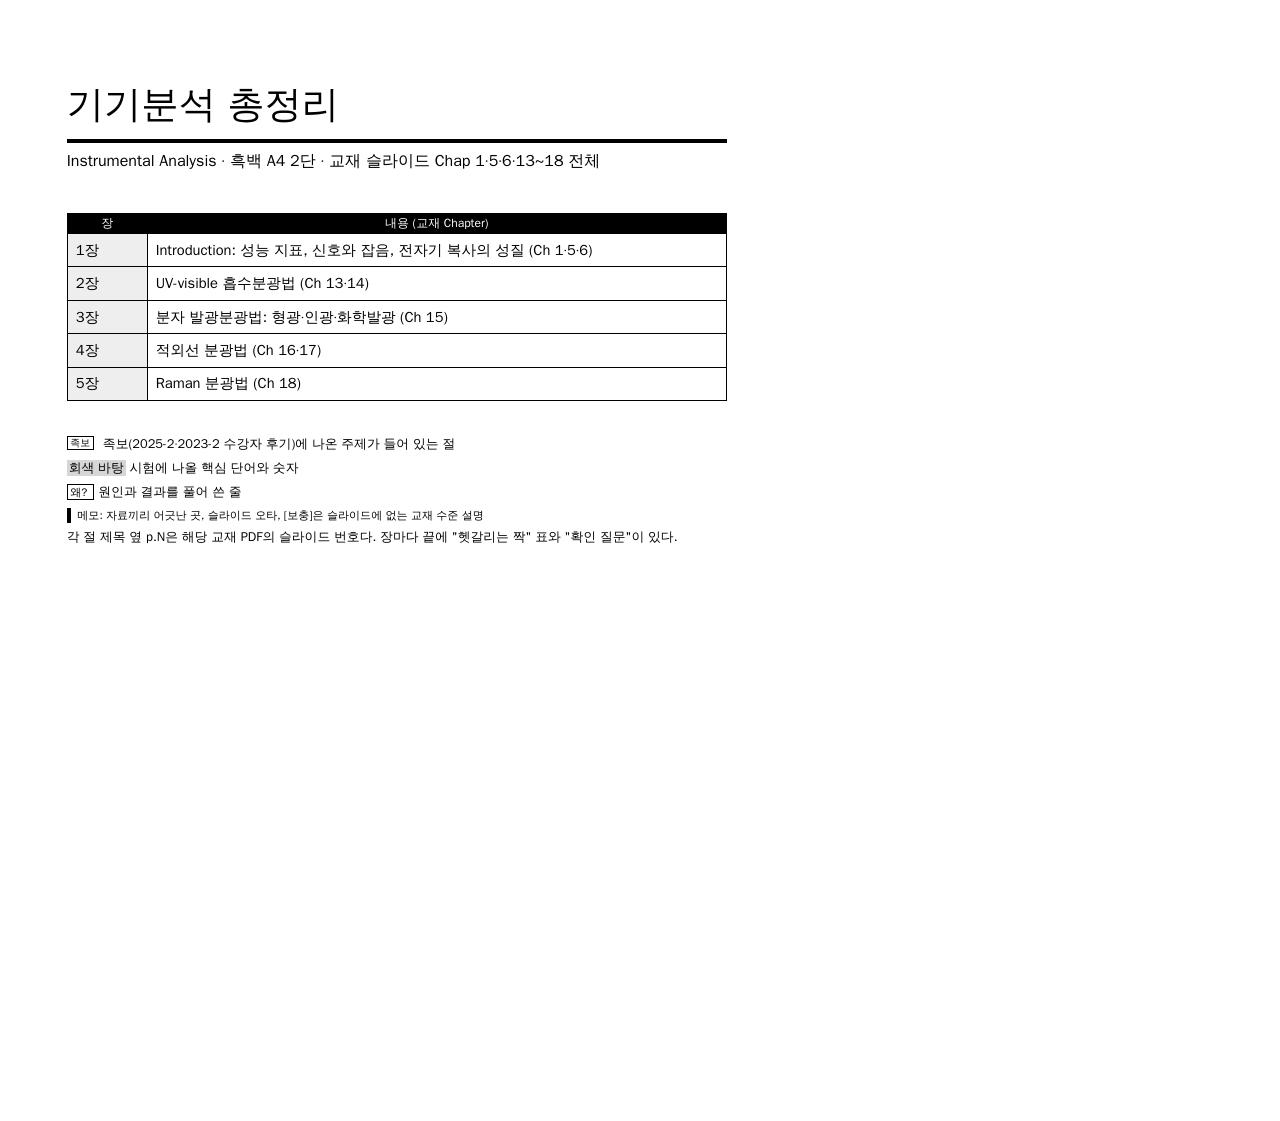
<file: instrumental-analysis/index.html>
<!doctype html><html lang=ko><meta charset=utf-8><title>기기분석 총정리 표지</title>
<link rel=stylesheet href=style.css>
<style>.cover{padding:60pt 50pt}.cover h1{font-size:28pt;border-bottom:3pt solid #000;padding-bottom:6pt}.cover h2{font-size:12pt;font-weight:normal;margin:6pt 0 30pt}
.toc td{font-size:11pt;padding:5pt 6pt}.toc td:first-child{width:60pt}.legend{margin-top:26pt;font-size:9.6pt}.legend p{margin:5pt 0}</style>
<body><div class="page cover">
<h1>기기분석 총정리</h1>
<h2>Instrumental Analysis · 흑백 A4 2단 · 교재 슬라이드 Chap 1·5·6·13~18 전체</h2>
<table class=toc>
<tr><th>장</th><th>내용 (교재 Chapter)</th></tr>
<tr><td>1장</td><td>Introduction: 성능 지표, 신호와 잡음, 전자기 복사의 성질 (Ch 1·5·6)</td></tr>
<tr><td>2장</td><td>UV-visible 흡수분광법 (Ch 13·14)</td></tr>
<tr><td>3장</td><td>분자 발광분광법: 형광·인광·화학발광 (Ch 15)</td></tr>
<tr><td>4장</td><td>적외선 분광법 (Ch 16·17)</td></tr>
<tr><td>5장</td><td>Raman 분광법 (Ch 18)</td></tr>
</table>
<div class=legend>
<p><span class=jb style="margin:0 4pt 0 0">족보</span> 족보(2025-2·2023-2 수강자 후기)에 나온 주제가 들어 있는 절</p>
<p><b>회색 바탕</b> 시험에 나올 핵심 단어와 숫자</p>
<p class=why>원인과 결과를 풀어 쓴 줄</p>
<p class=note>메모: 자료끼리 어긋난 곳, 슬라이드 오타, [보충]은 슬라이드에 없는 교재 수준 설명</p>
<p>각 절 제목 옆 p.N은 해당 교재 PDF의 슬라이드 번호다. 장마다 끝에 "헷갈리는 짝" 표와 "확인 질문"이 있다.</p>
</div></div>
<script>document.body.dataset.ready='1'</script>
</body></html>
</file>
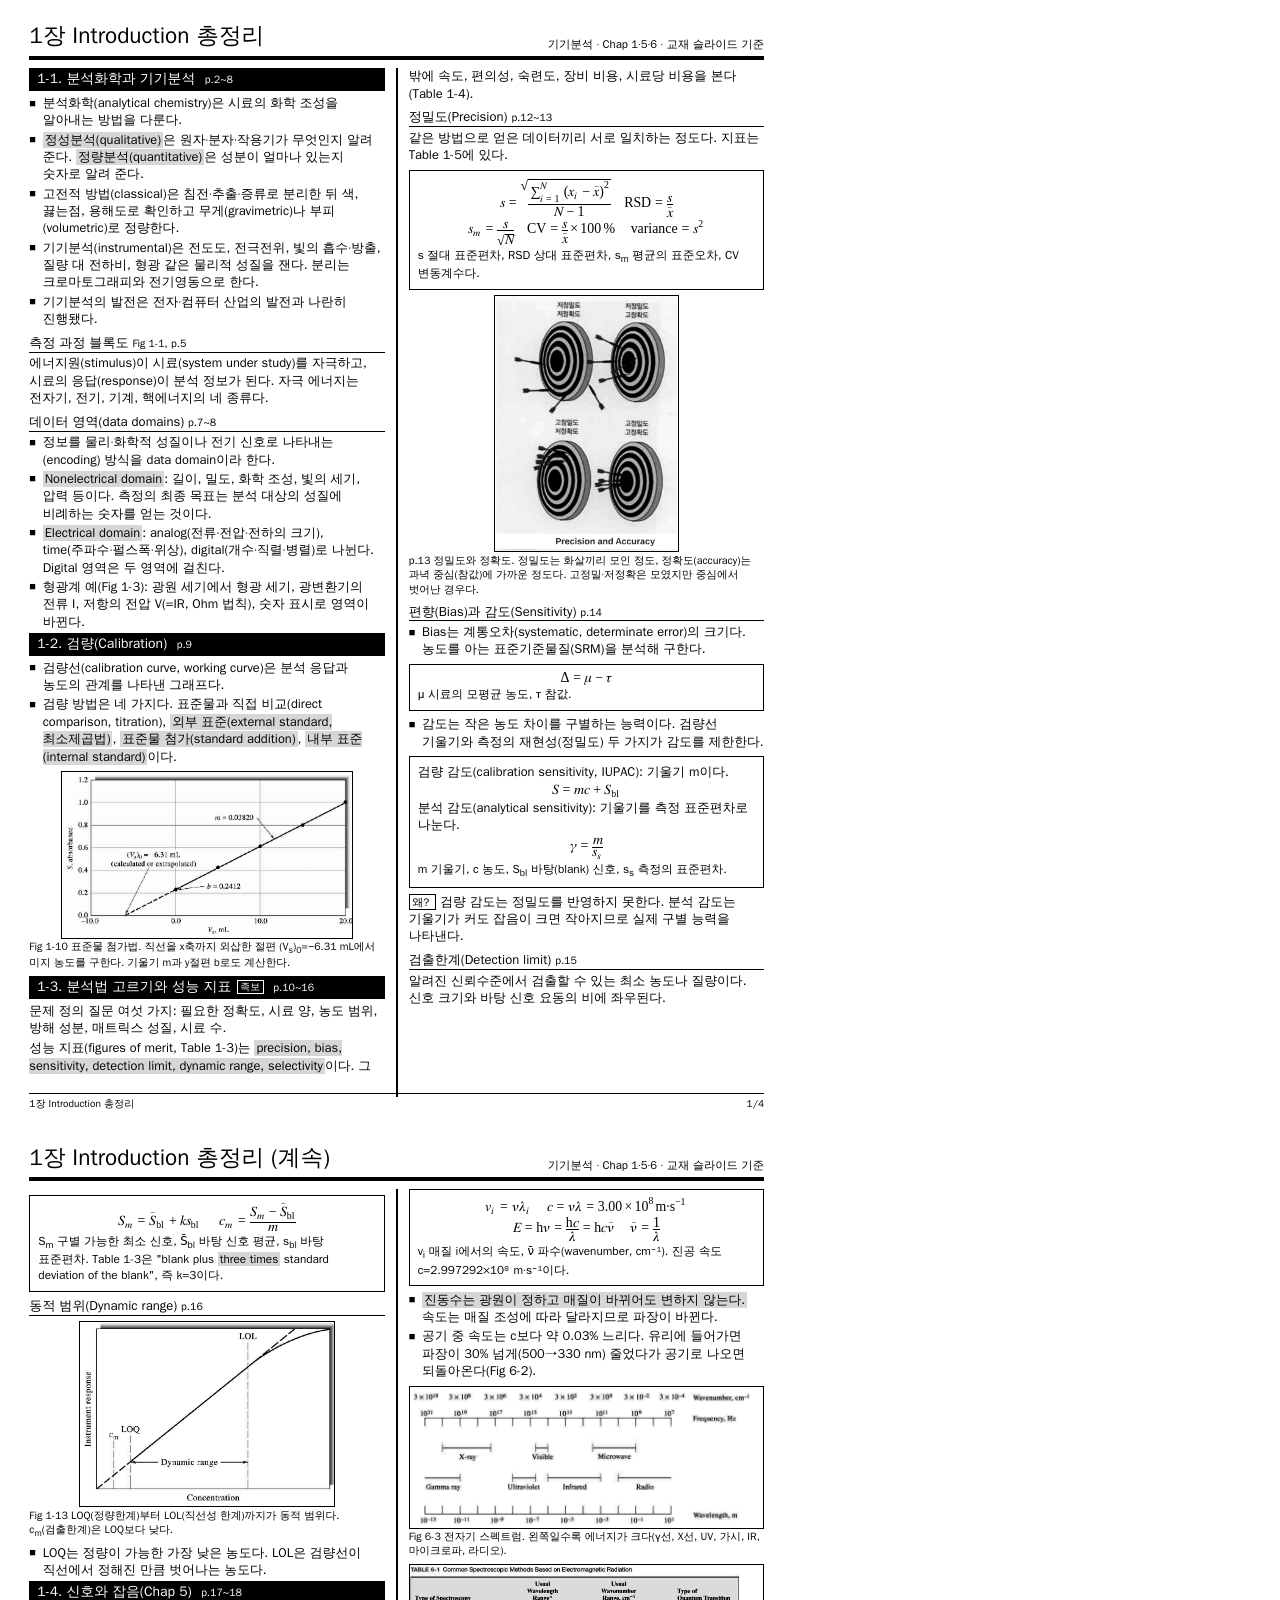
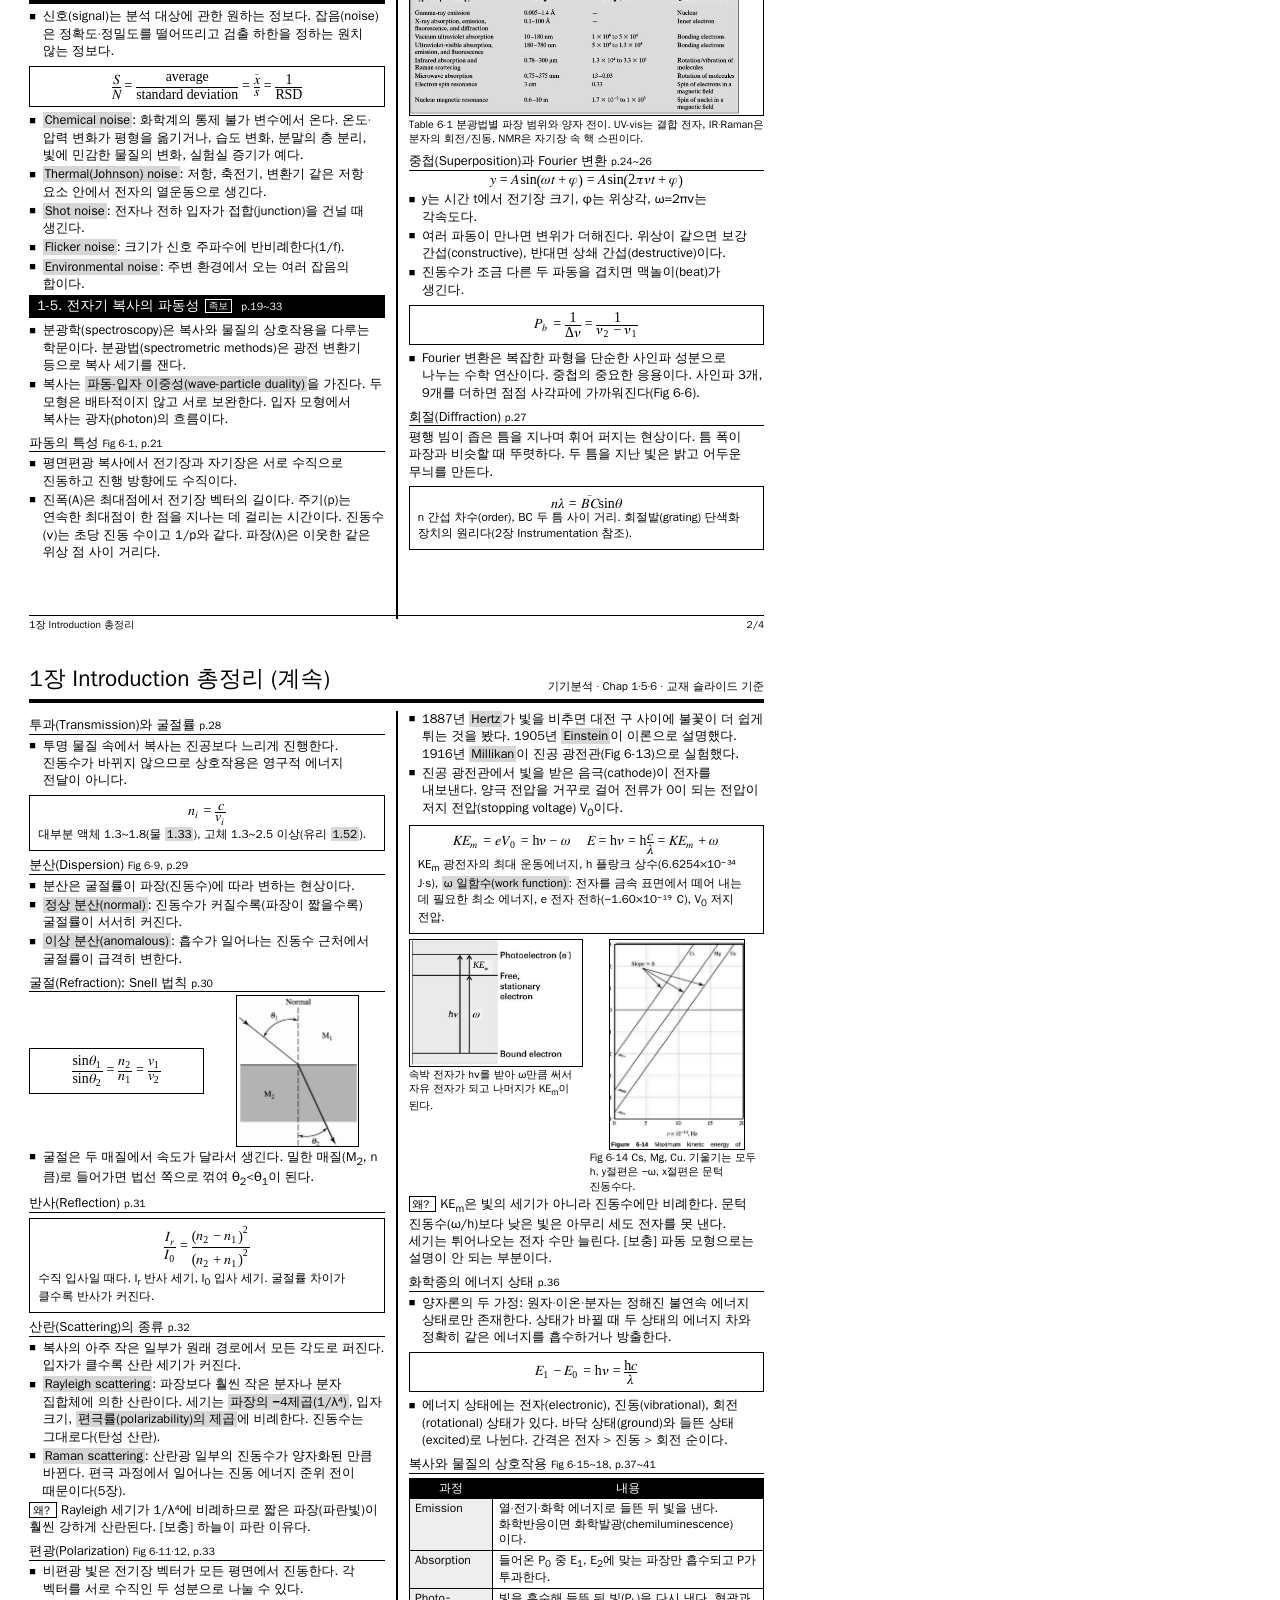
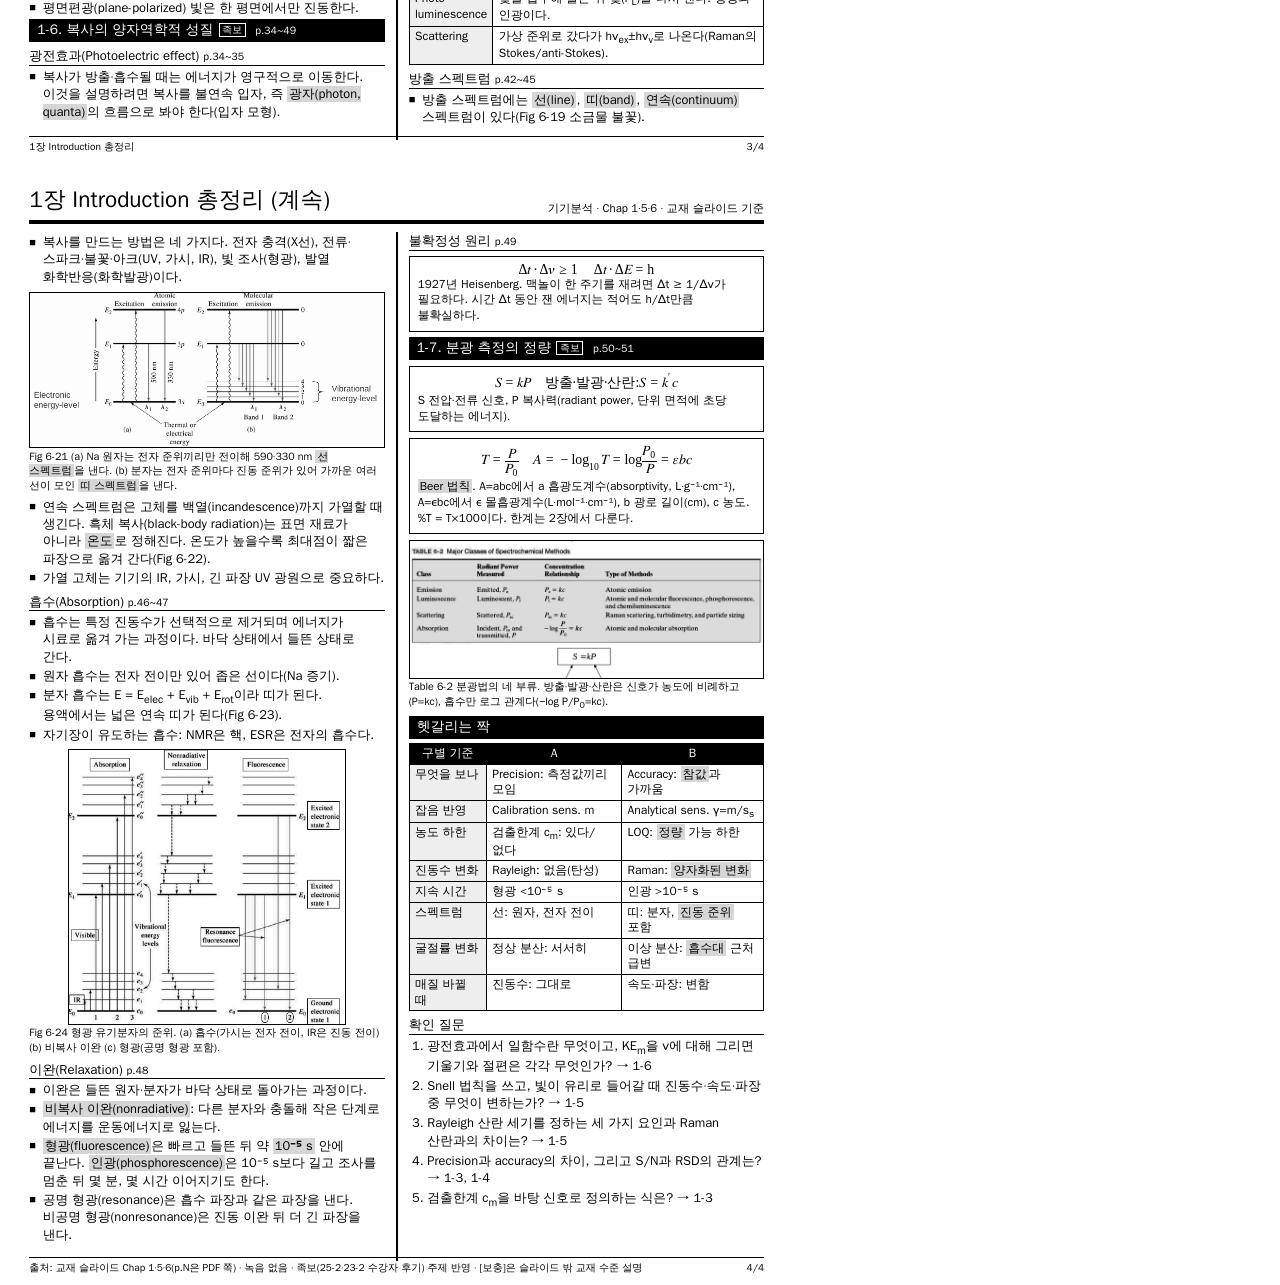
<file: instrumental-analysis/ch01.html>
<!doctype html><html lang=ko><meta charset=utf-8><title>1장 Introduction 총정리</title>
<link rel=stylesheet href=style.css>
<body>
<div id=src data-title="1장 Introduction 총정리" data-sub="기기분석 · Chap 1·5·6 · 교재 슬라이드 기준" data-foot="출처: 교재 슬라이드 Chap 1·5·6(p.N은 PDF 쪽) · 녹음 없음 · 족보(25-2·23-2 수강자 후기) 주제 반영 · [보충]은 슬라이드 밖 교재 수준 설명"><div class=sec><div class=bar>1-1. 분석화학과 기기분석 <small>p.2~8</small></div>
<ul>
<li>분석화학(analytical chemistry)은 시료의 화학 조성을 알아내는 방법을 다룬다.</li>
<li><b>정성분석(qualitative)</b>은 원자·분자·작용기가 무엇인지 알려 준다. <b>정량분석(quantitative)</b>은 성분이 얼마나 있는지 숫자로 알려 준다.</li>
<li>고전적 방법(classical)은 침전·추출·증류로 분리한 뒤 색, 끓는점, 용해도로 확인하고 무게(gravimetric)나 부피(volumetric)로 정량한다.</li>
<li>기기분석(instrumental)은 전도도, 전극전위, 빛의 흡수·방출, 질량 대 전하비, 형광 같은 물리적 성질을 잰다. 분리는 크로마토그래피와 전기영동으로 한다.</li>
<li>기기분석의 발전은 전자·컴퓨터 산업의 발전과 나란히 진행됐다.</li>
</ul>
<div class=sub>측정 과정 블록도 <small>Fig 1-1, p.5</small></div>
<p>에너지원(stimulus)이 시료(system under study)를 자극하고, 시료의 응답(response)이 분석 정보가 된다. 자극 에너지는 전자기, 전기, 기계, 핵에너지의 네 종류다.</p>
<div class=sub>데이터 영역(data domains) <small>p.7~8</small></div>
<ul>
<li>정보를 물리·화학적 성질이나 전기 신호로 나타내는(encoding) 방식을 data domain이라 한다.</li>
<li><b>Nonelectrical domain</b>: 길이, 밀도, 화학 조성, 빛의 세기, 압력 등이다. 측정의 최종 목표는 분석 대상의 성질에 비례하는 숫자를 얻는 것이다.</li>
<li><b>Electrical domain</b>: analog(전류·전압·전하의 크기), time(주파수·펄스폭·위상), digital(개수·직렬·병렬)로 나뉜다. Digital 영역은 두 영역에 걸친다.</li>
<li>형광계 예(Fig 1-3): 광원 세기에서 형광 세기, 광변환기의 전류 I, 저항의 전압 V(=IR, Ohm 법칙), 숫자 표시로 영역이 바뀐다.</li>
</ul>
</div>

<div class=sec><div class=bar>1-2. 검량(Calibration) <small>p.9</small></div>
<ul>
<li>검량선(calibration curve, working curve)은 분석 응답과 농도의 관계를 나타낸 그래프다.</li>
<li>검량 방법은 네 가지다. 표준물과 직접 비교(direct comparison, titration), <b>외부 표준(external standard, 최소제곱법)</b>, <b>표준물 첨가(standard addition)</b>, <b>내부 표준(internal standard)</b>이다.</li>
</ul>
<div class=fig><img src="assets/ch01/std_addition.png" style="width:82%"><small>Fig 1-10 표준물 첨가법. 직선을 x축까지 외삽한 절편 (V<sub>s</sub>)<sub>0</sub>=−6.31 mL에서 미지 농도를 구한다. 기울기 m과 y절편 b로도 계산한다.</small></div>
</div>

<div class=sec><div class=bar>1-3. 분석법 고르기와 성능 지표<span class=jb>족보</span> <small>p.10~16</small></div>
<p>문제 정의 질문 여섯 가지: 필요한 정확도, 시료 양, 농도 범위, 방해 성분, 매트릭스 성질, 시료 수.</p>
<p>성능 지표(figures of merit, Table 1-3)는 <b>precision, bias, sensitivity, detection limit, dynamic range, selectivity</b>이다. 그 밖에 속도, 편의성, 숙련도, 장비 비용, 시료당 비용을 본다(Table 1-4).</p>

<div class=sub>정밀도(Precision) <small>p.12~13</small></div>
<p>같은 방법으로 얻은 데이터끼리 서로 일치하는 정도다. 지표는 Table 1-5에 있다.</p>
<div class=box>
<math display=block><mrow><mi>s</mi><mo>=</mo><msqrt><mfrac><mrow><munderover><mo>∑</mo><mrow><mi>i</mi><mo>=</mo><mn>1</mn></mrow><mi>N</mi></munderover><msup><mrow><mo>(</mo><msub><mi>x</mi><mi>i</mi></msub><mo>−</mo><mover><mi>x</mi><mo>‾</mo></mover><mo>)</mo></mrow><mn>2</mn></msup></mrow><mrow><mi>N</mi><mo>−</mo><mn>1</mn></mrow></mfrac></msqrt><mspace width="10pt"/><mtext>RSD</mtext><mo>=</mo><mfrac><mi>s</mi><mover><mi>x</mi><mo>‾</mo></mover></mfrac></mrow></math>
<math display=block><mrow><msub><mi>s</mi><mi>m</mi></msub><mo>=</mo><mfrac><mi>s</mi><msqrt><mi>N</mi></msqrt></mfrac><mspace width="10pt"/><mtext>CV</mtext><mo>=</mo><mfrac><mi>s</mi><mover><mi>x</mi><mo>‾</mo></mover></mfrac><mo>×</mo><mn>100</mn><mo>%</mo><mspace width="10pt"/><mtext>variance</mtext><mo>=</mo><msup><mi>s</mi><mn>2</mn></msup></mrow></math>
<p class=en>s 절대 표준편차, RSD 상대 표준편차, s<sub>m</sub> 평균의 표준오차, CV 변동계수다.</p>
</div>
<div class=fig><img src="assets/ch01/precision.png" style="width:52%"><small>p.13 정밀도와 정확도. 정밀도는 화살끼리 모인 정도, 정확도(accuracy)는 과녁 중심(참값)에 가까운 정도다. 고정밀·저정확은 모였지만 중심에서 벗어난 경우다.</small></div>

<div class=sub>편향(Bias)과 감도(Sensitivity) <small>p.14</small></div>
<ul>
<li>Bias는 계통오차(systematic, determinate error)의 크기다. 농도를 아는 표준기준물질(SRM)을 분석해 구한다.</li>
</ul>
<div class=box>
<math display=block><mrow><mi mathvariant="normal">Δ</mi><mo>=</mo><mi>μ</mi><mo>−</mo><mi>τ</mi></mrow></math>
<p class=en>μ 시료의 모평균 농도, τ 참값.</p></div>
<ul>
<li>감도는 작은 농도 차이를 구별하는 능력이다. 검량선 기울기와 측정의 재현성(정밀도) 두 가지가 감도를 제한한다.</li>
</ul>
<div class=box>
<p>검량 감도(calibration sensitivity, IUPAC): 기울기 m이다.</p>
<math display=block><mrow><mi>S</mi><mo>=</mo><mi>m</mi><mi>c</mi><mo>+</mo><msub><mi>S</mi><mtext>bl</mtext></msub></mrow></math>
<p>분석 감도(analytical sensitivity): 기울기를 측정 표준편차로 나눈다.</p>
<math display=block><mrow><mi>γ</mi><mo>=</mo><mfrac><mi>m</mi><msub><mi>s</mi><mi>s</mi></msub></mfrac></mrow></math>
<p class=en>m 기울기, c 농도, S<sub>bl</sub> 바탕(blank) 신호, s<sub>s</sub> 측정의 표준편차.</p></div>
<p class=why>검량 감도는 정밀도를 반영하지 못한다. 분석 감도는 기울기가 커도 잡음이 크면 작아지므로 실제 구별 능력을 나타낸다.</p>

<div class=sub>검출한계(Detection limit) <small>p.15</small></div>
<p>알려진 신뢰수준에서 검출할 수 있는 최소 농도나 질량이다. 신호 크기와 바탕 신호 요동의 비에 좌우된다.</p>
<div class=box>
<math display=block><mrow><msub><mi>S</mi><mi>m</mi></msub><mo>=</mo><msub><mover><mi>S</mi><mo>‾</mo></mover><mtext>bl</mtext></msub><mo>+</mo><mi>k</mi><msub><mi>s</mi><mtext>bl</mtext></msub><mspace width="14pt"/><msub><mi>c</mi><mi>m</mi></msub><mo>=</mo><mfrac><mrow><msub><mi>S</mi><mi>m</mi></msub><mo>−</mo><msub><mover><mi>S</mi><mo>‾</mo></mover><mtext>bl</mtext></msub></mrow><mi>m</mi></mfrac></mrow></math>
<p class=en>S<sub>m</sub> 구별 가능한 최소 신호, S̄<sub>bl</sub> 바탕 신호 평균, s<sub>bl</sub> 바탕 표준편차. Table 1-3은 "blank plus <b>three times</b> standard deviation of the blank", 즉 k=3이다.</p></div>

<div class=sub>동적 범위(Dynamic range) <small>p.16</small></div>
<div class=fig><img src="assets/ch01/dynamic_range.png" style="width:72%"><small>Fig 1-13 LOQ(정량한계)부터 LOL(직선성 한계)까지가 동적 범위다. c<sub>m</sub>(검출한계)은 LOQ보다 낮다.</small></div>
<ul>
<li>LOQ는 정량이 가능한 가장 낮은 농도다. LOL은 검량선이 직선에서 정해진 만큼 벗어나는 농도다.</li>
</ul>
</div>

<div class=sec><div class=bar>1-4. 신호와 잡음(Chap 5) <small>p.17~18</small></div>
<ul>
<li>신호(signal)는 분석 대상에 관한 원하는 정보다. 잡음(noise)은 정확도·정밀도를 떨어뜨리고 검출 하한을 정하는 원치 않는 정보다.</li>
</ul>
<div class=box><math display=block><mrow><mfrac><mi>S</mi><mi>N</mi></mfrac><mo>=</mo><mfrac><mtext>average</mtext><mtext>standard deviation</mtext></mfrac><mo>=</mo><mfrac><mover><mi>x</mi><mo>‾</mo></mover><mi>s</mi></mfrac><mo>=</mo><mfrac><mn>1</mn><mtext>RSD</mtext></mfrac></mrow></math></div>
<ul>
<li><b>Chemical noise</b>: 화학계의 통제 불가 변수에서 온다. 온도·압력 변화가 평형을 옮기거나, 습도 변화, 분말의 층 분리, 빛에 민감한 물질의 변화, 실험실 증기가 예다.</li>
<li><b>Thermal(Johnson) noise</b>: 저항, 축전기, 변환기 같은 저항 요소 안에서 전자의 열운동으로 생긴다.</li>
<li><b>Shot noise</b>: 전자나 전하 입자가 접합(junction)을 건널 때 생긴다.</li>
<li><b>Flicker noise</b>: 크기가 신호 주파수에 반비례한다(1/f).</li>
<li><b>Environmental noise</b>: 주변 환경에서 오는 여러 잡음의 합이다.</li>
</ul>
</div>





<div class=sec><div class=bar>1-5. 전자기 복사의 파동성<span class=jb>족보</span> <small>p.19~33</small></div>
<ul>
<li>분광학(spectroscopy)은 복사와 물질의 상호작용을 다루는 학문이다. 분광법(spectrometric methods)은 광전 변환기 등으로 복사 세기를 잰다.</li>
<li>복사는 <b>파동-입자 이중성(wave-particle duality)</b>을 가진다. 두 모형은 배타적이지 않고 서로 보완한다. 입자 모형에서 복사는 광자(photon)의 흐름이다.</li>
</ul>
<div class=sub>파동의 특성 <small>Fig 6-1, p.21</small></div>
<ul>
<li>평면편광 복사에서 전기장과 자기장은 서로 수직으로 진동하고 진행 방향에도 수직이다.</li>
<li>진폭(A)은 최대점에서 전기장 벡터의 길이다. 주기(p)는 연속한 최대점이 한 점을 지나는 데 걸리는 시간이다. 진동수(ν)는 초당 진동 수이고 1/p와 같다. 파장(λ)은 이웃한 같은 위상 점 사이 거리다.</li>
</ul>
<div class=box>
<math display=block><mrow><msub><mi>v</mi><mi>i</mi></msub><mo>=</mo><mi>ν</mi><msub><mi>λ</mi><mi>i</mi></msub><mspace width="12pt"/><mi>c</mi><mo>=</mo><mi>ν</mi><mi>λ</mi><mo>=</mo><mn>3.00</mn><mo>×</mo><msup><mn>10</mn><mn>8</mn></msup><mtext> m·s</mtext><msup><mi></mi><mrow><mo>−</mo><mn>1</mn></mrow></msup></mrow></math>
<math display=block><mrow><mi>E</mi><mo>=</mo><mi mathvariant="normal">h</mi><mi>ν</mi><mo>=</mo><mfrac><mrow><mi mathvariant="normal">h</mi><mi>c</mi></mrow><mi>λ</mi></mfrac><mo>=</mo><mi mathvariant="normal">h</mi><mi>c</mi><mover><mi>ν</mi><mo>‾</mo></mover><mspace width="12pt"/><mover><mi>ν</mi><mo>‾</mo></mover><mo>=</mo><mfrac><mn>1</mn><mi>λ</mi></mfrac></mrow></math>
<p class=en>v<sub>i</sub> 매질 i에서의 속도, ν̄ 파수(wavenumber, cm⁻¹). 진공 속도 c=2.997292×10⁸ m·s⁻¹이다.</p></div>
<ul>
<li><b>진동수는 광원이 정하고 매질이 바뀌어도 변하지 않는다.</b> 속도는 매질 조성에 따라 달라지므로 파장이 바뀐다.</li>
<li>공기 중 속도는 c보다 약 0.03% 느리다. 유리에 들어가면 파장이 30% 넘게(500→330 nm) 줄었다가 공기로 나오면 되돌아온다(Fig 6-2).</li>
</ul>
<div class=fig><img src="assets/ch01/em_spectrum.png"><small>Fig 6-3 전자기 스펙트럼. 왼쪽일수록 에너지가 크다(γ선, X선, UV, 가시, IR, 마이크로파, 라디오).</small></div>
<div class=fig><img src="assets/ch01/table6_1.png"><small>Table 6-1 분광법별 파장 범위와 양자 전이. UV-vis는 결합 전자, IR·Raman은 분자의 회전/진동, NMR은 자기장 속 핵 스핀이다.</small></div>

<div class=sub>중첩(Superposition)과 Fourier 변환 <small>p.24~26</small></div>
<math display=block><mrow><mi>y</mi><mo>=</mo><mi>A</mi><mi>sin</mi><mo>(</mo><mi>ω</mi><mi>t</mi><mo>+</mo><mi>φ</mi><mo>)</mo><mo>=</mo><mi>A</mi><mi>sin</mi><mo>(</mo><mn>2</mn><mi>π</mi><mi>ν</mi><mi>t</mi><mo>+</mo><mi>φ</mi><mo>)</mo></mrow></math>
<ul>
<li>y는 시간 t에서 전기장 크기, φ는 위상각, ω=2πν는 각속도다.</li>
<li>여러 파동이 만나면 변위가 더해진다. 위상이 같으면 보강 간섭(constructive), 반대면 상쇄 간섭(destructive)이다.</li>
<li>진동수가 조금 다른 두 파동을 겹치면 맥놀이(beat)가 생긴다.</li>
</ul>
<div class=box><math display=block><mrow><msub><mi>P</mi><mi>b</mi></msub><mo>=</mo><mfrac><mn>1</mn><mrow><mi mathvariant="normal">Δ</mi><mi>ν</mi></mrow></mfrac><mo>=</mo><mfrac><mn>1</mn><mrow><msub><mi>ν</mi><mn>2</mn></msub><mo>−</mo><msub><mi>ν</mi><mn>1</mn></msub></mrow></mfrac></mrow></math></div>
<ul>
<li>Fourier 변환은 복잡한 파형을 단순한 사인파 성분으로 나누는 수학 연산이다. 중첩의 중요한 응용이다. 사인파 3개, 9개를 더하면 점점 사각파에 가까워진다(Fig 6-6).</li>
</ul>

<div class=sub>회절(Diffraction) <small>p.27</small></div>
<p>평행 빔이 좁은 틈을 지나며 휘어 퍼지는 현상이다. 틈 폭이 파장과 비슷할 때 뚜렷하다. 두 틈을 지난 빛은 밝고 어두운 무늬를 만든다.</p>
<div class=box><math display=block><mrow><mi>n</mi><mi>λ</mi><mo>=</mo><mover><mrow><mi>B</mi><mi>C</mi></mrow><mo>‾</mo></mover><mi>sin</mi><mi>θ</mi></mrow></math><p class=en>n 간섭 차수(order), BC 두 틈 사이 거리. 회절발(grating) 단색화 장치의 원리다(2장 Instrumentation 참조).</p></div>

<div class=sub>투과(Transmission)와 굴절률 <small>p.28</small></div>
<ul>
<li>투명 물질 속에서 복사는 진공보다 느리게 진행한다. 진동수가 바뀌지 않으므로 상호작용은 영구적 에너지 전달이 아니다.</li>
</ul>
<div class=box><math display=block><mrow><msub><mi>n</mi><mi>i</mi></msub><mo>=</mo><mfrac><mi>c</mi><msub><mi>v</mi><mi>i</mi></msub></mfrac></mrow></math><p class=en>대부분 액체 1.3~1.8(물 <b>1.33</b>), 고체 1.3~2.5 이상(유리 <b>1.52</b>).</p></div>

<div class=sub>분산(Dispersion) <small>Fig 6-9, p.29</small></div>
<ul>
<li>분산은 굴절률이 파장(진동수)에 따라 변하는 현상이다.</li>
<li><b>정상 분산(normal)</b>: 진동수가 커질수록(파장이 짧을수록) 굴절률이 서서히 커진다.</li>
<li><b>이상 분산(anomalous)</b>: 흡수가 일어나는 진동수 근처에서 굴절률이 급격히 변한다.</li>
</ul>

<div class=sub>굴절(Refraction): Snell 법칙 <small>p.30</small></div>
<div class=two style="align-items:center">
<div class=box style="margin:0"><math display=block><mrow><mfrac><mrow><mi>sin</mi><msub><mi>θ</mi><mn>1</mn></msub></mrow><mrow><mi>sin</mi><msub><mi>θ</mi><mn>2</mn></msub></mrow></mfrac><mo>=</mo><mfrac><msub><mi>n</mi><mn>2</mn></msub><msub><mi>n</mi><mn>1</mn></msub></mfrac><mo>=</mo><mfrac><msub><mi>v</mi><mn>1</mn></msub><msub><mi>v</mi><mn>2</mn></msub></mfrac></mrow></math></div>
<div class=fig style="margin:0"><img src="assets/ch01/snell.png" style="width:70%"></div>
</div>
<ul>
<li>굴절은 두 매질에서 속도가 달라서 생긴다. 밀한 매질(M<sub>2</sub>, n 큼)로 들어가면 법선 쪽으로 꺾여 θ<sub>2</sub>&lt;θ<sub>1</sub>이 된다.</li>
</ul>

<div class=sub>반사(Reflection) <small>p.31</small></div>
<div class=box><math display=block><mrow><mfrac><msub><mi>I</mi><mi>r</mi></msub><msub><mi>I</mi><mn>0</mn></msub></mfrac><mo>=</mo><mfrac><msup><mrow><mo>(</mo><msub><mi>n</mi><mn>2</mn></msub><mo>−</mo><msub><mi>n</mi><mn>1</mn></msub><mo>)</mo></mrow><mn>2</mn></msup><msup><mrow><mo>(</mo><msub><mi>n</mi><mn>2</mn></msub><mo>+</mo><msub><mi>n</mi><mn>1</mn></msub><mo>)</mo></mrow><mn>2</mn></msup></mfrac></mrow></math><p class=en>수직 입사일 때다. I<sub>r</sub> 반사 세기, I<sub>0</sub> 입사 세기. 굴절률 차이가 클수록 반사가 커진다.</p></div>

<div class=sub>산란(Scattering)의 종류 <small>p.32</small></div>
<ul>
<li>복사의 아주 작은 일부가 원래 경로에서 모든 각도로 퍼진다. 입자가 클수록 산란 세기가 커진다.</li>
<li><b>Rayleigh scattering</b>: 파장보다 훨씬 작은 분자나 분자 집합체에 의한 산란이다. 세기는 <b>파장의 −4제곱(1/λ⁴)</b>, 입자 크기, <b>편극률(polarizability)의 제곱</b>에 비례한다. 진동수는 그대로다(탄성 산란).</li>
<li><b>Raman scattering</b>: 산란광 일부의 진동수가 양자화된 만큼 바뀐다. 편극 과정에서 일어나는 진동 에너지 준위 전이 때문이다(5장).</li>
</ul>
<p class=why>Rayleigh 세기가 1/λ⁴에 비례하므로 짧은 파장(파란빛)이 훨씬 강하게 산란된다. [보충] 하늘이 파란 이유다.</p>

<div class=sub>편광(Polarization) <small>Fig 6-11·12, p.33</small></div>
<ul>
<li>비편광 빛은 전기장 벡터가 모든 평면에서 진동한다. 각 벡터를 서로 수직인 두 성분으로 나눌 수 있다.</li>
<li>평면편광(plane-polarized) 빛은 한 평면에서만 진동한다.</li>
</ul>
</div>





<div class=sec><div class=bar>1-6. 복사의 양자역학적 성질<span class=jb>족보</span> <small>p.34~49</small></div>
<div class=sub>광전효과(Photoelectric effect) <small>p.34~35</small></div>
<ul>
<li>복사가 방출·흡수될 때는 에너지가 영구적으로 이동한다. 이것을 설명하려면 복사를 불연속 입자, 즉 <b>광자(photon, quanta)</b>의 흐름으로 봐야 한다(입자 모형).</li>
<li>1887년 <b>Hertz</b>가 빛을 비추면 대전 구 사이에 불꽃이 더 쉽게 튀는 것을 봤다. 1905년 <b>Einstein</b>이 이론으로 설명했다. 1916년 <b>Millikan</b>이 진공 광전관(Fig 6-13)으로 실험했다.</li>
<li>진공 광전관에서 빛을 받은 음극(cathode)이 전자를 내보낸다. 양극 전압을 거꾸로 걸어 전류가 0이 되는 전압이 저지 전압(stopping voltage) V<sub>0</sub>이다.</li>
</ul>
<div class=box>
<math display=block><mrow><mi>K</mi><msub><mi>E</mi><mi>m</mi></msub><mo>=</mo><mi>e</mi><msub><mi>V</mi><mn>0</mn></msub><mo>=</mo><mi mathvariant="normal">h</mi><mi>ν</mi><mo>−</mo><mi>ω</mi><mspace width="12pt"/><mi>E</mi><mo>=</mo><mi mathvariant="normal">h</mi><mi>ν</mi><mo>=</mo><mi mathvariant="normal">h</mi><mfrac><mi>c</mi><mi>λ</mi></mfrac><mo>=</mo><mi>K</mi><msub><mi>E</mi><mi>m</mi></msub><mo>+</mo><mi>ω</mi></mrow></math>
<p class=en>KE<sub>m</sub> 광전자의 최대 운동에너지, h 플랑크 상수(6.6254×10⁻³⁴ J·s), <b>ω 일함수(work function)</b>: 전자를 금속 표면에서 떼어 내는 데 필요한 최소 에너지, e 전자 전하(−1.60×10⁻¹⁹ C), V<sub>0</sub> 저지 전압.</p></div>
<div class=two>
<div class=fig style="margin:0"><img src="assets/ch01/photo_diagram.png"><small>속박 전자가 hν를 받아 ω만큼 써서 자유 전자가 되고 나머지가 KE<sub>m</sub>이 된다.</small></div>
<div class=fig style="margin:0"><img src="assets/ch01/photo_graph.png" style="width:78%"><small>Fig 6-14 Cs, Mg, Cu. 기울기는 모두 h, y절편은 −ω, x절편은 문턱 진동수다.</small></div>
</div>
<p class=why>KE<sub>m</sub>은 빛의 세기가 아니라 진동수에만 비례한다. 문턱 진동수(ω/h)보다 낮은 빛은 아무리 세도 전자를 못 낸다. 세기는 튀어나오는 전자 수만 늘린다. [보충] 파동 모형으로는 설명이 안 되는 부분이다.</p>

<div class=sub>화학종의 에너지 상태 <small>p.36</small></div>
<ul>
<li>양자론의 두 가정: 원자·이온·분자는 정해진 불연속 에너지 상태로만 존재한다. 상태가 바뀔 때 두 상태의 에너지 차와 정확히 같은 에너지를 흡수하거나 방출한다.</li>
</ul>
<div class=box><math display=block><mrow><msub><mi>E</mi><mn>1</mn></msub><mo>−</mo><msub><mi>E</mi><mn>0</mn></msub><mo>=</mo><mi mathvariant="normal">h</mi><mi>ν</mi><mo>=</mo><mfrac><mrow><mi mathvariant="normal">h</mi><mi>c</mi></mrow><mi>λ</mi></mfrac></mrow></math></div>
<ul><li>에너지 상태에는 전자(electronic), 진동(vibrational), 회전(rotational) 상태가 있다. 바닥 상태(ground)와 들뜬 상태(excited)로 나뉜다. 간격은 전자 &gt; 진동 &gt; 회전 순이다.</li></ul>

<div class=sub>복사와 물질의 상호작용 <small>Fig 6-15~18, p.37~41</small></div>
<table><tr><th>과정</th><th>내용</th></tr>
<tr><td>Emission</td><td>열·전기·화학 에너지로 들뜬 뒤 빛을 낸다. 화학반응이면 화학발광(chemiluminescence)이다.</td></tr>
<tr><td>Absorption</td><td>들어온 P<sub>0</sub> 중 E<sub>1</sub>, E<sub>2</sub>에 맞는 파장만 흡수되고 P가 투과한다.</td></tr>
<tr><td>Photo&shy;luminescence</td><td>빛을 흡수해 들뜬 뒤 빛(P<sub>L</sub>)을 다시 낸다. 형광과 인광이다.</td></tr>
<tr><td>Scattering</td><td>가상 준위로 갔다가 hν<sub>ex</sub>±hν<sub>v</sub>로 나온다(Raman의 Stokes/anti-Stokes).</td></tr></table>

<div class=sub>방출 스펙트럼 <small>p.42~45</small></div>
<ul>
<li>방출 스펙트럼에는 <b>선(line)</b>, <b>띠(band)</b>, <b>연속(continuum)</b> 스펙트럼이 있다(Fig 6-19 소금물 불꽃).</li>
<li>복사를 만드는 방법은 네 가지다. 전자 충격(X선), 전류·스파크·불꽃·아크(UV, 가시, IR), 빛 조사(형광), 발열 화학반응(화학발광)이다.</li>
</ul>
<div class=fig><img src="assets/ch01/line_band.png"><small>Fig 6-21 (a) Na 원자는 전자 준위끼리만 전이해 590·330 nm <b>선 스펙트럼</b>을 낸다. (b) 분자는 전자 준위마다 진동 준위가 있어 가까운 여러 선이 모인 <b>띠 스펙트럼</b>을 낸다.</small></div>
<ul>
<li>연속 스펙트럼은 고체를 백열(incandescence)까지 가열할 때 생긴다. 흑체 복사(black-body radiation)는 표면 재료가 아니라 <b>온도</b>로 정해진다. 온도가 높을수록 최대점이 짧은 파장으로 옮겨 간다(Fig 6-22).</li>
<li>가열 고체는 기기의 IR, 가시, 긴 파장 UV 광원으로 중요하다.</li>
</ul>

<div class=sub>흡수(Absorption) <small>p.46~47</small></div>
<ul>
<li>흡수는 특정 진동수가 선택적으로 제거되며 에너지가 시료로 옮겨 가는 과정이다. 바닥 상태에서 들뜬 상태로 간다.</li>
<li>원자 흡수는 전자 전이만 있어 좁은 선이다(Na 증기).</li>
<li>분자 흡수는 E = E<sub>elec</sub> + E<sub>vib</sub> + E<sub>rot</sub>이라 띠가 된다. 용액에서는 넓은 연속 띠가 된다(Fig 6-23).</li>
<li>자기장이 유도하는 흡수: NMR은 핵, ESR은 전자의 흡수다.</li>
</ul>
<div class=fig><img src="assets/ch01/energy_levels.png" style="width:78%"><small>Fig 6-24 형광 유기분자의 준위. (a) 흡수(가시는 전자 전이, IR은 진동 전이) (b) 비복사 이완 (c) 형광(공명 형광 포함).</small></div>

<div class=sub>이완(Relaxation) <small>p.48</small></div>
<ul>
<li>이완은 들뜬 원자·분자가 바닥 상태로 돌아가는 과정이다.</li>
<li><b>비복사 이완(nonradiative)</b>: 다른 분자와 충돌해 작은 단계로 에너지를 운동에너지로 잃는다.</li>
<li><b>형광(fluorescence)</b>은 빠르고 들뜬 뒤 약 <b>10⁻⁵ s</b> 안에 끝난다. <b>인광(phosphorescence)</b>은 10⁻⁵ s보다 길고 조사를 멈춘 뒤 몇 분, 몇 시간 이어지기도 한다.</li>
<li>공명 형광(resonance)은 흡수 파장과 같은 파장을 낸다. 비공명 형광(nonresonance)은 진동 이완 뒤 더 긴 파장을 낸다.</li>
</ul>

<div class=sub>불확정성 원리 <small>p.49</small></div>
<div class=box><math display=block><mrow><mi mathvariant="normal">Δ</mi><mi>t</mi><mo>·</mo><mi mathvariant="normal">Δ</mi><mi>ν</mi><mo>≥</mo><mn>1</mn><mspace width="12pt"/><mi mathvariant="normal">Δ</mi><mi>t</mi><mo>·</mo><mi mathvariant="normal">Δ</mi><mi>E</mi><mo>=</mo><mi mathvariant="normal">h</mi></mrow></math>
<p class=en>1927년 Heisenberg. 맥놀이 한 주기를 재려면 Δt ≥ 1/Δν가 필요하다. 시간 Δt 동안 잰 에너지는 적어도 h/Δt만큼 불확실하다.</p></div>
</div>

<div class=sec><div class=bar>1-7. 분광 측정의 정량<span class=jb>족보</span> <small>p.50~51</small></div>
<div class=box><math display=block><mrow><mi>S</mi><mo>=</mo><mi>k</mi><mi>P</mi><mspace width="10pt"/><mtext>방출·발광·산란: </mtext><mi>S</mi><mo>=</mo><msup><mi>k</mi><mo>′</mo></msup><mi>c</mi></mrow></math>
<p class=en>S 전압·전류 신호, P 복사력(radiant power, 단위 면적에 초당 도달하는 에너지).</p></div>
<div class=box>
<math display=block><mrow><mi>T</mi><mo>=</mo><mfrac><mi>P</mi><msub><mi>P</mi><mn>0</mn></msub></mfrac><mspace width="10pt"/><mi>A</mi><mo>=</mo><mo>−</mo><msub><mi>log</mi><mn>10</mn></msub><mi>T</mi><mo>=</mo><mi>log</mi><mfrac><msub><mi>P</mi><mn>0</mn></msub><mi>P</mi></mfrac><mo>=</mo><mi>ε</mi><mi>b</mi><mi>c</mi></mrow></math>
<p class=en><b>Beer 법칙</b>. A=abc에서 a 흡광도계수(absorptivity, L·g⁻¹·cm⁻¹), A=εbc에서 ε 몰흡광계수(L·mol⁻¹·cm⁻¹), b 광로 길이(cm), c 농도. %T = T×100이다. 한계는 2장에서 다룬다.</p></div>
<div class=fig><img src="assets/ch01/table6_2.png"><small>Table 6-2 분광법의 네 부류. 방출·발광·산란은 신호가 농도에 비례하고(P=kc), 흡수만 로그 관계다(−log P/P<sub>0</sub>=kc).</small></div>
</div>

<div class=sec><div class=bar>헷갈리는 짝</div>
<table>
<tr><th>구별 기준</th><th>A</th><th>B</th></tr>
<tr><td>무엇을 보나</td><td>Precision: 측정값끼리 모임</td><td>Accuracy: <b>참값</b>과 가까움</td></tr>
<tr><td>잡음 반영</td><td>Calibration sens. m</td><td>Analytical sens. γ=m/s<sub>s</sub></td></tr>
<tr><td>농도 하한</td><td>검출한계 c<sub>m</sub>: 있다/없다</td><td>LOQ: <b>정량</b> 가능 하한</td></tr>
<tr><td>진동수 변화</td><td>Rayleigh: 없음(탄성)</td><td>Raman: <b>양자화된 변화</b></td></tr>
<tr><td>지속 시간</td><td>형광 &lt;10⁻⁵ s</td><td>인광 &gt;10⁻⁵ s</td></tr>
<tr><td>스펙트럼</td><td>선: 원자, 전자 전이</td><td>띠: 분자, <b>진동 준위</b> 포함</td></tr>
<tr><td>굴절률 변화</td><td>정상 분산: 서서히</td><td>이상 분산: <b>흡수대</b> 근처 급변</td></tr>
<tr><td>매질 바뀔 때</td><td>진동수: 그대로</td><td>속도·파장: 변함</td></tr>
</table></div>

<div class=sec><div class=sub>확인 질문</div>
<ol class=q>
<li>광전효과에서 일함수란 무엇이고, KE<sub>m</sub>을 ν에 대해 그리면 기울기와 절편은 각각 무엇인가? → 1-6</li>
<li>Snell 법칙을 쓰고, 빛이 유리로 들어갈 때 진동수·속도·파장 중 무엇이 변하는가? → 1-5</li>
<li>Rayleigh 산란 세기를 정하는 세 가지 요인과 Raman 산란과의 차이는? → 1-5</li>
<li>Precision과 accuracy의 차이, 그리고 S/N과 RSD의 관계는? → 1-3, 1-4</li>
<li>검출한계 c<sub>m</sub>을 바탕 신호로 정의하는 식은? → 1-3</li>
</ol></div>
</div>
<script src=paginate.js></script>
</body></html>
</file>
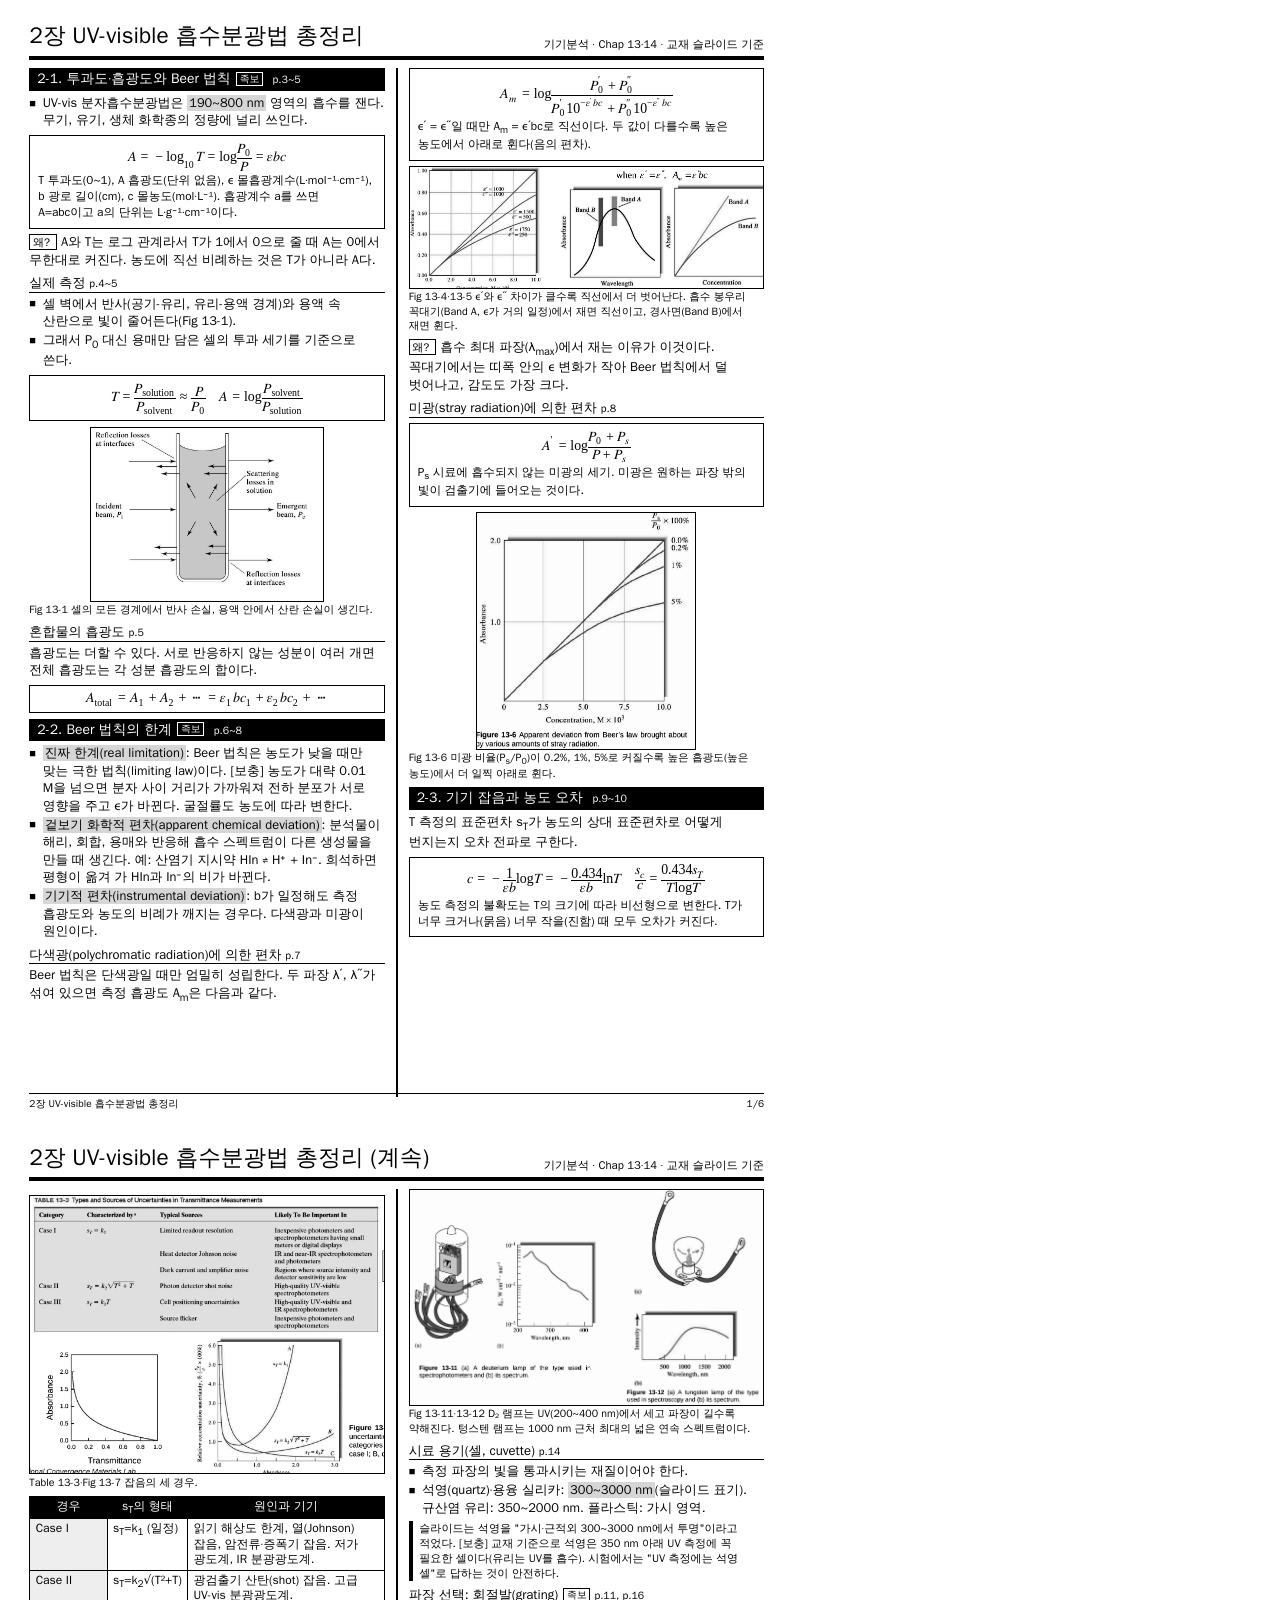
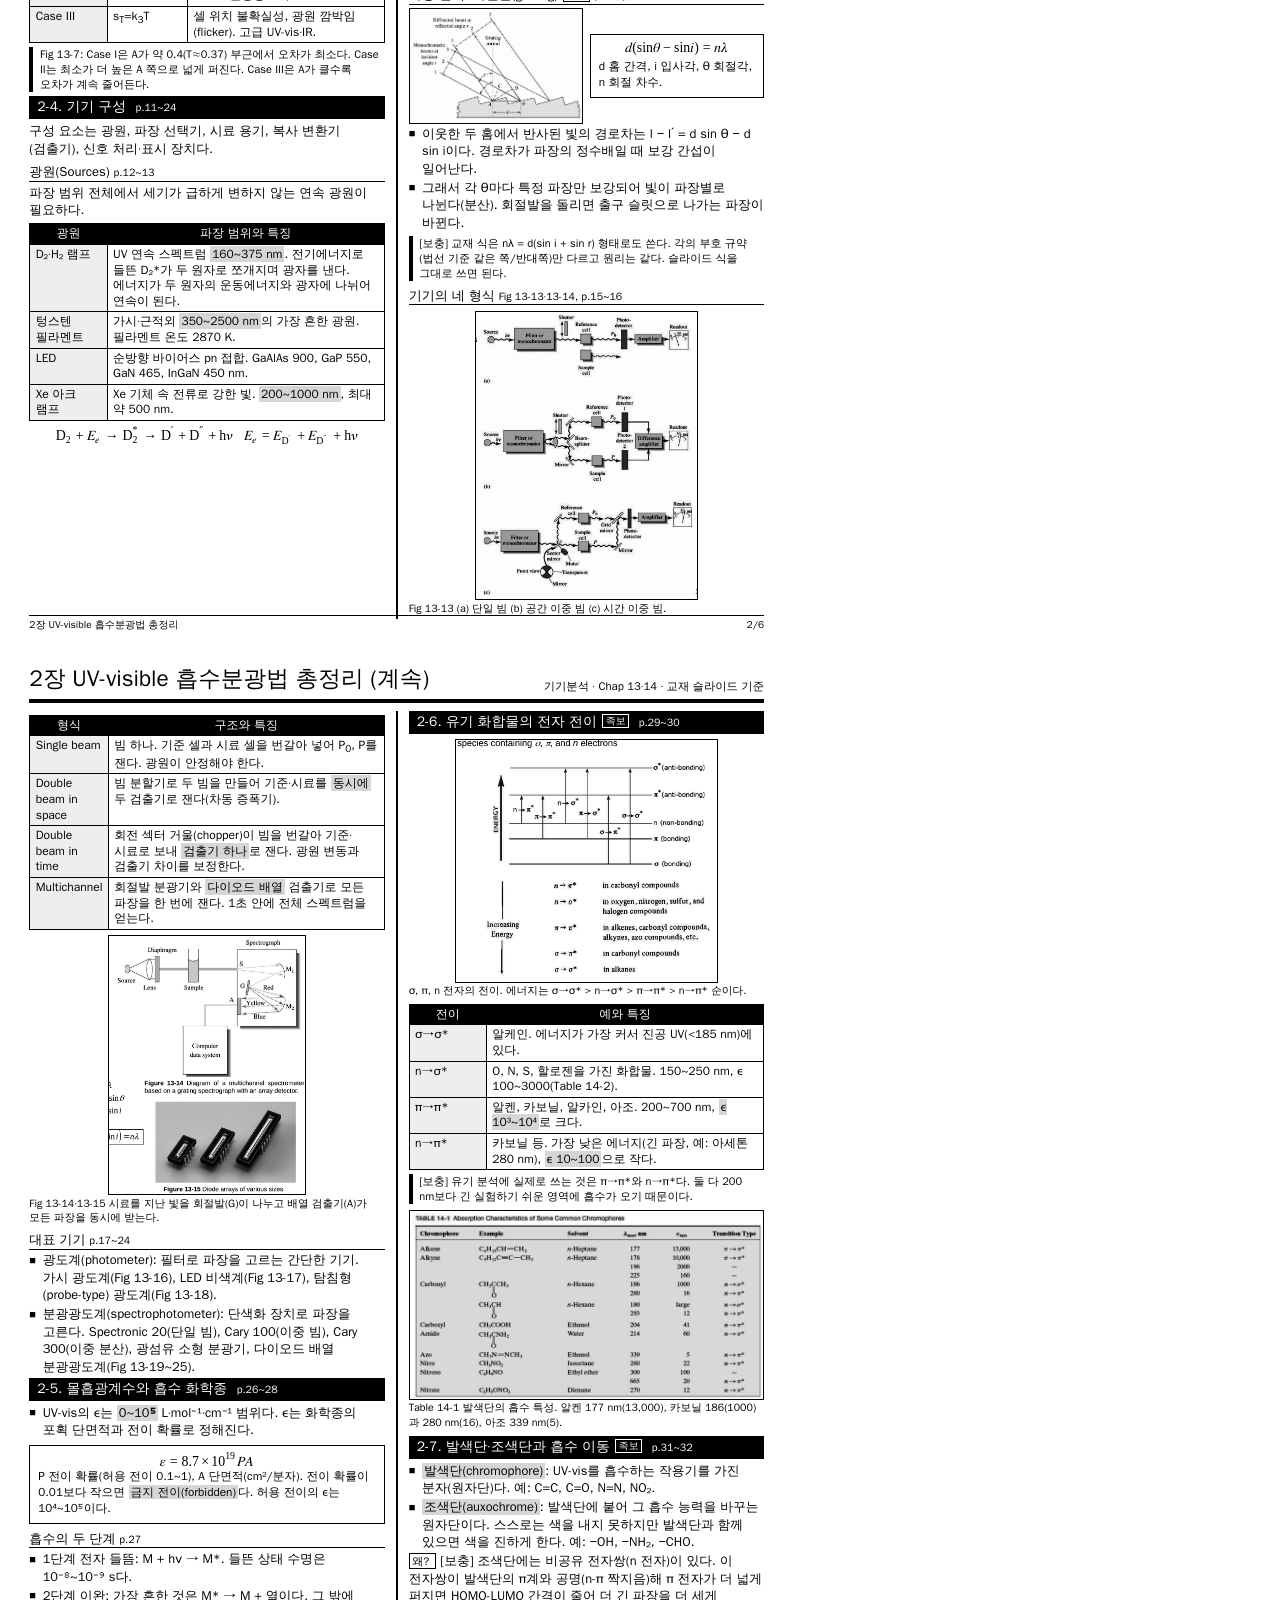
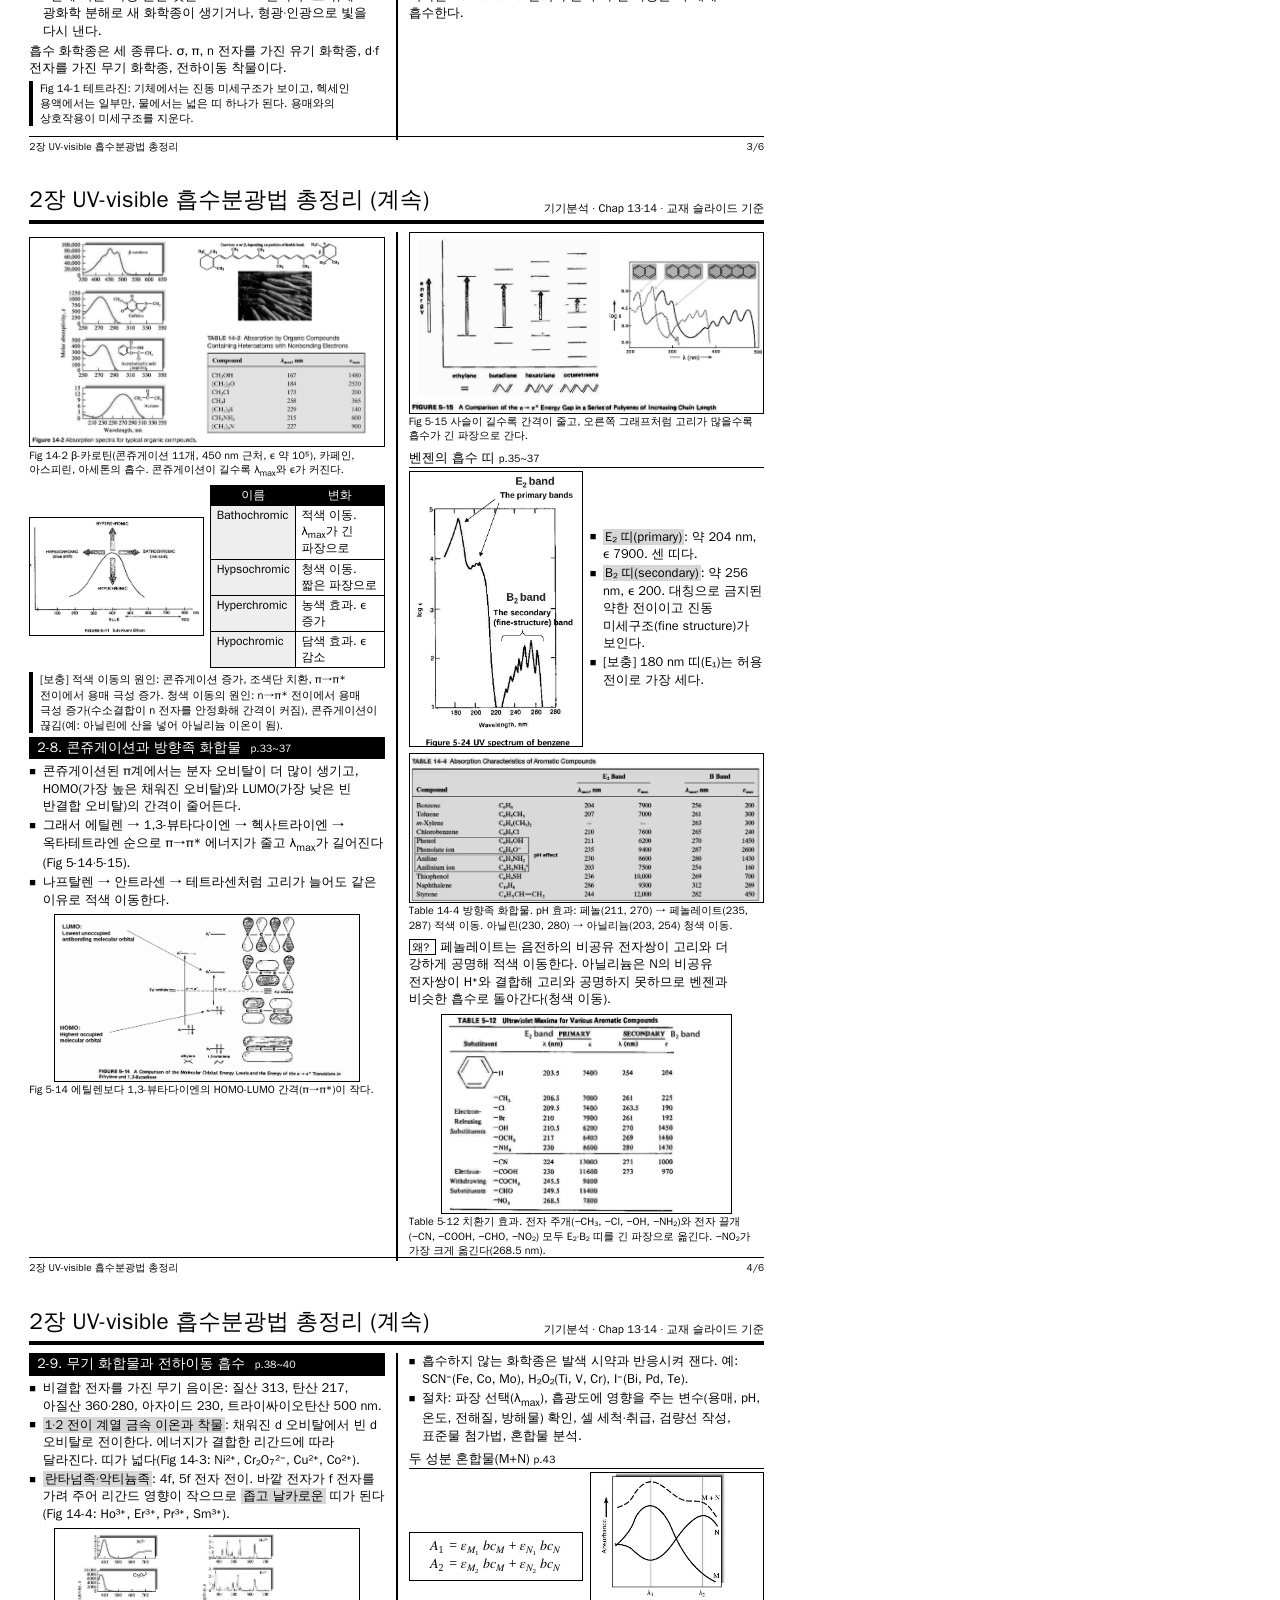
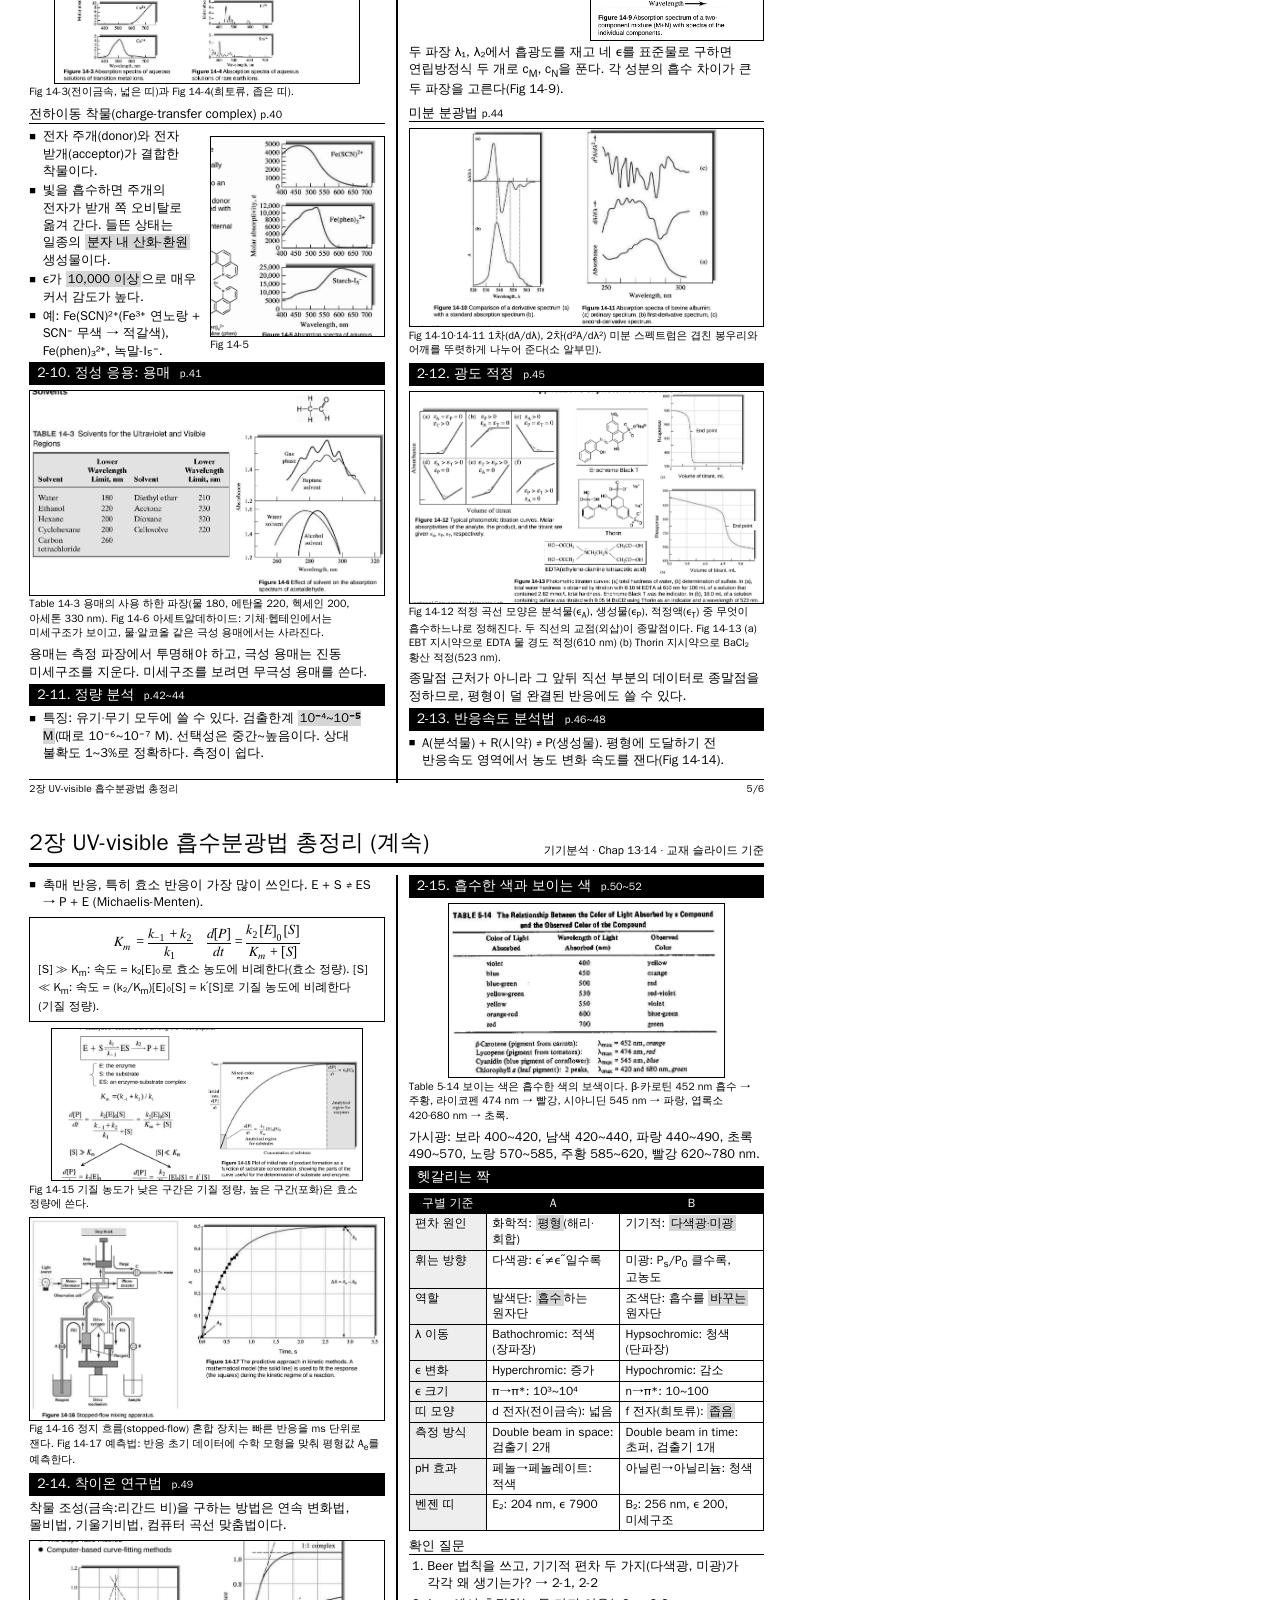
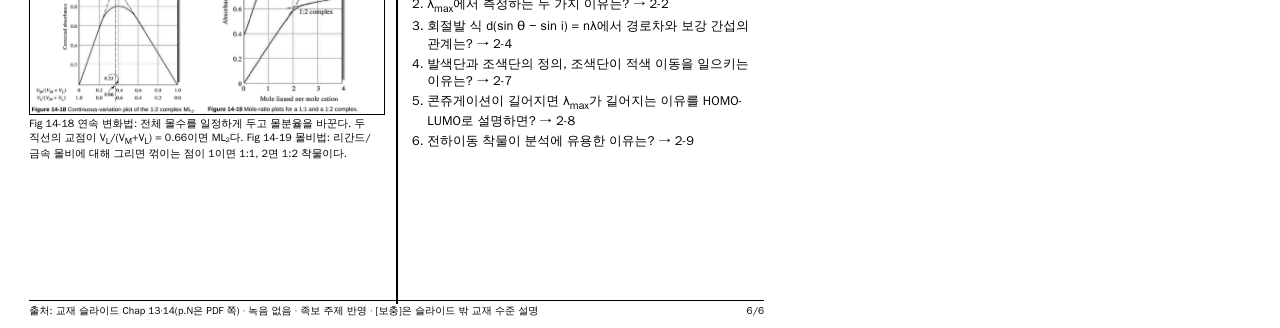
<file: instrumental-analysis/ch02.html>
<!doctype html><html lang=ko><meta charset=utf-8><title>2장 UV-visible 총정리</title>
<link rel=stylesheet href=style.css>
<body>
<div id=src data-title="2장 UV-visible 흡수분광법 총정리" data-sub="기기분석 · Chap 13·14 · 교재 슬라이드 기준" data-foot="출처: 교재 슬라이드 Chap 13·14(p.N은 PDF 쪽) · 녹음 없음 · 족보 주제 반영 · [보충]은 슬라이드 밖 교재 수준 설명">

<div class=sec><div class=bar>2-1. 투과도·흡광도와 Beer 법칙<span class=jb>족보</span> <small>p.3~5</small></div>
<ul>
<li>UV-vis 분자흡수분광법은 <b>190~800 nm</b> 영역의 흡수를 잰다. 무기, 유기, 생체 화학종의 정량에 널리 쓰인다.</li>
</ul>
<div class=box>
<math display=block><mrow><mi>A</mi><mo>=</mo><mo>−</mo><msub><mi>log</mi><mn>10</mn></msub><mi>T</mi><mo>=</mo><mi>log</mi><mfrac><msub><mi>P</mi><mn>0</mn></msub><mi>P</mi></mfrac><mo>=</mo><mi>ε</mi><mi>b</mi><mi>c</mi></mrow></math>
<p class=en>T 투과도(0~1), A 흡광도(단위 없음), ε 몰흡광계수(L·mol⁻¹·cm⁻¹), b 광로 길이(cm), c 몰농도(mol·L⁻¹). 흡광계수 a를 쓰면 A=abc이고 a의 단위는 L·g⁻¹·cm⁻¹이다.</p></div>
<p class=why>A와 T는 로그 관계라서 T가 1에서 0으로 줄 때 A는 0에서 무한대로 커진다. 농도에 직선 비례하는 것은 T가 아니라 A다.</p>
<div class=sub>실제 측정 <small>p.4~5</small></div>
<ul>
<li>셀 벽에서 반사(공기-유리, 유리-용액 경계)와 용액 속 산란으로 빛이 줄어든다(Fig 13-1).</li>
<li>그래서 P<sub>0</sub> 대신 용매만 담은 셀의 투과 세기를 기준으로 쓴다.</li>
</ul>
<div class=box><math display=block><mrow><mi>T</mi><mo>=</mo><mfrac><msub><mi>P</mi><mtext>solution</mtext></msub><msub><mi>P</mi><mtext>solvent</mtext></msub></mfrac><mo>≈</mo><mfrac><mi>P</mi><msub><mi>P</mi><mn>0</mn></msub></mfrac><mspace width="10pt"/><mi>A</mi><mo>=</mo><mi>log</mi><mfrac><msub><mi>P</mi><mtext>solvent</mtext></msub><msub><mi>P</mi><mtext>solution</mtext></msub></mfrac></mrow></math></div>
<div class=fig><img src="assets/ch02/cell_losses.png" style="width:66%"><small>Fig 13-1 셀의 모든 경계에서 반사 손실, 용액 안에서 산란 손실이 생긴다.</small></div>
<div class=sub>혼합물의 흡광도 <small>p.5</small></div>
<p>흡광도는 더할 수 있다. 서로 반응하지 않는 성분이 여러 개면 전체 흡광도는 각 성분 흡광도의 합이다.</p>
<div class=box><math display=block><mrow><msub><mi>A</mi><mtext>total</mtext></msub><mo>=</mo><msub><mi>A</mi><mn>1</mn></msub><mo>+</mo><msub><mi>A</mi><mn>2</mn></msub><mo>+</mo><mo>⋯</mo><mo>=</mo><msub><mi>ε</mi><mn>1</mn></msub><mi>b</mi><msub><mi>c</mi><mn>1</mn></msub><mo>+</mo><msub><mi>ε</mi><mn>2</mn></msub><mi>b</mi><msub><mi>c</mi><mn>2</mn></msub><mo>+</mo><mo>⋯</mo></mrow></math></div>
</div>

<div class=sec><div class=bar>2-2. Beer 법칙의 한계<span class=jb>족보</span> <small>p.6~8</small></div>
<ul>
<li><b>진짜 한계(real limitation)</b>: Beer 법칙은 농도가 낮을 때만 맞는 극한 법칙(limiting law)이다. [보충] 농도가 대략 0.01 M을 넘으면 분자 사이 거리가 가까워져 전하 분포가 서로 영향을 주고 ε가 바뀐다. 굴절률도 농도에 따라 변한다.</li>
<li><b>겉보기 화학적 편차(apparent chemical deviation)</b>: 분석물이 해리, 회합, 용매와 반응해 흡수 스펙트럼이 다른 생성물을 만들 때 생긴다. 예: 산염기 지시약 HIn ⇌ H⁺ + In⁻. 희석하면 평형이 옮겨 가 HIn과 In⁻의 비가 바뀐다.</li>
<li><b>기기적 편차(instrumental deviation)</b>: b가 일정해도 측정 흡광도와 농도의 비례가 깨지는 경우다. 다색광과 미광이 원인이다.</li>
</ul>
<div class=sub>다색광(polychromatic radiation)에 의한 편차 <small>p.7</small></div>
<p>Beer 법칙은 단색광일 때만 엄밀히 성립한다. 두 파장 λ′, λ″가 섞여 있으면 측정 흡광도 A<sub>m</sub>은 다음과 같다.</p>
<div class=box><math display=block><mrow><msub><mi>A</mi><mi>m</mi></msub><mo>=</mo><mi>log</mi><mfrac><mrow><msubsup><mi>P</mi><mn>0</mn><mo>′</mo></msubsup><mo>+</mo><msubsup><mi>P</mi><mn>0</mn><mo>″</mo></msubsup></mrow><mrow><msubsup><mi>P</mi><mn>0</mn><mo>′</mo></msubsup><msup><mn>10</mn><mrow><mo>−</mo><msup><mi>ε</mi><mo>′</mo></msup><mi>b</mi><mi>c</mi></mrow></msup><mo>+</mo><msubsup><mi>P</mi><mn>0</mn><mo>″</mo></msubsup><msup><mn>10</mn><mrow><mo>−</mo><msup><mi>ε</mi><mo>″</mo></msup><mi>b</mi><mi>c</mi></mrow></msup></mrow></mfrac></mrow></math>
<p class=en>ε′ = ε″일 때만 A<sub>m</sub> = ε′bc로 직선이다. 두 값이 다를수록 높은 농도에서 아래로 휜다(음의 편차).</p></div>
<div class=fig><img src="assets/ch02/polychromatic.png"><small>Fig 13-4·13-5 ε′와 ε″ 차이가 클수록 직선에서 더 벗어난다. 흡수 봉우리 꼭대기(Band A, ε가 거의 일정)에서 재면 직선이고, 경사면(Band B)에서 재면 휜다.</small></div>
<p class=why>흡수 최대 파장(λ<sub>max</sub>)에서 재는 이유가 이것이다. 꼭대기에서는 띠폭 안의 ε 변화가 작아 Beer 법칙에서 덜 벗어나고, 감도도 가장 크다.</p>
<div class=sub>미광(stray radiation)에 의한 편차 <small>p.8</small></div>
<div class=box><math display=block><mrow><msup><mi>A</mi><mo>′</mo></msup><mo>=</mo><mi>log</mi><mfrac><mrow><msub><mi>P</mi><mn>0</mn></msub><mo>+</mo><msub><mi>P</mi><mi>s</mi></msub></mrow><mrow><mi>P</mi><mo>+</mo><msub><mi>P</mi><mi>s</mi></msub></mrow></mfrac></mrow></math>
<p class=en>P<sub>s</sub> 시료에 흡수되지 않는 미광의 세기. 미광은 원하는 파장 밖의 빛이 검출기에 들어오는 것이다.</p></div>
<div class=fig><img src="assets/ch02/stray.png" style="width:62%"><small>Fig 13-6 미광 비율(P<sub>s</sub>/P<sub>0</sub>)이 0.2%, 1%, 5%로 커질수록 높은 흡광도(높은 농도)에서 더 일찍 아래로 휜다.</small></div>
</div>

<div class=sec><div class=bar>2-3. 기기 잡음과 농도 오차 <small>p.9~10</small></div>
<p>T 측정의 표준편차 s<sub>T</sub>가 농도의 상대 표준편차로 어떻게 번지는지 오차 전파로 구한다.</p>
<div class=box><math display=block><mrow><mi>c</mi><mo>=</mo><mo>−</mo><mfrac><mn>1</mn><mrow><mi>ε</mi><mi>b</mi></mrow></mfrac><mi>log</mi><mi>T</mi><mo>=</mo><mo>−</mo><mfrac><mn>0.434</mn><mrow><mi>ε</mi><mi>b</mi></mrow></mfrac><mi>ln</mi><mi>T</mi><mspace width="10pt"/><mfrac><msub><mi>s</mi><mi>c</mi></msub><mi>c</mi></mfrac><mo>=</mo><mfrac><mrow><mn>0.434</mn><msub><mi>s</mi><mi>T</mi></msub></mrow><mrow><mi>T</mi><mi>log</mi><mi>T</mi></mrow></mfrac></mrow></math>
<p class=en>농도 측정의 불확도는 T의 크기에 따라 비선형으로 변한다. T가 너무 크거나(묽음) 너무 작을(진함) 때 모두 오차가 커진다.</p></div>
<div class=fig><img src="assets/ch02/noise_cases.png"><small>Table 13-3·Fig 13-7 잡음의 세 경우.</small></div>
<table><tr><th>경우</th><th>s<sub>T</sub>의 형태</th><th>원인과 기기</th></tr>
<tr><td>Case I</td><td>s<sub>T</sub>=k<sub>1</sub> (일정)</td><td>읽기 해상도 한계, 열(Johnson) 잡음, 암전류·증폭기 잡음. 저가 광도계, IR 분광광도계.</td></tr>
<tr><td>Case II</td><td>s<sub>T</sub>=k<sub>2</sub>√(T²+T)</td><td>광검출기 산탄(shot) 잡음. 고급 UV-vis 분광광도계.</td></tr>
<tr><td>Case III</td><td>s<sub>T</sub>=k<sub>3</sub>T</td><td>셀 위치 불확실성, 광원 깜박임(flicker). 고급 UV-vis·IR.</td></tr></table>
<p class=note>Fig 13-7: Case I은 A가 약 0.4(T≈0.37) 부근에서 오차가 최소다. Case II는 최소가 더 높은 A 쪽으로 넓게 퍼진다. Case III은 A가 클수록 오차가 계속 줄어든다.</p>
</div>

<div class=sec><div class=bar>2-4. 기기 구성 <small>p.11~24</small></div>
<p>구성 요소는 광원, 파장 선택기, 시료 용기, 복사 변환기(검출기), 신호 처리·표시 장치다.</p>
<div class=sub>광원(Sources) <small>p.12~13</small></div>
<p>파장 범위 전체에서 세기가 급하게 변하지 않는 연속 광원이 필요하다.</p>
<table><tr><th>광원</th><th>파장 범위와 특징</th></tr>
<tr><td>D₂·H₂ 램프</td><td>UV 연속 스펙트럼 <b>160~375 nm</b>. 전기에너지로 들뜬 D₂*가 두 원자로 쪼개지며 광자를 낸다. 에너지가 두 원자의 운동에너지와 광자에 나뉘어 연속이 된다.</td></tr>
<tr><td>텅스텐 필라멘트</td><td>가시·근적외 <b>350~2500 nm</b>의 가장 흔한 광원. 필라멘트 온도 2870 K.</td></tr>
<tr><td>LED</td><td>순방향 바이어스 pn 접합. GaAlAs 900, GaP 550, GaN 465, InGaN 450 nm.</td></tr>
<tr><td>Xe 아크 램프</td><td>Xe 기체 속 전류로 강한 빛. <b>200~1000 nm</b>, 최대 약 500 nm.</td></tr></table>
<div class=box style="border:none;padding:0"><math display=block><mrow><msub><mi mathvariant="normal">D</mi><mn>2</mn></msub><mo>+</mo><msub><mi>E</mi><mi>e</mi></msub><mo>→</mo><msubsup><mi mathvariant="normal">D</mi><mn>2</mn><mo>*</mo></msubsup><mo>→</mo><msup><mi mathvariant="normal">D</mi><mo>′</mo></msup><mo>+</mo><msup><mi mathvariant="normal">D</mi><mo>″</mo></msup><mo>+</mo><mi mathvariant="normal">h</mi><mi>ν</mi><mspace width="8pt"/><msub><mi>E</mi><mi>e</mi></msub><mo>=</mo><msub><mi>E</mi><mrow><msup><mi mathvariant="normal">D</mi><mo>′</mo></msup></mrow></msub><mo>+</mo><msub><mi>E</mi><mrow><msup><mi mathvariant="normal">D</mi><mo>″</mo></msup></mrow></msub><mo>+</mo><mi mathvariant="normal">h</mi><mi>ν</mi></mrow></math></div>
<div class=fig><img src="assets/ch02/lamps.png"><small>Fig 13-11·13-12 D₂ 램프는 UV(200~400 nm)에서 세고 파장이 길수록 약해진다. 텅스텐 램프는 1000 nm 근처 최대의 넓은 연속 스펙트럼이다.</small></div>
<div class=sub>시료 용기(셀, cuvette) <small>p.14</small></div>
<ul>
<li>측정 파장의 빛을 통과시키는 재질이어야 한다.</li>
<li>석영(quartz)·용융 실리카: <b>300~3000 nm</b>(슬라이드 표기). 규산염 유리: 350~2000 nm. 플라스틱: 가시 영역.</li>
</ul>
<p class=note>슬라이드는 석영을 "가시·근적외 300~3000 nm에서 투명"이라고 적었다. [보충] 교재 기준으로 석영은 350 nm 아래 UV 측정에 꼭 필요한 셀이다(유리는 UV를 흡수). 시험에서는 "UV 측정에는 석영 셀"로 답하는 것이 안전하다.</p>
<div class=sub>파장 선택: 회절발(grating)<span class=jb>족보</span> <small>p.11, p.16</small></div>
<div class=two style="align-items:center">
<div class=fig style="margin:0"><img src="assets/ch02/grating.png"></div>
<div class=box style="margin:0"><math display=block><mrow><mi>d</mi><mo>(</mo><mi>sin</mi><mi>θ</mi><mo>−</mo><mi>sin</mi><mi>i</mi><mo>)</mo><mo>=</mo><mi>n</mi><mi>λ</mi></mrow></math><p class=en>d 홈 간격, i 입사각, θ 회절각, n 회절 차수.</p></div>
</div>
<ul>
<li>이웃한 두 홈에서 반사된 빛의 경로차는 l − l′ = d sin θ − d sin i이다. 경로차가 파장의 정수배일 때 보강 간섭이 일어난다.</li>
<li>그래서 각 θ마다 특정 파장만 보강되어 빛이 파장별로 나뉜다(분산). 회절발을 돌리면 출구 슬릿으로 나가는 파장이 바뀐다.</li>
</ul>
<p class=note>[보충] 교재 식은 nλ = d(sin i + sin r) 형태로도 쓴다. 각의 부호 규약(법선 기준 같은 쪽/반대쪽)만 다르고 원리는 같다. 슬라이드 식을 그대로 쓰면 된다.</p>
<div class=sub>기기의 네 형식 <small>Fig 13-13·13-14, p.15~16</small></div>
<div class=fig><img src="assets/ch02/beam_types.png" style="width:66%"><small>Fig 13-13 (a) 단일 빔 (b) 공간 이중 빔 (c) 시간 이중 빔.</small></div>
<table><tr><th>형식</th><th>구조와 특징</th></tr>
<tr><td>Single beam</td><td>빔 하나. 기준 셀과 시료 셀을 번갈아 넣어 P<sub>0</sub>, P를 잰다. 광원이 안정해야 한다.</td></tr>
<tr><td>Double beam in space</td><td>빔 분할기로 두 빔을 만들어 기준·시료를 <b>동시에</b> 두 검출기로 잰다(차동 증폭기).</td></tr>
<tr><td>Double beam in time</td><td>회전 섹터 거울(chopper)이 빔을 번갈아 기준·시료로 보내 <b>검출기 하나</b>로 잰다. 광원 변동과 검출기 차이를 보정한다.</td></tr>
<tr><td>Multichannel</td><td>회절발 분광기와 <b>다이오드 배열</b> 검출기로 모든 파장을 한 번에 잰다. 1초 안에 전체 스펙트럼을 얻는다.</td></tr></table>
<div class=fig><img src="assets/ch02/multichannel.png" style="width:56%"><small>Fig 13-14·13-15 시료를 지난 빛을 회절발(G)이 나누고 배열 검출기(A)가 모든 파장을 동시에 받는다.</small></div>
<div class=sub>대표 기기 <small>p.17~24</small></div>
<ul>
<li>광도계(photometer): 필터로 파장을 고르는 간단한 기기. 가시 광도계(Fig 13-16), LED 비색계(Fig 13-17), 탐침형(probe-type) 광도계(Fig 13-18).</li>
<li>분광광도계(spectrophotometer): 단색화 장치로 파장을 고른다. Spectronic 20(단일 빔), Cary 100(이중 빔), Cary 300(이중 분산), 광섬유 소형 분광기, 다이오드 배열 분광광도계(Fig 13-19~25).</li>
</ul>
</div>

<div class=sec><div class=bar>2-5. 몰흡광계수와 흡수 화학종 <small>p.26~28</small></div>
<ul>
<li>UV-vis의 ε는 <b>0~10⁵</b> L·mol⁻¹·cm⁻¹ 범위다. ε는 화학종의 포획 단면적과 전이 확률로 정해진다.</li>
</ul>
<div class=box><math display=block><mrow><mi>ε</mi><mo>=</mo><mn>8.7</mn><mo>×</mo><msup><mn>10</mn><mn>19</mn></msup><mi>P</mi><mi>A</mi></mrow></math><p class=en>P 전이 확률(허용 전이 0.1~1), A 단면적(cm²/분자). 전이 확률이 0.01보다 작으면 <b>금지 전이(forbidden)</b>다. 허용 전이의 ε는 10⁴~10⁵이다.</p></div>
<div class=sub>흡수의 두 단계 <small>p.27</small></div>
<ul>
<li>1단계 전자 들뜸: M + hν → M*. 들뜬 상태 수명은 10⁻⁸~10⁻⁹ s다.</li>
<li>2단계 이완: 가장 흔한 것은 M* → M + 열이다. 그 밖에 광화학 분해로 새 화학종이 생기거나, 형광·인광으로 빛을 다시 낸다.</li>
</ul>
<p>흡수 화학종은 세 종류다. σ, π, n 전자를 가진 유기 화학종, d·f 전자를 가진 무기 화학종, 전하이동 착물이다.</p>
<p class=note>Fig 14-1 테트라진: 기체에서는 진동 미세구조가 보이고, 헥세인 용액에서는 일부만, 물에서는 넓은 띠 하나가 된다. 용매와의 상호작용이 미세구조를 지운다.</p>
</div>

<div class=sec><div class=bar>2-6. 유기 화합물의 전자 전이<span class=jb>족보</span> <small>p.29~30</small></div>
<div class=fig><img src="assets/ch02/transitions.png" style="width:74%"><small>σ, π, n 전자의 전이. 에너지는 σ→σ* &gt; n→σ* &gt; π→π* &gt; n→π* 순이다.</small></div>
<table><tr><th>전이</th><th>예와 특징</th></tr>
<tr><td>σ→σ*</td><td>알케인. 에너지가 가장 커서 진공 UV(&lt;185 nm)에 있다.</td></tr>
<tr><td>n→σ*</td><td>O, N, S, 할로젠을 가진 화합물. 150~250 nm, ε 100~3000(Table 14-2).</td></tr>
<tr><td>π→π*</td><td>알켄, 카보닐, 알카인, 아조. 200~700 nm, <b>ε 10³~10⁴</b>로 크다.</td></tr>
<tr><td>n→π*</td><td>카보닐 등. 가장 낮은 에너지(긴 파장, 예: 아세톤 280 nm), <b>ε 10~100</b>으로 작다.</td></tr></table>
<p class=note>[보충] 유기 분석에 실제로 쓰는 것은 π→π*와 n→π*다. 둘 다 200 nm보다 긴 실험하기 쉬운 영역에 흡수가 오기 때문이다.</p>
<div class=fig><img src="assets/ch02/table14_1.png"><small>Table 14-1 발색단의 흡수 특성. 알켄 177 nm(13,000), 카보닐 186(1000)과 280 nm(16), 아조 339 nm(5).</small></div>
</div>

<div class=sec><div class=bar>2-7. 발색단·조색단과 흡수 이동<span class=jb>족보</span> <small>p.31~32</small></div>
<ul>
<li><b>발색단(chromophore)</b>: UV-vis를 흡수하는 작용기를 가진 분자(원자단)다. 예: C=C, C=O, N=N, NO₂.</li>
<li><b>조색단(auxochrome)</b>: 발색단에 붙어 그 흡수 능력을 바꾸는 원자단이다. 스스로는 색을 내지 못하지만 발색단과 함께 있으면 색을 진하게 한다. 예: −OH, −NH₂, −CHO.</li>
</ul>
<p class=why>[보충] 조색단에는 비공유 전자쌍(n 전자)이 있다. 이 전자쌍이 발색단의 π계와 공명(n-π 짝지음)해 π 전자가 더 넓게 퍼지면 HOMO-LUMO 간격이 줄어 더 긴 파장을 더 세게 흡수한다.</p>
<div class=fig><img src="assets/ch02/chromophores.png"><small>Fig 14-2 β-카로틴(콘쥬게이션 11개, 450 nm 근처, ε 약 10⁵), 카페인, 아스피린, 아세톤의 흡수. 콘쥬게이션이 길수록 λ<sub>max</sub>와 ε가 커진다.</small></div>
<div class=two style="align-items:center">
<div class=fig style="margin:0"><img src="assets/ch02/shifts.png"></div>
<table style="margin:0"><tr><th>이름</th><th>변화</th></tr>
<tr><td>Bathochromic</td><td>적색 이동. λ<sub>max</sub>가 긴 파장으로</td></tr>
<tr><td>Hypsochromic</td><td>청색 이동. 짧은 파장으로</td></tr>
<tr><td>Hyperchromic</td><td>농색 효과. ε 증가</td></tr>
<tr><td>Hypochromic</td><td>담색 효과. ε 감소</td></tr></table>
</div>
<p class=note>[보충] 적색 이동의 원인: 콘쥬게이션 증가, 조색단 치환, π→π* 전이에서 용매 극성 증가. 청색 이동의 원인: n→π* 전이에서 용매 극성 증가(수소결합이 n 전자를 안정화해 간격이 커짐), 콘쥬게이션이 끊김(예: 아닐린에 산을 넣어 아닐리늄 이온이 됨).</p>
</div>

<div class=sec><div class=bar>2-8. 콘쥬게이션과 방향족 화합물 <small>p.33~37</small></div>
<ul>
<li>콘쥬게이션된 π계에서는 분자 오비탈이 더 많이 생기고, HOMO(가장 높은 채워진 오비탈)와 LUMO(가장 낮은 빈 반결합 오비탈)의 간격이 줄어든다.</li>
<li>그래서 에틸렌 → 1,3-뷰타다이엔 → 헥사트라이엔 → 옥타테트라엔 순으로 π→π* 에너지가 줄고 λ<sub>max</sub>가 길어진다(Fig 5-14·5-15).</li>
<li>나프탈렌 → 안트라센 → 테트라센처럼 고리가 늘어도 같은 이유로 적색 이동한다.</li>
</ul>
<div class=fig><img src="assets/ch02/butadiene.png" style="width:86%"><small>Fig 5-14 에틸렌보다 1,3-뷰타다이엔의 HOMO-LUMO 간격(π→π*)이 작다.</small></div>
<div class=fig><img src="assets/ch02/conjugation.png"><small>Fig 5-15 사슬이 길수록 간격이 줄고, 오른쪽 그래프처럼 고리가 많을수록 흡수가 긴 파장으로 간다.</small></div>
<div class=sub>벤젠의 흡수 띠 <small>p.35~37</small></div>
<div class=two style="align-items:center">
<div class=fig style="margin:0"><img src="assets/ch02/benzene.png"></div>
<div><ul>
<li><b>E₂ 띠(primary)</b>: 약 204 nm, ε 7900. 센 띠다.</li>
<li><b>B₂ 띠(secondary)</b>: 약 256 nm, ε 200. 대칭으로 금지된 약한 전이이고 진동 미세구조(fine structure)가 보인다.</li>
<li>[보충] 180 nm 띠(E₁)는 허용 전이로 가장 세다.</li>
</ul></div></div>
<div class=fig><img src="assets/ch02/table14_4.png"><small>Table 14-4 방향족 화합물. pH 효과: 페놀(211, 270) → 페놀레이트(235, 287) 적색 이동. 아닐린(230, 280) → 아닐리늄(203, 254) 청색 이동.</small></div>
<p class=why>페놀레이트는 음전하의 비공유 전자쌍이 고리와 더 강하게 공명해 적색 이동한다. 아닐리늄은 N의 비공유 전자쌍이 H⁺와 결합해 고리와 공명하지 못하므로 벤젠과 비슷한 흡수로 돌아간다(청색 이동).</p>
<div class=fig><img src="assets/ch02/table5_12.png" style="width:82%"><small>Table 5-12 치환기 효과. 전자 주개(−CH₃, −Cl, −OH, −NH₂)와 전자 끌개(−CN, −COOH, −CHO, −NO₂) 모두 E₂·B₂ 띠를 긴 파장으로 옮긴다. −NO₂가 가장 크게 옮긴다(268.5 nm).</small></div>
</div>

<div class=sec><div class=bar>2-9. 무기 화합물과 전하이동 흡수 <small>p.38~40</small></div>
<ul>
<li>비결합 전자를 가진 무기 음이온: 질산 313, 탄산 217, 아질산 360·280, 아자이드 230, 트라이싸이오탄산 500 nm.</li>
<li><b>1·2 전이 계열 금속 이온과 착물</b>: 채워진 d 오비탈에서 빈 d 오비탈로 전이한다. 에너지가 결합한 리간드에 따라 달라진다. 띠가 넓다(Fig 14-3: Ni²⁺, Cr₂O₇²⁻, Cu²⁺, Co²⁺).</li>
<li><b>란타넘족·악티늄족</b>: 4f, 5f 전자 전이. 바깥 전자가 f 전자를 가려 주어 리간드 영향이 작으므로 <b>좁고 날카로운</b> 띠가 된다(Fig 14-4: Ho³⁺, Er³⁺, Pr³⁺, Sm³⁺).</li>
</ul>
<div class=fig><img src="assets/ch02/inorganic.png" style="width:86%"><small>Fig 14-3(전이금속, 넓은 띠)과 Fig 14-4(희토류, 좁은 띠).</small></div>
<div class=sub>전하이동 착물(charge-transfer complex) <small>p.40</small></div>
<div class=two style="align-items:center">
<div><ul>
<li>전자 주개(donor)와 전자 받개(acceptor)가 결합한 착물이다.</li>
<li>빛을 흡수하면 주개의 전자가 받개 쪽 오비탈로 옮겨 간다. 들뜬 상태는 일종의 <b>분자 내 산화-환원</b> 생성물이다.</li>
<li>ε가 <b>10,000 이상</b>으로 매우 커서 감도가 높다.</li>
<li>예: Fe(SCN)²⁺(Fe³⁺ 연노랑 + SCN⁻ 무색 → 적갈색), Fe(phen)₃²⁺, 녹말-I₅⁻.</li>
</ul></div>
<div class=fig style="margin:0"><img src="assets/ch02/charge_transfer.png"><small>Fig 14-5</small></div></div>
</div>

<div class=sec><div class=bar>2-10. 정성 응용: 용매 <small>p.41</small></div>
<div class=fig><img src="assets/ch02/solvents.png"><small>Table 14-3 용매의 사용 하한 파장(물 180, 에탄올 220, 헥세인 200, 아세톤 330 nm). Fig 14-6 아세트알데하이드: 기체·헵테인에서는 미세구조가 보이고, 물·알코올 같은 극성 용매에서는 사라진다.</small></div>
<p>용매는 측정 파장에서 투명해야 하고, 극성 용매는 진동 미세구조를 지운다. 미세구조를 보려면 무극성 용매를 쓴다.</p>
</div>

<div class=sec><div class=bar>2-11. 정량 분석 <small>p.42~44</small></div>
<ul>
<li>특징: 유기·무기 모두에 쓸 수 있다. 검출한계 <b>10⁻⁴~10⁻⁵ M</b>(때로 10⁻⁶~10⁻⁷ M). 선택성은 중간~높음이다. 상대 불확도 1~3%로 정확하다. 측정이 쉽다.</li>
<li>흡수하지 않는 화학종은 발색 시약과 반응시켜 잰다. 예: SCN⁻(Fe, Co, Mo), H₂O₂(Ti, V, Cr), I⁻(Bi, Pd, Te).</li>
<li>절차: 파장 선택(λ<sub>max</sub>), 흡광도에 영향을 주는 변수(용매, pH, 온도, 전해질, 방해물) 확인, 셀 세척·취급, 검량선 작성, 표준물 첨가법, 혼합물 분석.</li>
</ul>
<div class=sub>두 성분 혼합물(M+N) <small>p.43</small></div>
<div class=two style="align-items:center">
<div class=box style="margin:0"><math display=block><mrow><msub><mi>A</mi><mn>1</mn></msub><mo>=</mo><msub><mi>ε</mi><mrow><msub><mi>M</mi><mn>1</mn></msub></mrow></msub><mi>b</mi><msub><mi>c</mi><mi>M</mi></msub><mo>+</mo><msub><mi>ε</mi><mrow><msub><mi>N</mi><mn>1</mn></msub></mrow></msub><mi>b</mi><msub><mi>c</mi><mi>N</mi></msub></mrow></math>
<math display=block><mrow><msub><mi>A</mi><mn>2</mn></msub><mo>=</mo><msub><mi>ε</mi><mrow><msub><mi>M</mi><mn>2</mn></msub></mrow></msub><mi>b</mi><msub><mi>c</mi><mi>M</mi></msub><mo>+</mo><msub><mi>ε</mi><mrow><msub><mi>N</mi><mn>2</mn></msub></mrow></msub><mi>b</mi><msub><mi>c</mi><mi>N</mi></msub></mrow></math></div>
<div class=fig style="margin:0"><img src="assets/ch02/mixture.png"></div></div>
<p>두 파장 λ₁, λ₂에서 흡광도를 재고 네 ε를 표준물로 구하면 연립방정식 두 개로 c<sub>M</sub>, c<sub>N</sub>을 푼다. 각 성분의 흡수 차이가 큰 두 파장을 고른다(Fig 14-9).</p>
<div class=sub>미분 분광법 <small>p.44</small></div>
<div class=fig><img src="assets/ch02/derivative.png"><small>Fig 14-10·14-11 1차(dA/dλ), 2차(d²A/dλ²) 미분 스펙트럼은 겹친 봉우리와 어깨를 뚜렷하게 나누어 준다(소 알부민).</small></div>
</div>

<div class=sec><div class=bar>2-12. 광도 적정 <small>p.45</small></div>
<div class=fig><img src="assets/ch02/titration.png"><small>Fig 14-12 적정 곡선 모양은 분석물(ε<sub>A</sub>), 생성물(ε<sub>P</sub>), 적정액(ε<sub>T</sub>) 중 무엇이 흡수하느냐로 정해진다. 두 직선의 교점(외삽)이 종말점이다. Fig 14-13 (a) EBT 지시약으로 EDTA 물 경도 적정(610 nm) (b) Thorin 지시약으로 BaCl₂ 황산 적정(523 nm).</small></div>
<p>종말점 근처가 아니라 그 앞뒤 직선 부분의 데이터로 종말점을 정하므로, 평형이 덜 완결된 반응에도 쓸 수 있다.</p>
</div>

<div class=sec><div class=bar>2-13. 반응속도 분석법 <small>p.46~48</small></div>
<ul>
<li>A(분석물) + R(시약) ⇌ P(생성물). 평형에 도달하기 전 반응속도 영역에서 농도 변화 속도를 잰다(Fig 14-14).</li>
<li>촉매 반응, 특히 효소 반응이 가장 많이 쓰인다. E + S ⇌ ES → P + E (Michaelis-Menten).</li>
</ul>
<div class=box><math display=block><mrow><msub><mi>K</mi><mi>m</mi></msub><mo>=</mo><mfrac><mrow><msub><mi>k</mi><mrow><mo>−</mo><mn>1</mn></mrow></msub><mo>+</mo><msub><mi>k</mi><mn>2</mn></msub></mrow><msub><mi>k</mi><mn>1</mn></msub></mfrac><mspace width="10pt"/><mfrac><mrow><mi>d</mi><mo>[</mo><mi>P</mi><mo>]</mo></mrow><mrow><mi>d</mi><mi>t</mi></mrow></mfrac><mo>=</mo><mfrac><mrow><msub><mi>k</mi><mn>2</mn></msub><msub><mrow><mo>[</mo><mi>E</mi><mo>]</mo></mrow><mn>0</mn></msub><mo>[</mo><mi>S</mi><mo>]</mo></mrow><mrow><msub><mi>K</mi><mi>m</mi></msub><mo>+</mo><mo>[</mo><mi>S</mi><mo>]</mo></mrow></mfrac></mrow></math>
<p class=en>[S] ≫ K<sub>m</sub>: 속도 = k₂[E]₀로 효소 농도에 비례한다(효소 정량). [S] ≪ K<sub>m</sub>: 속도 = (k₂/K<sub>m</sub>)[E]₀[S] = k′[S]로 기질 농도에 비례한다(기질 정량).</p></div>
<div class=fig><img src="assets/ch02/enzyme.png" style="width:88%"><small>Fig 14-15 기질 농도가 낮은 구간은 기질 정량, 높은 구간(포화)은 효소 정량에 쓴다.</small></div>
<div class=fig><img src="assets/ch02/stopped_flow.png"><small>Fig 14-16 정지 흐름(stopped-flow) 혼합 장치는 빠른 반응을 ms 단위로 잰다. Fig 14-17 예측법: 반응 초기 데이터에 수학 모형을 맞춰 평형값 A<sub>e</sub>를 예측한다.</small></div>
</div>

<div class=sec><div class=bar>2-14. 착이온 연구법 <small>p.49</small></div>
<p>착물 조성(금속:리간드 비)을 구하는 방법은 연속 변화법, 몰비법, 기울기비법, 컴퓨터 곡선 맞춤법이다.</p>
<div class=fig><img src="assets/ch02/complex.png"><small>Fig 14-18 연속 변화법: 전체 몰수를 일정하게 두고 몰분율을 바꾼다. 두 직선의 교점이 V<sub>L</sub>/(V<sub>M</sub>+V<sub>L</sub>) = 0.66이면 ML₂다. Fig 14-19 몰비법: 리간드/금속 몰비에 대해 그리면 꺾이는 점이 1이면 1:1, 2면 1:2 착물이다.</small></div>
</div>

<div class=sec><div class=bar>2-15. 흡수한 색과 보이는 색 <small>p.50~52</small></div>
<div class=fig><img src="assets/ch02/color_table.png" style="width:78%"><small>Table 5-14 보이는 색은 흡수한 색의 보색이다. β-카로틴 452 nm 흡수 → 주황, 라이코펜 474 nm → 빨강, 시아니딘 545 nm → 파랑, 엽록소 420·680 nm → 초록.</small></div>
<p>가시광: 보라 400~420, 남색 420~440, 파랑 440~490, 초록 490~570, 노랑 570~585, 주황 585~620, 빨강 620~780 nm.</p>
</div>

<div class=sec><div class=bar>헷갈리는 짝</div>
<table>
<tr><th>구별 기준</th><th>A</th><th>B</th></tr>
<tr><td>편차 원인</td><td>화학적: <b>평형</b>(해리·회합)</td><td>기기적: <b>다색광·미광</b></td></tr>
<tr><td>휘는 방향</td><td>다색광: ε′≠ε″일수록</td><td>미광: P<sub>s</sub>/P<sub>0</sub> 클수록, 고농도</td></tr>
<tr><td>역할</td><td>발색단: <b>흡수</b>하는 원자단</td><td>조색단: 흡수를 <b>바꾸는</b> 원자단</td></tr>
<tr><td>λ 이동</td><td>Bathochromic: 적색(장파장)</td><td>Hypsochromic: 청색(단파장)</td></tr>
<tr><td>ε 변화</td><td>Hyperchromic: 증가</td><td>Hypochromic: 감소</td></tr>
<tr><td>ε 크기</td><td>π→π*: 10³~10⁴</td><td>n→π*: 10~100</td></tr>
<tr><td>띠 모양</td><td>d 전자(전이금속): 넓음</td><td>f 전자(희토류): <b>좁음</b></td></tr>
<tr><td>측정 방식</td><td>Double beam in space: 검출기 2개</td><td>Double beam in time: 초퍼, 검출기 1개</td></tr>
<tr><td>pH 효과</td><td>페놀→페놀레이트: 적색</td><td>아닐린→아닐리늄: 청색</td></tr>
<tr><td>벤젠 띠</td><td>E₂: 204 nm, ε 7900</td><td>B₂: 256 nm, ε 200, 미세구조</td></tr>
</table></div>

<div class=sec><div class=sub>확인 질문</div>
<ol class=q>
<li>Beer 법칙을 쓰고, 기기적 편차 두 가지(다색광, 미광)가 각각 왜 생기는가? → 2-1, 2-2</li>
<li>λ<sub>max</sub>에서 측정하는 두 가지 이유는? → 2-2</li>
<li>회절발 식 d(sin θ − sin i) = nλ에서 경로차와 보강 간섭의 관계는? → 2-4</li>
<li>발색단과 조색단의 정의, 조색단이 적색 이동을 일으키는 이유는? → 2-7</li>
<li>콘쥬게이션이 길어지면 λ<sub>max</sub>가 길어지는 이유를 HOMO-LUMO로 설명하면? → 2-8</li>
<li>전하이동 착물이 분석에 유용한 이유는? → 2-9</li>
</ol></div>

</div>
<script src=paginate.js></script>
</body></html>
</file>
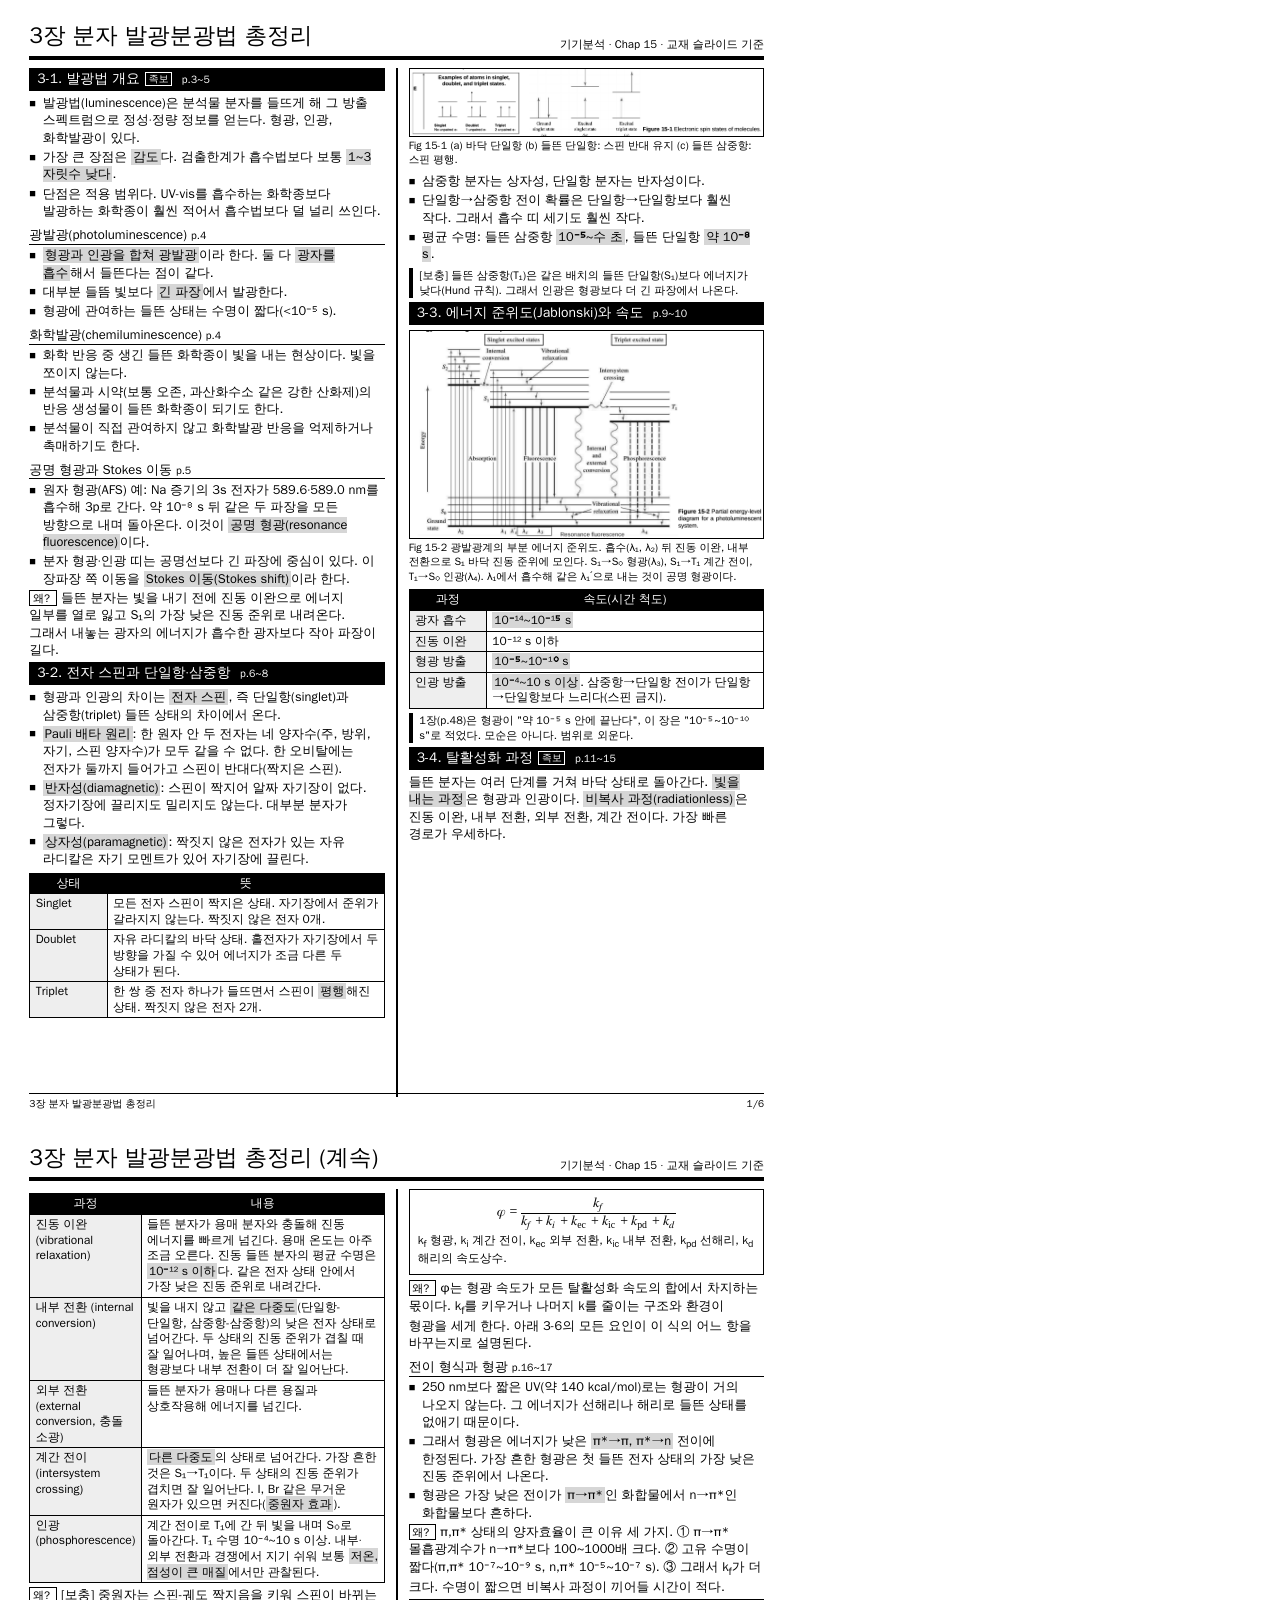
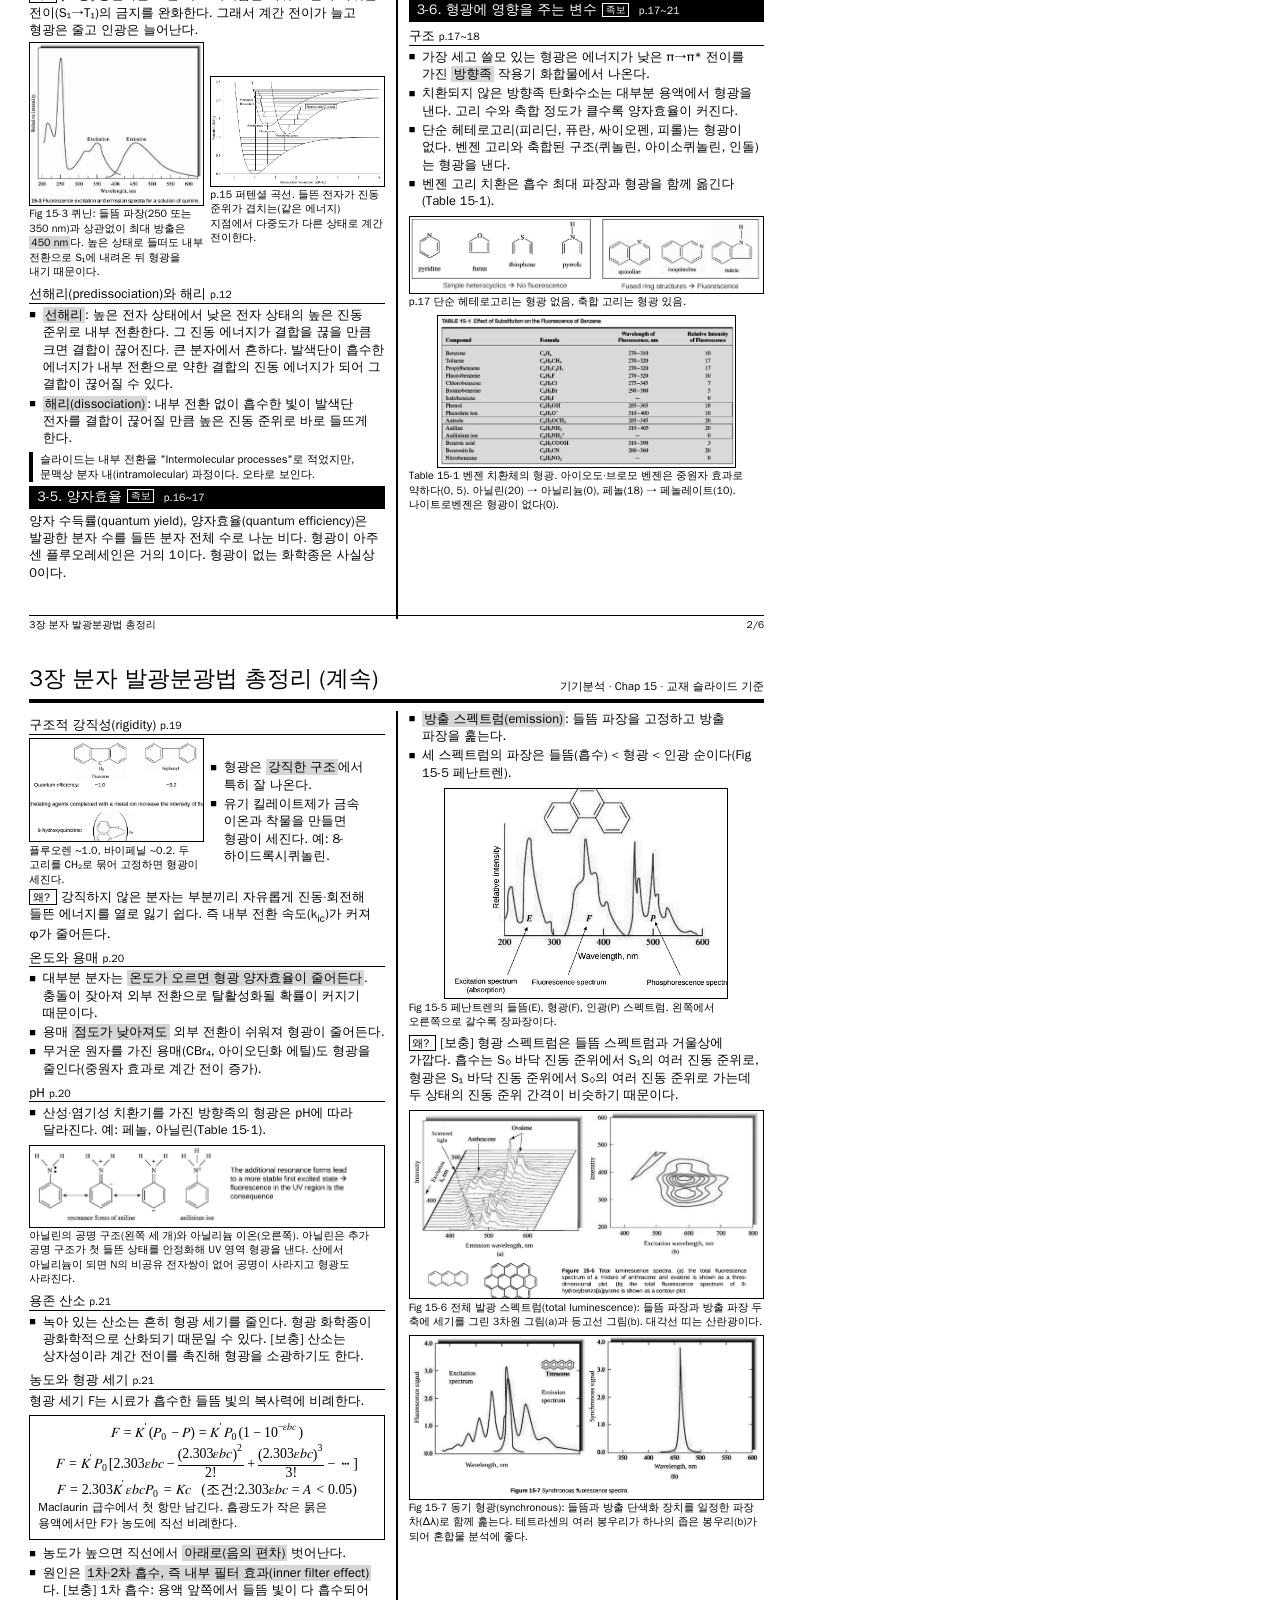
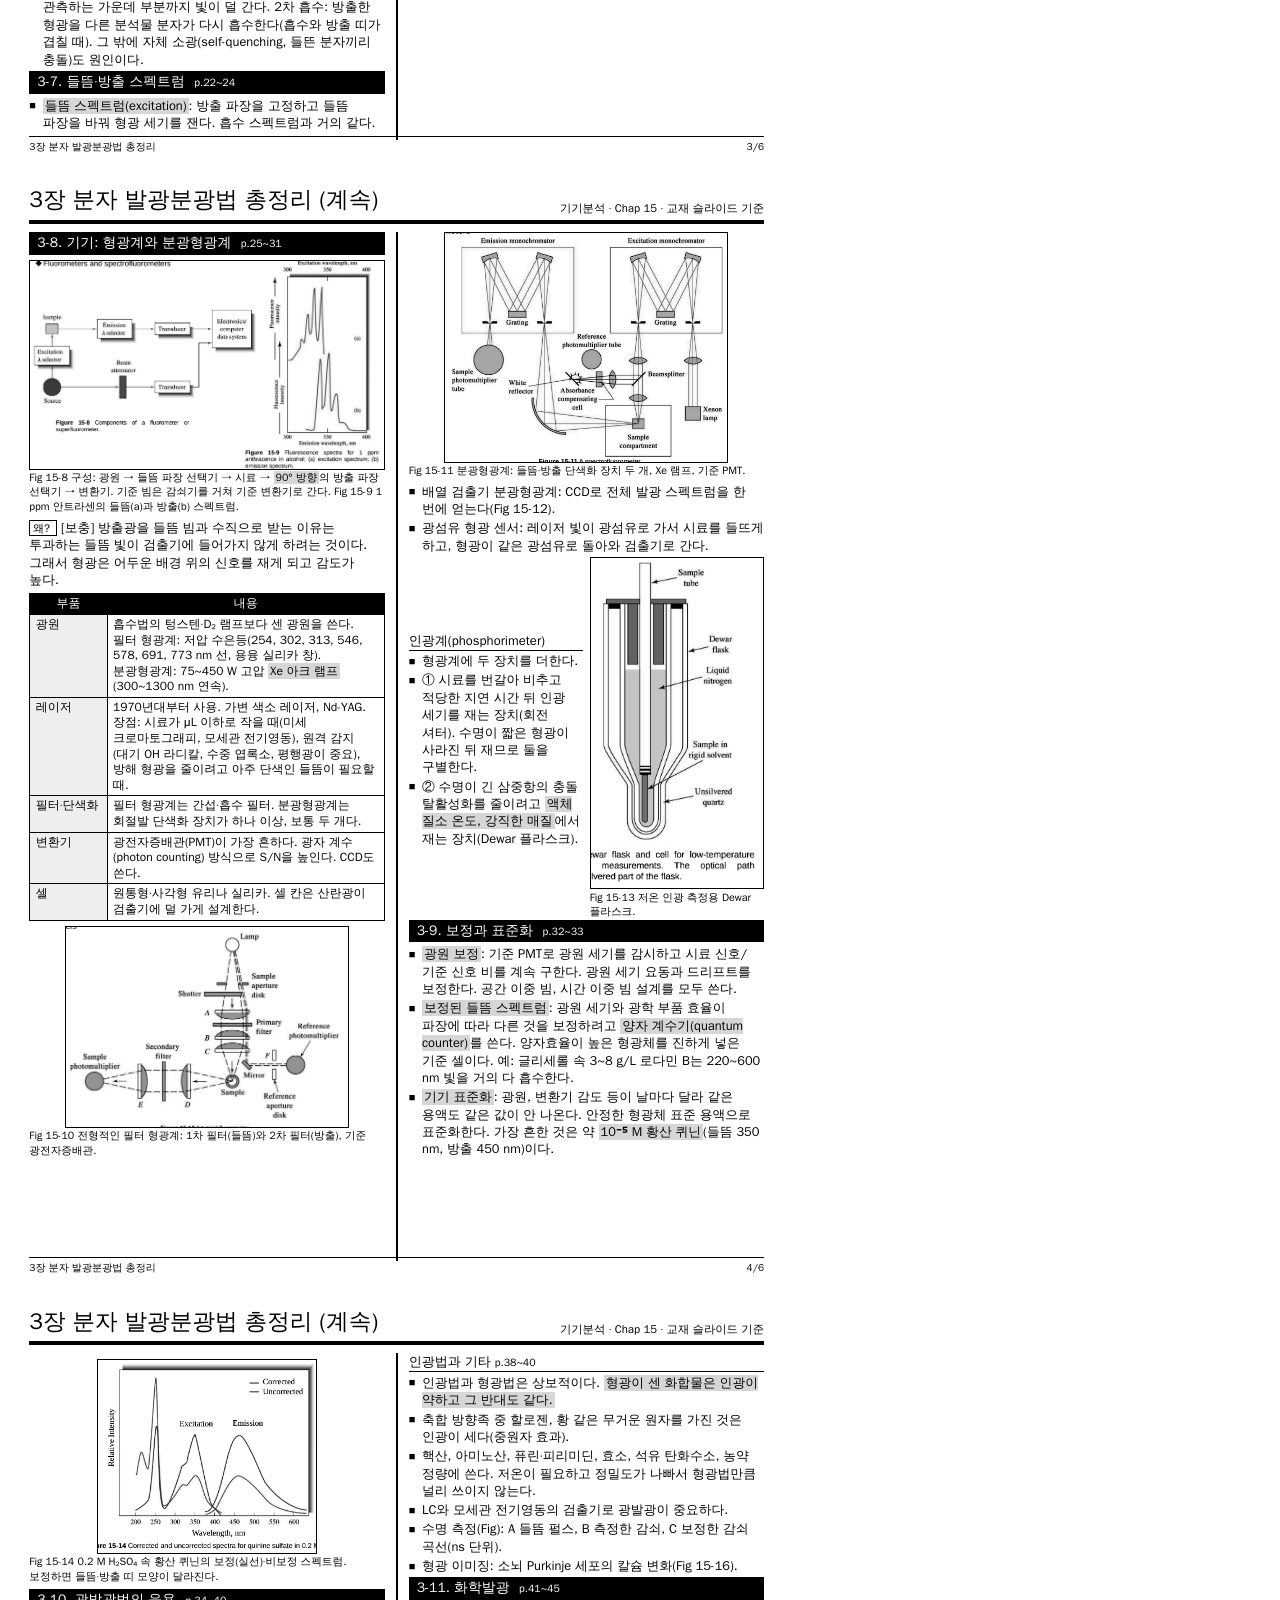
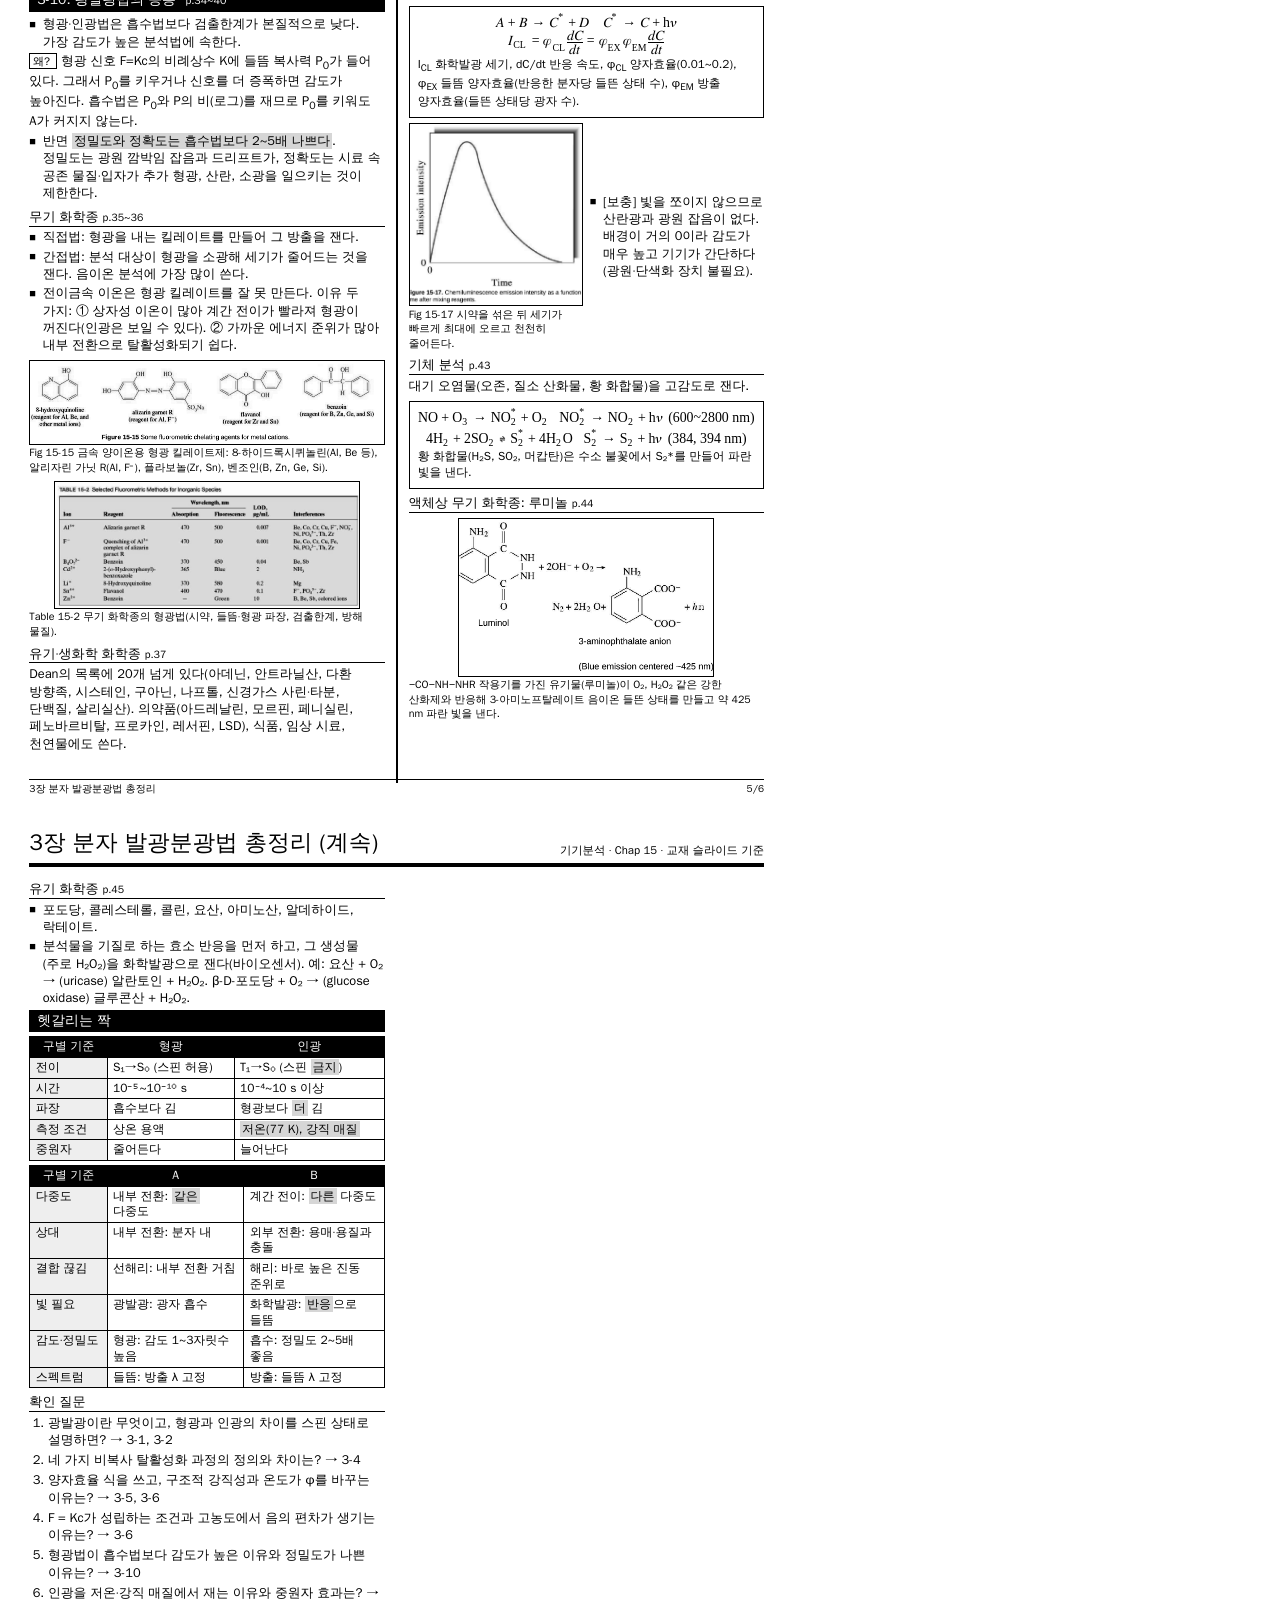
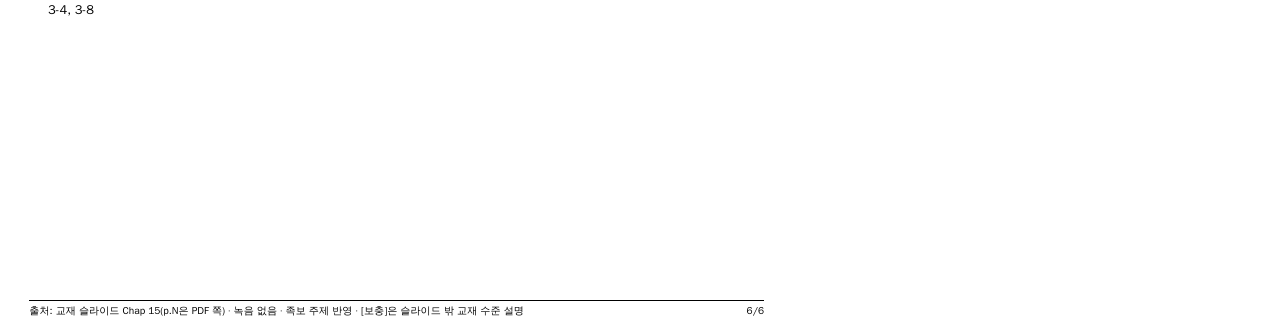
<file: instrumental-analysis/ch03.html>
<!doctype html><html lang=ko><meta charset=utf-8><title>3장 분자 발광 총정리</title>
<link rel=stylesheet href=style.css>
<body>
<div id=src data-title="3장 분자 발광분광법 총정리" data-sub="기기분석 · Chap 15 · 교재 슬라이드 기준" data-foot="출처: 교재 슬라이드 Chap 15(p.N은 PDF 쪽) · 녹음 없음 · 족보 주제 반영 · [보충]은 슬라이드 밖 교재 수준 설명">

<div class=sec><div class=bar>3-1. 발광법 개요<span class=jb>족보</span> <small>p.3~5</small></div>
<ul>
<li>발광법(luminescence)은 분석물 분자를 들뜨게 해 그 방출 스펙트럼으로 정성·정량 정보를 얻는다. 형광, 인광, 화학발광이 있다.</li>
<li>가장 큰 장점은 <b>감도</b>다. 검출한계가 흡수법보다 보통 <b>1~3 자릿수 낮다</b>.</li>
<li>단점은 적용 범위다. UV-vis를 흡수하는 화학종보다 발광하는 화학종이 훨씬 적어서 흡수법보다 덜 널리 쓰인다.</li>
</ul>
<div class=sub>광발광(photoluminescence) <small>p.4</small></div>
<ul>
<li><b>형광과 인광을 합쳐 광발광</b>이라 한다. 둘 다 <b>광자를 흡수</b>해서 들뜬다는 점이 같다.</li>
<li>대부분 들뜸 빛보다 <b>긴 파장</b>에서 발광한다.</li>
<li>형광에 관여하는 들뜬 상태는 수명이 짧다(&lt;10⁻⁵ s).</li>
</ul>
<div class=sub>화학발광(chemiluminescence) <small>p.4</small></div>
<ul>
<li>화학 반응 중 생긴 들뜬 화학종이 빛을 내는 현상이다. 빛을 쪼이지 않는다.</li>
<li>분석물과 시약(보통 오존, 과산화수소 같은 강한 산화제)의 반응 생성물이 들뜬 화학종이 되기도 한다.</li>
<li>분석물이 직접 관여하지 않고 화학발광 반응을 억제하거나 촉매하기도 한다.</li>
</ul>
<div class=sub>공명 형광과 Stokes 이동 <small>p.5</small></div>
<ul>
<li>원자 형광(AFS) 예: Na 증기의 3s 전자가 589.6·589.0 nm를 흡수해 3p로 간다. 약 10⁻⁸ s 뒤 같은 두 파장을 모든 방향으로 내며 돌아온다. 이것이 <b>공명 형광(resonance fluorescence)</b>이다.</li>
<li>분자 형광·인광 띠는 공명선보다 긴 파장에 중심이 있다. 이 장파장 쪽 이동을 <b>Stokes 이동(Stokes shift)</b>이라 한다.</li>
</ul>
<p class=why>들뜬 분자는 빛을 내기 전에 진동 이완으로 에너지 일부를 열로 잃고 S₁의 가장 낮은 진동 준위로 내려온다. 그래서 내놓는 광자의 에너지가 흡수한 광자보다 작아 파장이 길다.</p>
</div>

<div class=sec><div class=bar>3-2. 전자 스핀과 단일항·삼중항 <small>p.6~8</small></div>
<ul>
<li>형광과 인광의 차이는 <b>전자 스핀</b>, 즉 단일항(singlet)과 삼중항(triplet) 들뜬 상태의 차이에서 온다.</li>
<li><b>Pauli 배타 원리</b>: 한 원자 안 두 전자는 네 양자수(주, 방위, 자기, 스핀 양자수)가 모두 같을 수 없다. 한 오비탈에는 전자가 둘까지 들어가고 스핀이 반대다(짝지은 스핀).</li>
<li><b>반자성(diamagnetic)</b>: 스핀이 짝지어 알짜 자기장이 없다. 정자기장에 끌리지도 밀리지도 않는다. 대부분 분자가 그렇다.</li>
<li><b>상자성(paramagnetic)</b>: 짝짓지 않은 전자가 있는 자유 라디칼은 자기 모멘트가 있어 자기장에 끌린다.</li>
</ul>
<table><tr><th>상태</th><th>뜻</th></tr>
<tr><td>Singlet</td><td>모든 전자 스핀이 짝지은 상태. 자기장에서 준위가 갈라지지 않는다. 짝짓지 않은 전자 0개.</td></tr>
<tr><td>Doublet</td><td>자유 라디칼의 바닥 상태. 홀전자가 자기장에서 두 방향을 가질 수 있어 에너지가 조금 다른 두 상태가 된다.</td></tr>
<tr><td>Triplet</td><td>한 쌍 중 전자 하나가 들뜨면서 스핀이 <b>평행</b>해진 상태. 짝짓지 않은 전자 2개.</td></tr></table>
<div class=fig><img src="assets/ch03/spin_states.png"><small>Fig 15-1 (a) 바닥 단일항 (b) 들뜬 단일항: 스핀 반대 유지 (c) 들뜬 삼중항: 스핀 평행.</small></div>
<ul>
<li>삼중항 분자는 상자성, 단일항 분자는 반자성이다.</li>
<li>단일항→삼중항 전이 확률은 단일항→단일항보다 훨씬 작다. 그래서 흡수 띠 세기도 훨씬 작다.</li>
<li>평균 수명: 들뜬 삼중항 <b>10⁻⁵~수 초</b>, 들뜬 단일항 <b>약 10⁻⁸ s</b>.</li>
</ul>
<p class=note>[보충] 들뜬 삼중항(T₁)은 같은 배치의 들뜬 단일항(S₁)보다 에너지가 낮다(Hund 규칙). 그래서 인광은 형광보다 더 긴 파장에서 나온다.</p>
</div>

<div class=sec><div class=bar>3-3. 에너지 준위도(Jablonski)와 속도 <small>p.9~10</small></div>
<div class=fig><img src="assets/ch03/jablonski.png"><small>Fig 15-2 광발광계의 부분 에너지 준위도. 흡수(λ₁, λ₂) 뒤 진동 이완, 내부 전환으로 S₁ 바닥 진동 준위에 모인다. S₁→S₀ 형광(λ₃), S₁→T₁ 계간 전이, T₁→S₀ 인광(λ₄). λ₁에서 흡수해 같은 λ₁′으로 내는 것이 공명 형광이다.</small></div>
<table><tr><th>과정</th><th>속도(시간 척도)</th></tr>
<tr><td>광자 흡수</td><td><b>10⁻¹⁴~10⁻¹⁵ s</b></td></tr>
<tr><td>진동 이완</td><td>10⁻¹² s 이하</td></tr>
<tr><td>형광 방출</td><td><b>10⁻⁵~10⁻¹⁰ s</b></td></tr>
<tr><td>인광 방출</td><td><b>10⁻⁴~10 s 이상</b>. 삼중항→단일항 전이가 단일항→단일항보다 느리다(스핀 금지).</td></tr></table>
<p class=note>1장(p.48)은 형광이 "약 10⁻⁵ s 안에 끝난다", 이 장은 "10⁻⁵~10⁻¹⁰ s"로 적었다. 모순은 아니다. 범위로 외운다.</p>
</div>

<div class=sec><div class=bar>3-4. 탈활성화 과정<span class=jb>족보</span> <small>p.11~15</small></div>
<p>들뜬 분자는 여러 단계를 거쳐 바닥 상태로 돌아간다. <b>빛을 내는 과정</b>은 형광과 인광이다. <b>비복사 과정(radiationless)</b>은 진동 이완, 내부 전환, 외부 전환, 계간 전이다. 가장 빠른 경로가 우세하다.</p>
<table><tr><th>과정</th><th>내용</th></tr>
<tr><td>진동 이완 (vibrational relaxation)</td><td>들뜬 분자가 용매 분자와 충돌해 진동 에너지를 빠르게 넘긴다. 용매 온도는 아주 조금 오른다. 진동 들뜬 분자의 평균 수명은 <b>10⁻¹² s 이하</b>다. 같은 전자 상태 안에서 가장 낮은 진동 준위로 내려간다.</td></tr>
<tr><td>내부 전환 (internal conversion)</td><td>빛을 내지 않고 <b>같은 다중도</b>(단일항-단일항, 삼중항-삼중항)의 낮은 전자 상태로 넘어간다. 두 상태의 진동 준위가 겹칠 때 잘 일어나며, 높은 들뜬 상태에서는 형광보다 내부 전환이 더 잘 일어난다.</td></tr>
<tr><td>외부 전환 (external conversion, 충돌 소광)</td><td>들뜬 분자가 용매나 다른 용질과 상호작용해 에너지를 넘긴다.</td></tr>
<tr><td>계간 전이 (intersystem crossing)</td><td><b>다른 다중도</b>의 상태로 넘어간다. 가장 흔한 것은 S₁→T₁이다. 두 상태의 진동 준위가 겹치면 잘 일어난다. I, Br 같은 무거운 원자가 있으면 커진다(<b>중원자 효과</b>).</td></tr>
<tr><td>인광 (phosphorescence)</td><td>계간 전이로 T₁에 간 뒤 빛을 내며 S₀로 돌아간다. T₁ 수명 10⁻⁴~10 s 이상. 내부·외부 전환과 경쟁에서 지기 쉬워 보통 <b>저온, 점성이 큰 매질</b>에서만 관찰된다.</td></tr></table>
<p class=why>[보충] 중원자는 스핀-궤도 짝지음을 키워 스핀이 바뀌는 전이(S₁→T₁)의 금지를 완화한다. 그래서 계간 전이가 늘고 형광은 줄고 인광은 늘어난다.</p>
<div class=two style="align-items:center">
<div class=fig style="margin:0"><img src="assets/ch03/quinine.png"><small>Fig 15-3 퀴닌: 들뜸 파장(250 또는 350 nm)과 상관없이 최대 방출은 <b>450 nm</b>다. 높은 상태로 들떠도 내부 전환으로 S₁에 내려온 뒤 형광을 내기 때문이다.</small></div>
<div class=fig style="margin:0"><img src="assets/ch03/isc_curve.png"><small>p.15 퍼텐셜 곡선. 들뜬 전자가 진동 준위가 겹치는(같은 에너지) 지점에서 다중도가 다른 상태로 계간 전이한다.</small></div></div>
<div class=sub>선해리(predissociation)와 해리 <small>p.12</small></div>
<ul>
<li><b>선해리</b>: 높은 전자 상태에서 낮은 전자 상태의 높은 진동 준위로 내부 전환한다. 그 진동 에너지가 결합을 끊을 만큼 크면 결합이 끊어진다. 큰 분자에서 흔하다. 발색단이 흡수한 에너지가 내부 전환으로 약한 결합의 진동 에너지가 되어 그 결합이 끊어질 수 있다.</li>
<li><b>해리(dissociation)</b>: 내부 전환 없이 흡수한 빛이 발색단 전자를 결합이 끊어질 만큼 높은 진동 준위로 바로 들뜨게 한다.</li>
</ul>
<p class=note>슬라이드는 내부 전환을 "Intermolecular processes"로 적었지만, 문맥상 분자 내(intramolecular) 과정이다. 오타로 보인다.</p>
</div>

<div class=sec><div class=bar>3-5. 양자효율<span class=jb>족보</span> <small>p.16~17</small></div>
<p>양자 수득률(quantum yield), 양자효율(quantum efficiency)은 발광한 분자 수를 들뜬 분자 전체 수로 나눈 비다. 형광이 아주 센 플루오레세인은 거의 1이다. 형광이 없는 화학종은 사실상 0이다.</p>
<div class=box><math display=block><mrow><mi>φ</mi><mo>=</mo><mfrac><msub><mi>k</mi><mi>f</mi></msub><mrow><msub><mi>k</mi><mi>f</mi></msub><mo>+</mo><msub><mi>k</mi><mi>i</mi></msub><mo>+</mo><msub><mi>k</mi><mtext>ec</mtext></msub><mo>+</mo><msub><mi>k</mi><mtext>ic</mtext></msub><mo>+</mo><msub><mi>k</mi><mtext>pd</mtext></msub><mo>+</mo><msub><mi>k</mi><mi>d</mi></msub></mrow></mfrac></mrow></math>
<p class=en>k<sub>f</sub> 형광, k<sub>i</sub> 계간 전이, k<sub>ec</sub> 외부 전환, k<sub>ic</sub> 내부 전환, k<sub>pd</sub> 선해리, k<sub>d</sub> 해리의 속도상수.</p></div>
<p class=why>φ는 형광 속도가 모든 탈활성화 속도의 합에서 차지하는 몫이다. k<sub>f</sub>를 키우거나 나머지 k를 줄이는 구조와 환경이 형광을 세게 한다. 아래 3-6의 모든 요인이 이 식의 어느 항을 바꾸는지로 설명된다.</p>
<div class=sub>전이 형식과 형광 <small>p.16~17</small></div>
<ul>
<li>250 nm보다 짧은 UV(약 140 kcal/mol)로는 형광이 거의 나오지 않는다. 그 에너지가 선해리나 해리로 들뜬 상태를 없애기 때문이다.</li>
<li>그래서 형광은 에너지가 낮은 <b>π*→π, π*→n</b> 전이에 한정된다. 가장 흔한 형광은 첫 들뜬 전자 상태의 가장 낮은 진동 준위에서 나온다.</li>
<li>형광은 가장 낮은 전이가 <b>π→π*</b>인 화합물에서 n→π*인 화합물보다 흔하다.</li>
</ul>
<p class=why>π,π* 상태의 양자효율이 큰 이유 세 가지. ① π→π* 몰흡광계수가 n→π*보다 100~1000배 크다. ② 고유 수명이 짧다(π,π* 10⁻⁷~10⁻⁹ s, n,π* 10⁻⁵~10⁻⁷ s). ③ 그래서 k<sub>f</sub>가 더 크다. 수명이 짧으면 비복사 과정이 끼어들 시간이 적다.</p>
</div>

<div class=sec><div class=bar>3-6. 형광에 영향을 주는 변수<span class=jb>족보</span> <small>p.17~21</small></div>
<div class=sub>구조 <small>p.17~18</small></div>
<ul>
<li>가장 세고 쓸모 있는 형광은 에너지가 낮은 π→π* 전이를 가진 <b>방향족</b> 작용기 화합물에서 나온다.</li>
<li>치환되지 않은 방향족 탄화수소는 대부분 용액에서 형광을 낸다. 고리 수와 축합 정도가 클수록 양자효율이 커진다.</li>
<li>단순 헤테로고리(피리딘, 퓨란, 싸이오펜, 피롤)는 형광이 없다. 벤젠 고리와 축합된 구조(퀴놀린, 아이소퀴놀린, 인돌)는 형광을 낸다.</li>
<li>벤젠 고리 치환은 흡수 최대 파장과 형광을 함께 옮긴다(Table 15-1).</li>
</ul>
<div class=fig><img src="assets/ch03/heterocycle.png"><small>p.17 단순 헤테로고리는 형광 없음, 축합 고리는 형광 있음.</small></div>
<div class=fig><img src="assets/ch03/table15_1.png" style="width:84%"><small>Table 15-1 벤젠 치환체의 형광. 아이오도·브로모 벤젠은 중원자 효과로 약하다(0, 5). 아닐린(20) → 아닐리늄(0), 페놀(18) → 페놀레이트(10). 나이트로벤젠은 형광이 없다(0).</small></div>
<div class=sub>구조적 강직성(rigidity) <small>p.19</small></div>
<div class=two style="align-items:center">
<div class=fig style="margin:0"><img src="assets/ch03/rigidity.png"><small>플루오렌 ~1.0, 바이페닐 ~0.2. 두 고리를 CH₂로 묶어 고정하면 형광이 세진다.</small></div>
<div><ul>
<li>형광은 <b>강직한 구조</b>에서 특히 잘 나온다.</li>
<li>유기 킬레이트제가 금속 이온과 착물을 만들면 형광이 세진다. 예: 8-하이드록시퀴놀린.</li>
</ul></div></div>
<p class=why>강직하지 않은 분자는 부분끼리 자유롭게 진동·회전해 들뜬 에너지를 열로 잃기 쉽다. 즉 내부 전환 속도(k<sub>ic</sub>)가 커져 φ가 줄어든다.</p>
<div class=sub>온도와 용매 <small>p.20</small></div>
<ul>
<li>대부분 분자는 <b>온도가 오르면 형광 양자효율이 줄어든다</b>. 충돌이 잦아져 외부 전환으로 탈활성화될 확률이 커지기 때문이다.</li>
<li>용매 <b>점도가 낮아져도</b> 외부 전환이 쉬워져 형광이 줄어든다.</li>
<li>무거운 원자를 가진 용매(CBr₄, 아이오딘화 에틸)도 형광을 줄인다(중원자 효과로 계간 전이 증가).</li>
</ul>
<div class=sub>pH <small>p.20</small></div>
<ul>
<li>산성·염기성 치환기를 가진 방향족의 형광은 pH에 따라 달라진다. 예: 페놀, 아닐린(Table 15-1).</li>
</ul>
<div class=fig><img src="assets/ch03/aniline.png"><small>아닐린의 공명 구조(왼쪽 세 개)와 아닐리늄 이온(오른쪽). 아닐린은 추가 공명 구조가 첫 들뜬 상태를 안정화해 UV 영역 형광을 낸다. 산에서 아닐리늄이 되면 N의 비공유 전자쌍이 없어 공명이 사라지고 형광도 사라진다.</small></div>
<div class=sub>용존 산소 <small>p.21</small></div>
<ul><li>녹아 있는 산소는 흔히 형광 세기를 줄인다. 형광 화학종이 광화학적으로 산화되기 때문일 수 있다. [보충] 산소는 상자성이라 계간 전이를 촉진해 형광을 소광하기도 한다.</li></ul>
<div class=sub>농도와 형광 세기 <small>p.21</small></div>
<p>형광 세기 F는 시료가 흡수한 들뜸 빛의 복사력에 비례한다.</p>
<div class=box>
<math display=block><mrow><mi>F</mi><mo>=</mo><msup><mi>K</mi><mo>′</mo></msup><mo>(</mo><msub><mi>P</mi><mn>0</mn></msub><mo>−</mo><mi>P</mi><mo>)</mo><mo>=</mo><msup><mi>K</mi><mo>′</mo></msup><msub><mi>P</mi><mn>0</mn></msub><mo>(</mo><mn>1</mn><mo>−</mo><msup><mn>10</mn><mrow><mo>−</mo><mi>ε</mi><mi>b</mi><mi>c</mi></mrow></msup><mo>)</mo></mrow></math>
<math display=block><mrow><mi>F</mi><mo>=</mo><msup><mi>K</mi><mo>′</mo></msup><msub><mi>P</mi><mn>0</mn></msub><mrow><mo>[</mo><mn>2.303</mn><mi>ε</mi><mi>b</mi><mi>c</mi><mo>−</mo><mfrac><msup><mrow><mo>(</mo><mn>2.303</mn><mi>ε</mi><mi>b</mi><mi>c</mi><mo>)</mo></mrow><mn>2</mn></msup><mrow><mn>2</mn><mo>!</mo></mrow></mfrac><mo>+</mo><mfrac><msup><mrow><mo>(</mo><mn>2.303</mn><mi>ε</mi><mi>b</mi><mi>c</mi><mo>)</mo></mrow><mn>3</mn></msup><mrow><mn>3</mn><mo>!</mo></mrow></mfrac><mo>−</mo><mo>⋯</mo><mo>]</mo></mrow></mrow></math>
<math display=block><mrow><mi>F</mi><mo>=</mo><mn>2.303</mn><msup><mi>K</mi><mo>′</mo></msup><mi>ε</mi><mi>b</mi><mi>c</mi><msub><mi>P</mi><mn>0</mn></msub><mo>=</mo><mi>K</mi><mi>c</mi><mspace width="8pt"/><mtext>(조건: </mtext><mn>2.303</mn><mi>ε</mi><mi>b</mi><mi>c</mi><mo>=</mo><mi>A</mi><mo>&lt;</mo><mn>0.05</mn><mtext>)</mtext></mrow></math>
<p class=en>Maclaurin 급수에서 첫 항만 남긴다. 흡광도가 작은 묽은 용액에서만 F가 농도에 직선 비례한다.</p></div>
<ul>
<li>농도가 높으면 직선에서 <b>아래로(음의 편차)</b> 벗어난다.</li>
<li>원인은 <b>1차·2차 흡수, 즉 내부 필터 효과(inner filter effect)</b>다. [보충] 1차 흡수: 용액 앞쪽에서 들뜸 빛이 다 흡수되어 관측하는 가운데 부분까지 빛이 덜 간다. 2차 흡수: 방출한 형광을 다른 분석물 분자가 다시 흡수한다(흡수와 방출 띠가 겹칠 때). 그 밖에 자체 소광(self-quenching, 들뜬 분자끼리 충돌)도 원인이다.</li>
</ul>
</div>

<div class=sec><div class=bar>3-7. 들뜸·방출 스펙트럼 <small>p.22~24</small></div>
<ul>
<li><b>들뜸 스펙트럼(excitation)</b>: 방출 파장을 고정하고 들뜸 파장을 바꿔 형광 세기를 잰다. 흡수 스펙트럼과 거의 같다.</li>
<li><b>방출 스펙트럼(emission)</b>: 들뜸 파장을 고정하고 방출 파장을 훑는다.</li>
<li>세 스펙트럼의 파장은 들뜸(흡수) &lt; 형광 &lt; 인광 순이다(Fig 15-5 페난트렌).</li>
</ul>
<div class=fig><img src="assets/ch03/phenanthrene.png" style="width:80%"><small>Fig 15-5 페난트렌의 들뜸(E), 형광(F), 인광(P) 스펙트럼. 왼쪽에서 오른쪽으로 갈수록 장파장이다.</small></div>
<p class=why>[보충] 형광 스펙트럼은 들뜸 스펙트럼과 거울상에 가깝다. 흡수는 S₀ 바닥 진동 준위에서 S₁의 여러 진동 준위로, 형광은 S₁ 바닥 진동 준위에서 S₀의 여러 진동 준위로 가는데 두 상태의 진동 준위 간격이 비슷하기 때문이다.</p>
<div class=fig><img src="assets/ch03/total_lum.png"><small>Fig 15-6 전체 발광 스펙트럼(total luminescence): 들뜸 파장과 방출 파장 두 축에 세기를 그린 3차원 그림(a)과 등고선 그림(b). 대각선 띠는 산란광이다.</small></div>
<div class=fig><img src="assets/ch03/synchronous.png"><small>Fig 15-7 동기 형광(synchronous): 들뜸과 방출 단색화 장치를 일정한 파장 차(Δλ)로 함께 훑는다. 테트라센의 여러 봉우리가 하나의 좁은 봉우리(b)가 되어 혼합물 분석에 좋다.</small></div>
</div>

<div class=sec><div class=bar>3-8. 기기: 형광계와 분광형광계 <small>p.25~31</small></div>
<div class=fig><img src="assets/ch03/fluorometer_parts.png"><small>Fig 15-8 구성: 광원 → 들뜸 파장 선택기 → 시료 → <b>90° 방향</b>의 방출 파장 선택기 → 변환기. 기준 빔은 감쇠기를 거쳐 기준 변환기로 간다. Fig 15-9 1 ppm 안트라센의 들뜸(a)과 방출(b) 스펙트럼.</small></div>
<p class=why>[보충] 방출광을 들뜸 빔과 수직으로 받는 이유는 투과하는 들뜸 빛이 검출기에 들어가지 않게 하려는 것이다. 그래서 형광은 어두운 배경 위의 신호를 재게 되고 감도가 높다.</p>
<table><tr><th>부품</th><th>내용</th></tr>
<tr><td>광원</td><td>흡수법의 텅스텐·D₂ 램프보다 센 광원을 쓴다. 필터 형광계: 저압 수은등(254, 302, 313, 546, 578, 691, 773 nm 선, 용융 실리카 창). 분광형광계: 75~450 W 고압 <b>Xe 아크 램프</b>(300~1300 nm 연속).</td></tr>
<tr><td>레이저</td><td>1970년대부터 사용. 가변 색소 레이저, Nd-YAG. 장점: 시료가 μL 이하로 작을 때(미세 크로마토그래피, 모세관 전기영동), 원격 감지(대기 OH 라디칼, 수중 엽록소, 평행광이 중요), 방해 형광을 줄이려고 아주 단색인 들뜸이 필요할 때.</td></tr>
<tr><td>필터·단색화</td><td>필터 형광계는 간섭·흡수 필터. 분광형광계는 회절발 단색화 장치가 하나 이상, 보통 두 개다.</td></tr>
<tr><td>변환기</td><td>광전자증배관(PMT)이 가장 흔하다. 광자 계수(photon counting) 방식으로 S/N을 높인다. CCD도 쓴다.</td></tr>
<tr><td>셀</td><td>원통형·사각형 유리나 실리카. 셀 칸은 산란광이 검출기에 덜 가게 설계한다.</td></tr></table>
<div class=fig><img src="assets/ch03/fluorometer.png" style="width:80%"><small>Fig 15-10 전형적인 필터 형광계: 1차 필터(들뜸)와 2차 필터(방출), 기준 광전자증배관.</small></div>
<div class=fig><img src="assets/ch03/spectrofluorometer.png" style="width:80%"><small>Fig 15-11 분광형광계: 들뜸·방출 단색화 장치 두 개, Xe 램프, 기준 PMT.</small></div>
<ul>
<li>배열 검출기 분광형광계: CCD로 전체 발광 스펙트럼을 한 번에 얻는다(Fig 15-12).</li>
<li>광섬유 형광 센서: 레이저 빛이 광섬유로 가서 시료를 들뜨게 하고, 형광이 같은 광섬유로 돌아와 검출기로 간다.</li>
</ul>
<div class=two style="align-items:center">
<div><div class=sub>인광계(phosphorimeter)</div><ul>
<li>형광계에 두 장치를 더한다.</li>
<li>① 시료를 번갈아 비추고 적당한 지연 시간 뒤 인광 세기를 재는 장치(회전 셔터). 수명이 짧은 형광이 사라진 뒤 재므로 둘을 구별한다.</li>
<li>② 수명이 긴 삼중항의 충돌 탈활성화를 줄이려고 <b>액체 질소 온도, 강직한 매질</b>에서 재는 장치(Dewar 플라스크).</li></ul></div>
<div class=fig style="margin:0"><img src="assets/ch03/dewar.png"><small>Fig 15-13 저온 인광 측정용 Dewar 플라스크.</small></div></div>
</div>

<div class=sec><div class=bar>3-9. 보정과 표준화 <small>p.32~33</small></div>
<ul>
<li><b>광원 보정</b>: 기준 PMT로 광원 세기를 감시하고 시료 신호/기준 신호 비를 계속 구한다. 광원 세기 요동과 드리프트를 보정한다. 공간 이중 빔, 시간 이중 빔 설계를 모두 쓴다.</li>
<li><b>보정된 들뜸 스펙트럼</b>: 광원 세기와 광학 부품 효율이 파장에 따라 다른 것을 보정하려고 <b>양자 계수기(quantum counter)</b>를 쓴다. 양자효율이 높은 형광체를 진하게 넣은 기준 셀이다. 예: 글리세롤 속 3~8 g/L 로다민 B는 220~600 nm 빛을 거의 다 흡수한다.</li>
<li><b>기기 표준화</b>: 광원, 변환기 감도 등이 날마다 달라 같은 용액도 같은 값이 안 나온다. 안정한 형광체 표준 용액으로 표준화한다. 가장 흔한 것은 약 <b>10⁻⁵ M 황산 퀴닌</b>(들뜸 350 nm, 방출 450 nm)이다.</li>
</ul>
<div class=fig><img src="assets/ch03/quinine_corr.png" style="width:62%"><small>Fig 15-14 0.2 M H₂SO₄ 속 황산 퀴닌의 보정(실선)·비보정 스펙트럼. 보정하면 들뜸·방출 띠 모양이 달라진다.</small></div>
</div>

<div class=sec><div class=bar>3-10. 광발광법의 응용 <small>p.34~40</small></div>
<ul>
<li>형광·인광법은 흡수법보다 검출한계가 본질적으로 낮다. 가장 감도가 높은 분석법에 속한다.</li>
</ul>
<p class=why>형광 신호 F=Kc의 비례상수 K에 들뜸 복사력 P<sub>0</sub>가 들어 있다. 그래서 P<sub>0</sub>를 키우거나 신호를 더 증폭하면 감도가 높아진다. 흡수법은 P<sub>0</sub>와 P의 비(로그)를 재므로 P<sub>0</sub>를 키워도 A가 커지지 않는다.</p>
<ul>
<li>반면 <b>정밀도와 정확도는 흡수법보다 2~5배 나쁘다</b>. 정밀도는 광원 깜박임 잡음과 드리프트가, 정확도는 시료 속 공존 물질·입자가 추가 형광, 산란, 소광을 일으키는 것이 제한한다.</li>
</ul>
<div class=sub>무기 화학종 <small>p.35~36</small></div>
<ul>
<li>직접법: 형광을 내는 킬레이트를 만들어 그 방출을 잰다.</li>
<li>간접법: 분석 대상이 형광을 소광해 세기가 줄어드는 것을 잰다. 음이온 분석에 가장 많이 쓴다.</li>
<li>전이금속 이온은 형광 킬레이트를 잘 못 만든다. 이유 두 가지: ① 상자성 이온이 많아 계간 전이가 빨라져 형광이 꺼진다(인광은 보일 수 있다). ② 가까운 에너지 준위가 많아 내부 전환으로 탈활성화되기 쉽다.</li>
</ul>
<div class=fig><img src="assets/ch03/chelates.png"><small>Fig 15-15 금속 양이온용 형광 킬레이트제: 8-하이드록시퀴놀린(Al, Be 등), 알리자린 가닛 R(Al, F⁻), 플라보놀(Zr, Sn), 벤조인(B, Zn, Ge, Si).</small></div>
<div class=fig><img src="assets/ch03/table15_2.png" style="width:86%"><small>Table 15-2 무기 화학종의 형광법(시약, 들뜸·형광 파장, 검출한계, 방해 물질).</small></div>
<div class=sub>유기·생화학 화학종 <small>p.37</small></div>
<p>Dean의 목록에 20개 넘게 있다(아데닌, 안트라닐산, 다환 방향족, 시스테인, 구아닌, 나프톨, 신경가스 사린·타분, 단백질, 살리실산). 의약품(아드레날린, 모르핀, 페니실린, 페노바르비탈, 프로카인, 레서핀, LSD), 식품, 임상 시료, 천연물에도 쓴다.</p>
<div class=sub>인광법과 기타 <small>p.38~40</small></div>
<ul>
<li>인광법과 형광법은 상보적이다. <b>형광이 센 화합물은 인광이 약하고 그 반대도 같다.</b></li>
<li>축합 방향족 중 할로젠, 황 같은 무거운 원자를 가진 것은 인광이 세다(중원자 효과).</li>
<li>핵산, 아미노산, 퓨린·피리미딘, 효소, 석유 탄화수소, 농약 정량에 쓴다. 저온이 필요하고 정밀도가 나빠서 형광법만큼 널리 쓰이지 않는다.</li>
<li>LC와 모세관 전기영동의 검출기로 광발광이 중요하다.</li>
<li>수명 측정(Fig): A 들뜸 펄스, B 측정한 감쇠, C 보정한 감쇠 곡선(ns 단위).</li>
<li>형광 이미징: 소뇌 Purkinje 세포의 칼슘 변화(Fig 15-16).</li>
</ul>
</div>

<div class=sec><div class=bar>3-11. 화학발광 <small>p.41~45</small></div>
<div class=box>
<math display=block><mrow><mi>A</mi><mo>+</mo><mi>B</mi><mo>→</mo><msup><mi>C</mi><mo>*</mo></msup><mo>+</mo><mi>D</mi><mspace width="10pt"/><msup><mi>C</mi><mo>*</mo></msup><mo>→</mo><mi>C</mi><mo>+</mo><mi mathvariant="normal">h</mi><mi>ν</mi></mrow></math>
<math display=block><mrow><msub><mi>I</mi><mtext>CL</mtext></msub><mo>=</mo><msub><mi>φ</mi><mtext>CL</mtext></msub><mfrac><mrow><mi>d</mi><mi>C</mi></mrow><mrow><mi>d</mi><mi>t</mi></mrow></mfrac><mo>=</mo><msub><mi>φ</mi><mtext>EX</mtext></msub><msub><mi>φ</mi><mtext>EM</mtext></msub><mfrac><mrow><mi>d</mi><mi>C</mi></mrow><mrow><mi>d</mi><mi>t</mi></mrow></mfrac></mrow></math>
<p class=en>I<sub>CL</sub> 화학발광 세기, dC/dt 반응 속도, φ<sub>CL</sub> 양자효율(0.01~0.2), φ<sub>EX</sub> 들뜸 양자효율(반응한 분자당 들뜬 상태 수), φ<sub>EM</sub> 방출 양자효율(들뜬 상태당 광자 수).</p></div>
<div class=two style="align-items:center">
<div class=fig style="margin:0"><img src="assets/ch03/cl_time.png"><small>Fig 15-17 시약을 섞은 뒤 세기가 빠르게 최대에 오르고 천천히 줄어든다.</small></div>
<div><ul><li>[보충] 빛을 쪼이지 않으므로 산란광과 광원 잡음이 없다. 배경이 거의 0이라 감도가 매우 높고 기기가 간단하다(광원·단색화 장치 불필요).</li></ul></div></div>
<div class=sub>기체 분석 <small>p.43</small></div>
<p>대기 오염물(오존, 질소 산화물, 황 화합물)을 고감도로 잰다.</p>
<div class=box>
<math display=block><mrow><mtext>NO</mtext><mo>+</mo><msub><mtext>O</mtext><mn>3</mn></msub><mo>→</mo><msubsup><mtext>NO</mtext><mn>2</mn><mo>*</mo></msubsup><mo>+</mo><msub><mtext>O</mtext><mn>2</mn></msub><mspace width="8pt"/><msubsup><mtext>NO</mtext><mn>2</mn><mo>*</mo></msubsup><mo>→</mo><msub><mtext>NO</mtext><mn>2</mn></msub><mo>+</mo><mi mathvariant="normal">h</mi><mi>ν</mi><mspace width="4pt"/><mtext>(600~2800 nm)</mtext></mrow></math>
<math display=block><mrow><mn>4</mn><msub><mtext>H</mtext><mn>2</mn></msub><mo>+</mo><mn>2</mn><msub><mtext>SO</mtext><mn>2</mn></msub><mo>⇌</mo><msubsup><mtext>S</mtext><mn>2</mn><mo>*</mo></msubsup><mo>+</mo><mn>4</mn><msub><mtext>H</mtext><mn>2</mn></msub><mtext>O</mtext><mspace width="8pt"/><msubsup><mtext>S</mtext><mn>2</mn><mo>*</mo></msubsup><mo>→</mo><msub><mtext>S</mtext><mn>2</mn></msub><mo>+</mo><mi mathvariant="normal">h</mi><mi>ν</mi><mspace width="4pt"/><mtext>(384, 394 nm)</mtext></mrow></math>
<p class=en>황 화합물(H₂S, SO₂, 머캅탄)은 수소 불꽃에서 S₂*를 만들어 파란 빛을 낸다.</p></div>
<div class=sub>액체상 무기 화학종: 루미놀 <small>p.44</small></div>
<div class=fig><img src="assets/ch03/luminol.png" style="width:72%"><small>−CO−NH−NHR 작용기를 가진 유기물(루미놀)이 O₂, H₂O₂ 같은 강한 산화제와 반응해 3-아미노프탈레이트 음이온 들뜬 상태를 만들고 약 425 nm 파란 빛을 낸다.</small></div>
<div class=sub>유기 화학종 <small>p.45</small></div>
<ul>
<li>포도당, 콜레스테롤, 콜린, 요산, 아미노산, 알데하이드, 락테이트.</li>
<li>분석물을 기질로 하는 효소 반응을 먼저 하고, 그 생성물(주로 H₂O₂)을 화학발광으로 잰다(바이오센서). 예: 요산 + O₂ → (uricase) 알란토인 + H₂O₂. β-D-포도당 + O₂ → (glucose oxidase) 글루콘산 + H₂O₂.</li>
</ul>
</div>

<div class=sec><div class=bar>헷갈리는 짝</div>
<table>
<tr><th>구별 기준</th><th>형광</th><th>인광</th></tr>
<tr><td>전이</td><td>S₁→S₀ (스핀 허용)</td><td>T₁→S₀ (스핀 <b>금지</b>)</td></tr>
<tr><td>시간</td><td>10⁻⁵~10⁻¹⁰ s</td><td>10⁻⁴~10 s 이상</td></tr>
<tr><td>파장</td><td>흡수보다 김</td><td>형광보다 <b>더</b> 김</td></tr>
<tr><td>측정 조건</td><td>상온 용액</td><td><b>저온(77 K), 강직 매질</b></td></tr>
<tr><td>중원자</td><td>줄어든다</td><td>늘어난다</td></tr>
</table>
<table>
<tr><th>구별 기준</th><th>A</th><th>B</th></tr>
<tr><td>다중도</td><td>내부 전환: <b>같은</b> 다중도</td><td>계간 전이: <b>다른</b> 다중도</td></tr>
<tr><td>상대</td><td>내부 전환: 분자 내</td><td>외부 전환: 용매·용질과 충돌</td></tr>
<tr><td>결합 끊김</td><td>선해리: 내부 전환 거침</td><td>해리: 바로 높은 진동 준위로</td></tr>
<tr><td>빛 필요</td><td>광발광: 광자 흡수</td><td>화학발광: <b>반응</b>으로 들뜸</td></tr>
<tr><td>감도·정밀도</td><td>형광: 감도 1~3자릿수 높음</td><td>흡수: 정밀도 2~5배 좋음</td></tr>
<tr><td>스펙트럼</td><td>들뜸: 방출 λ 고정</td><td>방출: 들뜸 λ 고정</td></tr>
</table></div>

<div class=sec><div class=sub>확인 질문</div>
<ol class=q>
<li>광발광이란 무엇이고, 형광과 인광의 차이를 스핀 상태로 설명하면? → 3-1, 3-2</li>
<li>네 가지 비복사 탈활성화 과정의 정의와 차이는? → 3-4</li>
<li>양자효율 식을 쓰고, 구조적 강직성과 온도가 φ를 바꾸는 이유는? → 3-5, 3-6</li>
<li>F = Kc가 성립하는 조건과 고농도에서 음의 편차가 생기는 이유는? → 3-6</li>
<li>형광법이 흡수법보다 감도가 높은 이유와 정밀도가 나쁜 이유는? → 3-10</li>
<li>인광을 저온·강직 매질에서 재는 이유와 중원자 효과는? → 3-4, 3-8</li>
</ol></div>

</div>
<script src=paginate.js></script>
</body></html>
</file>
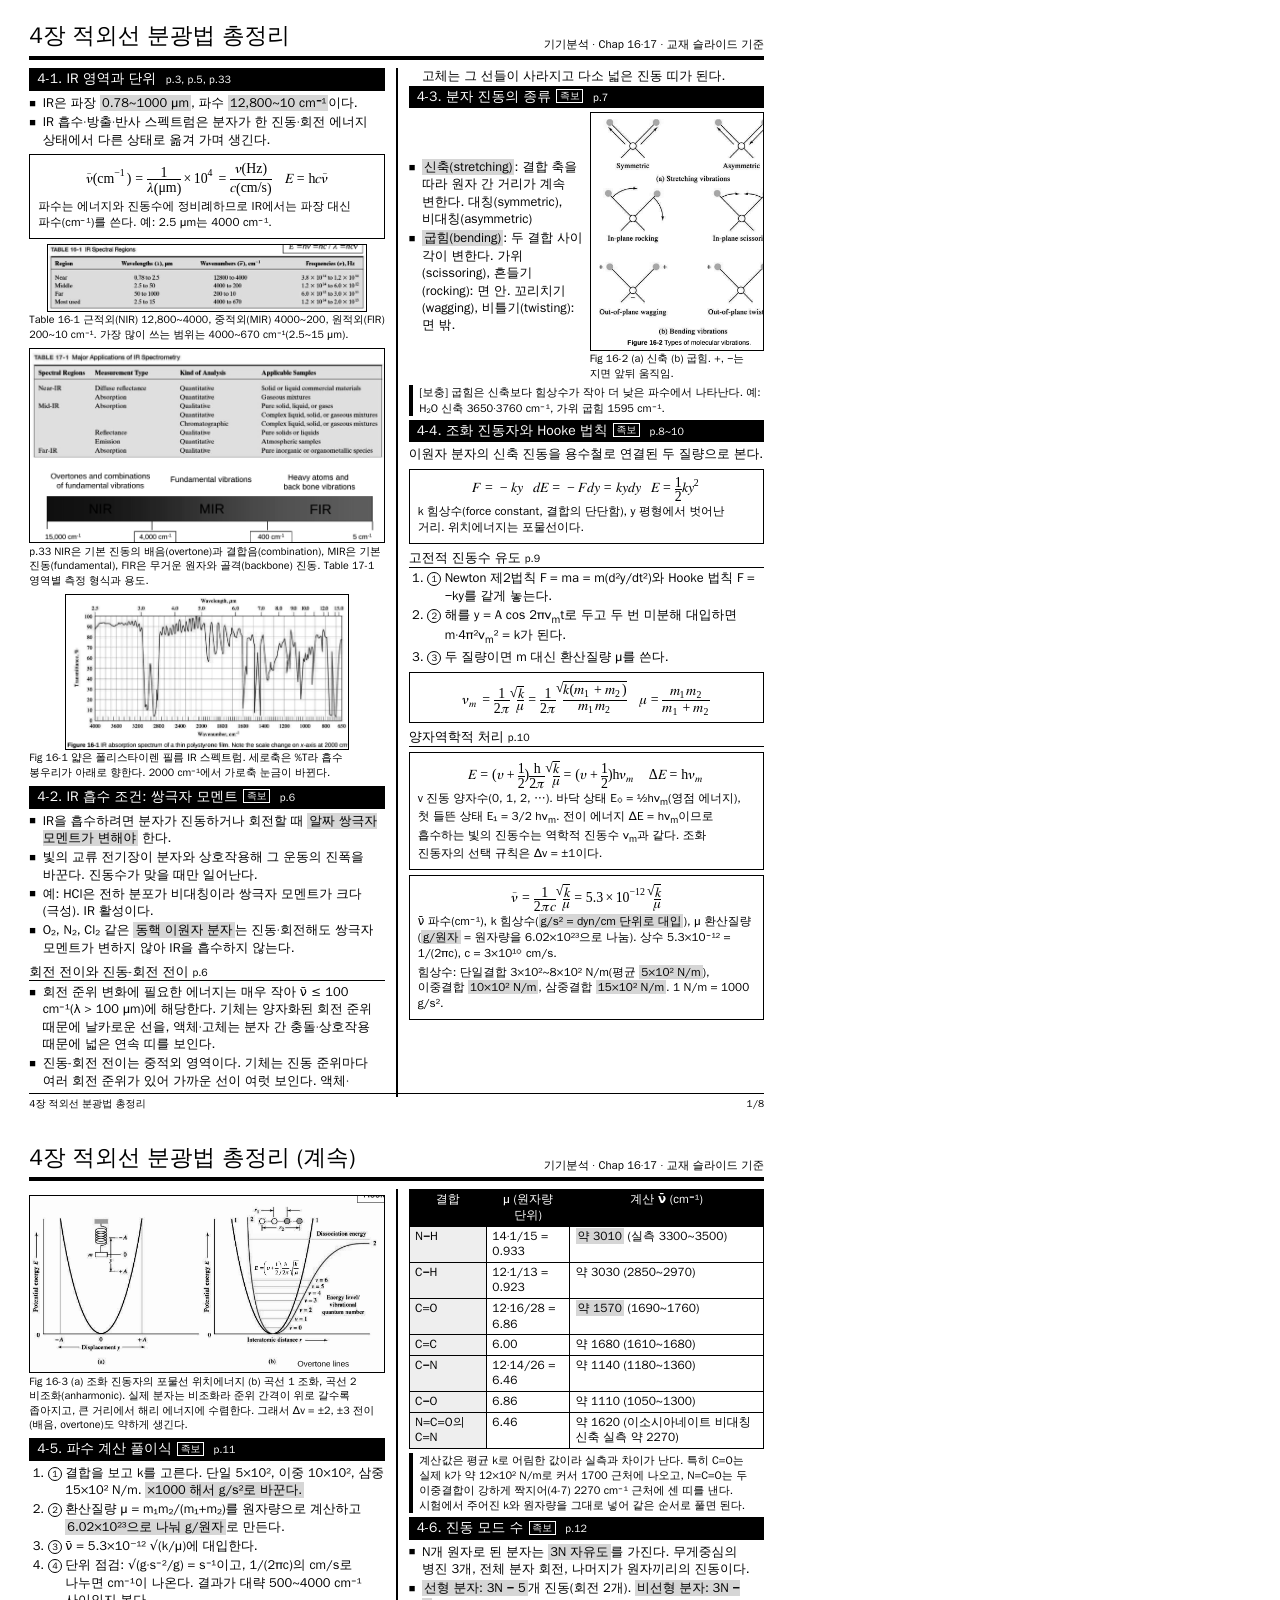
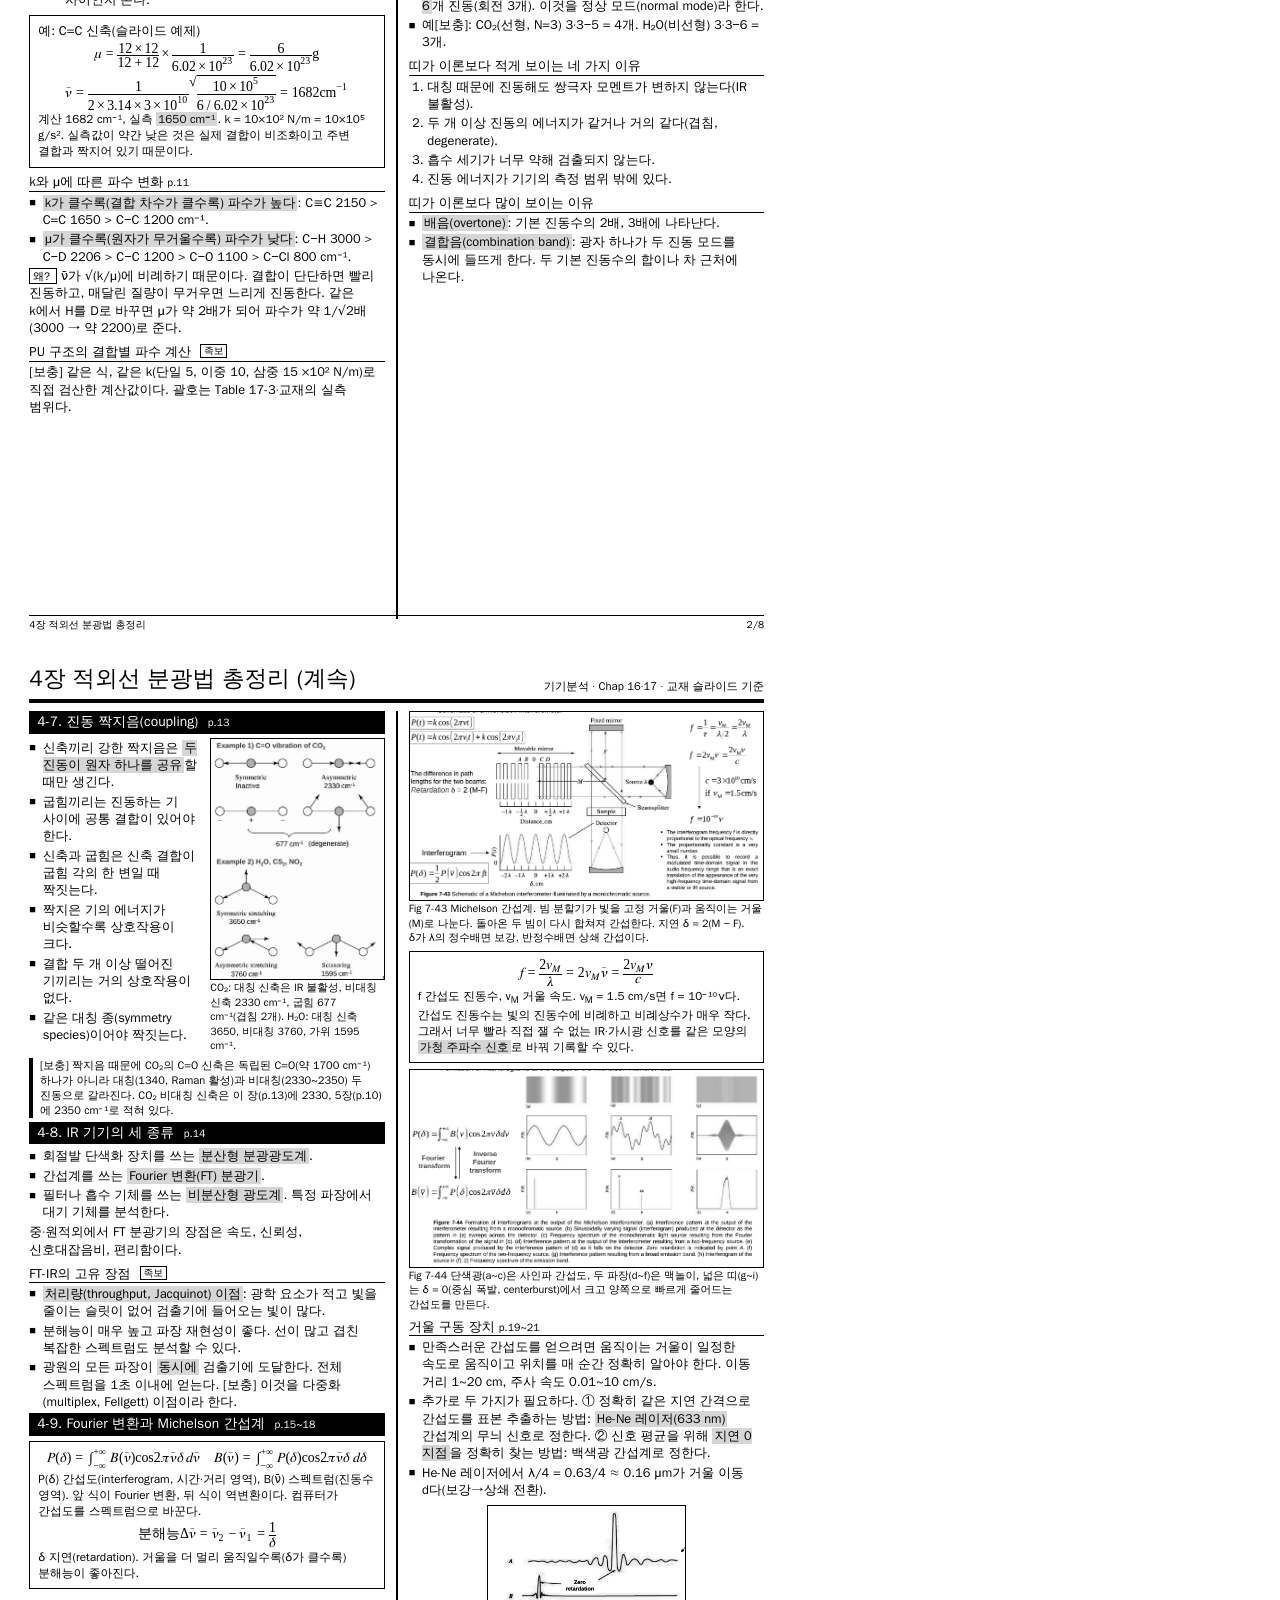
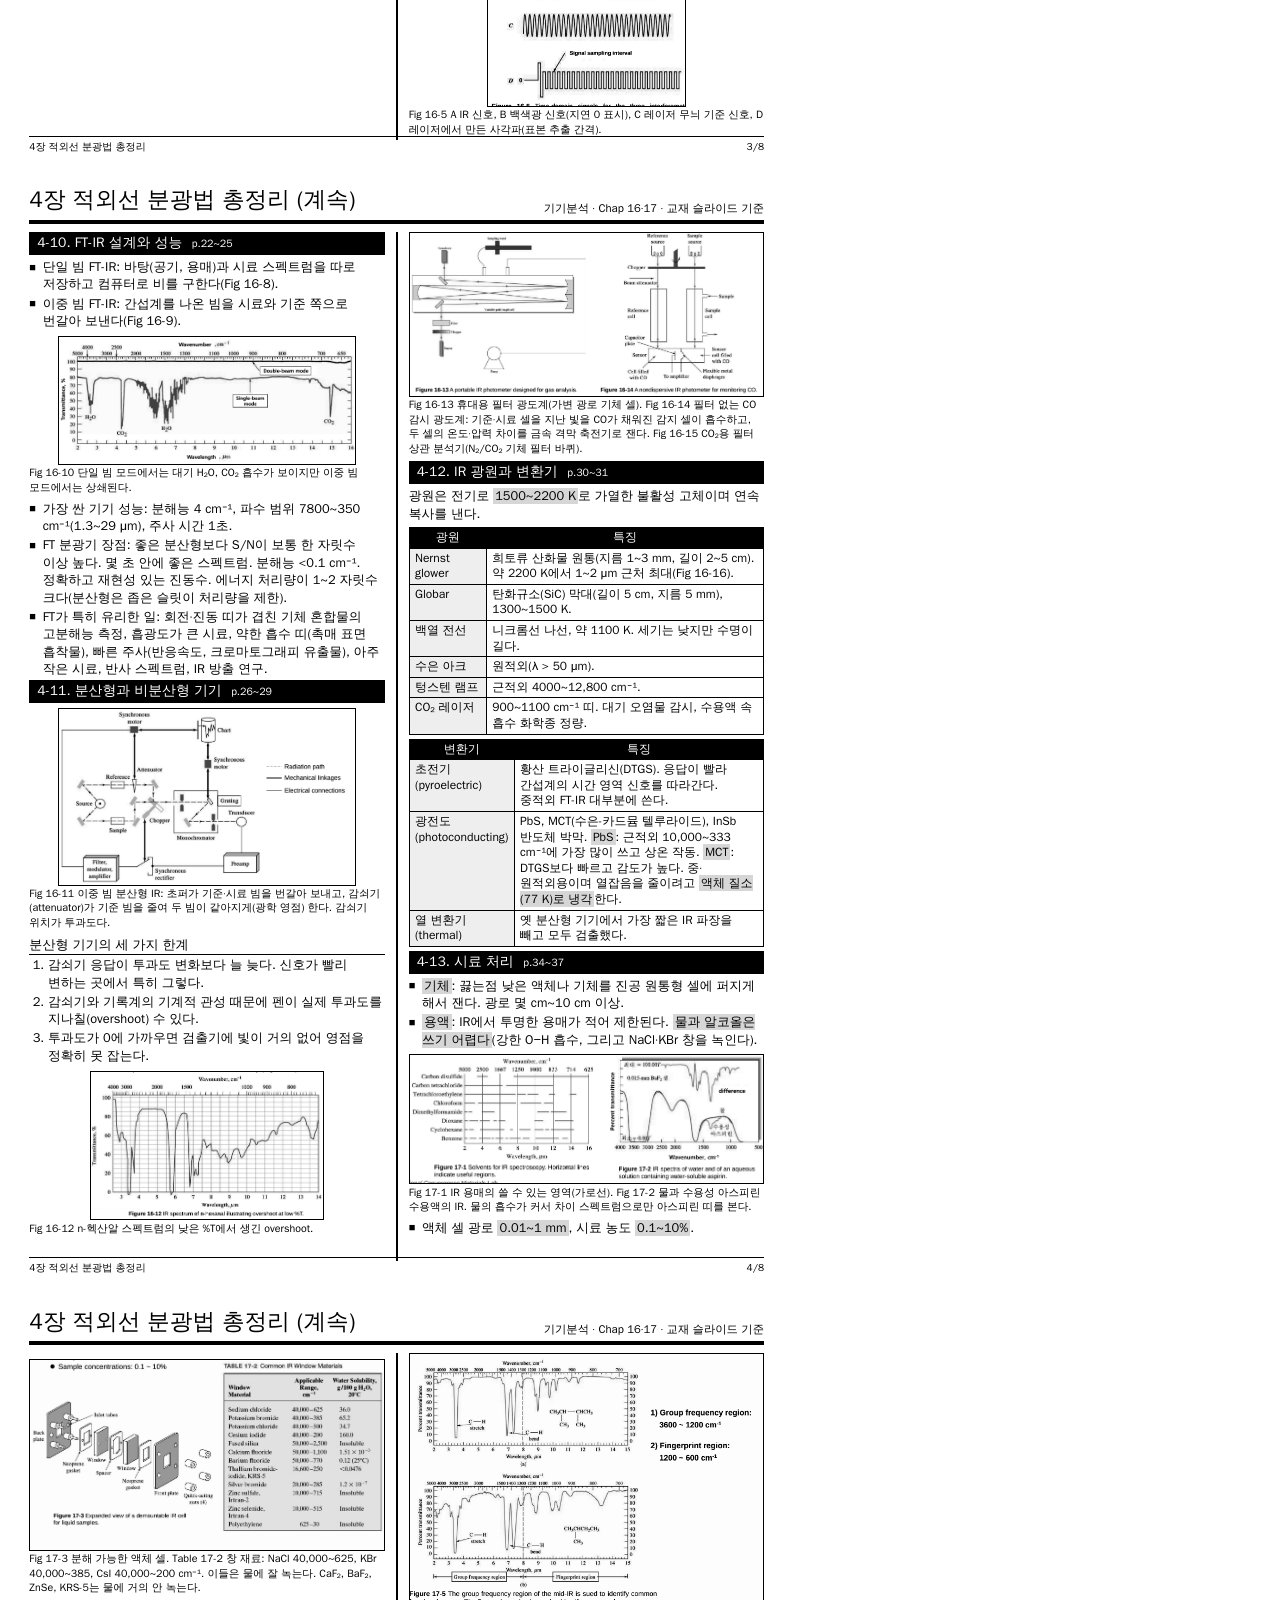
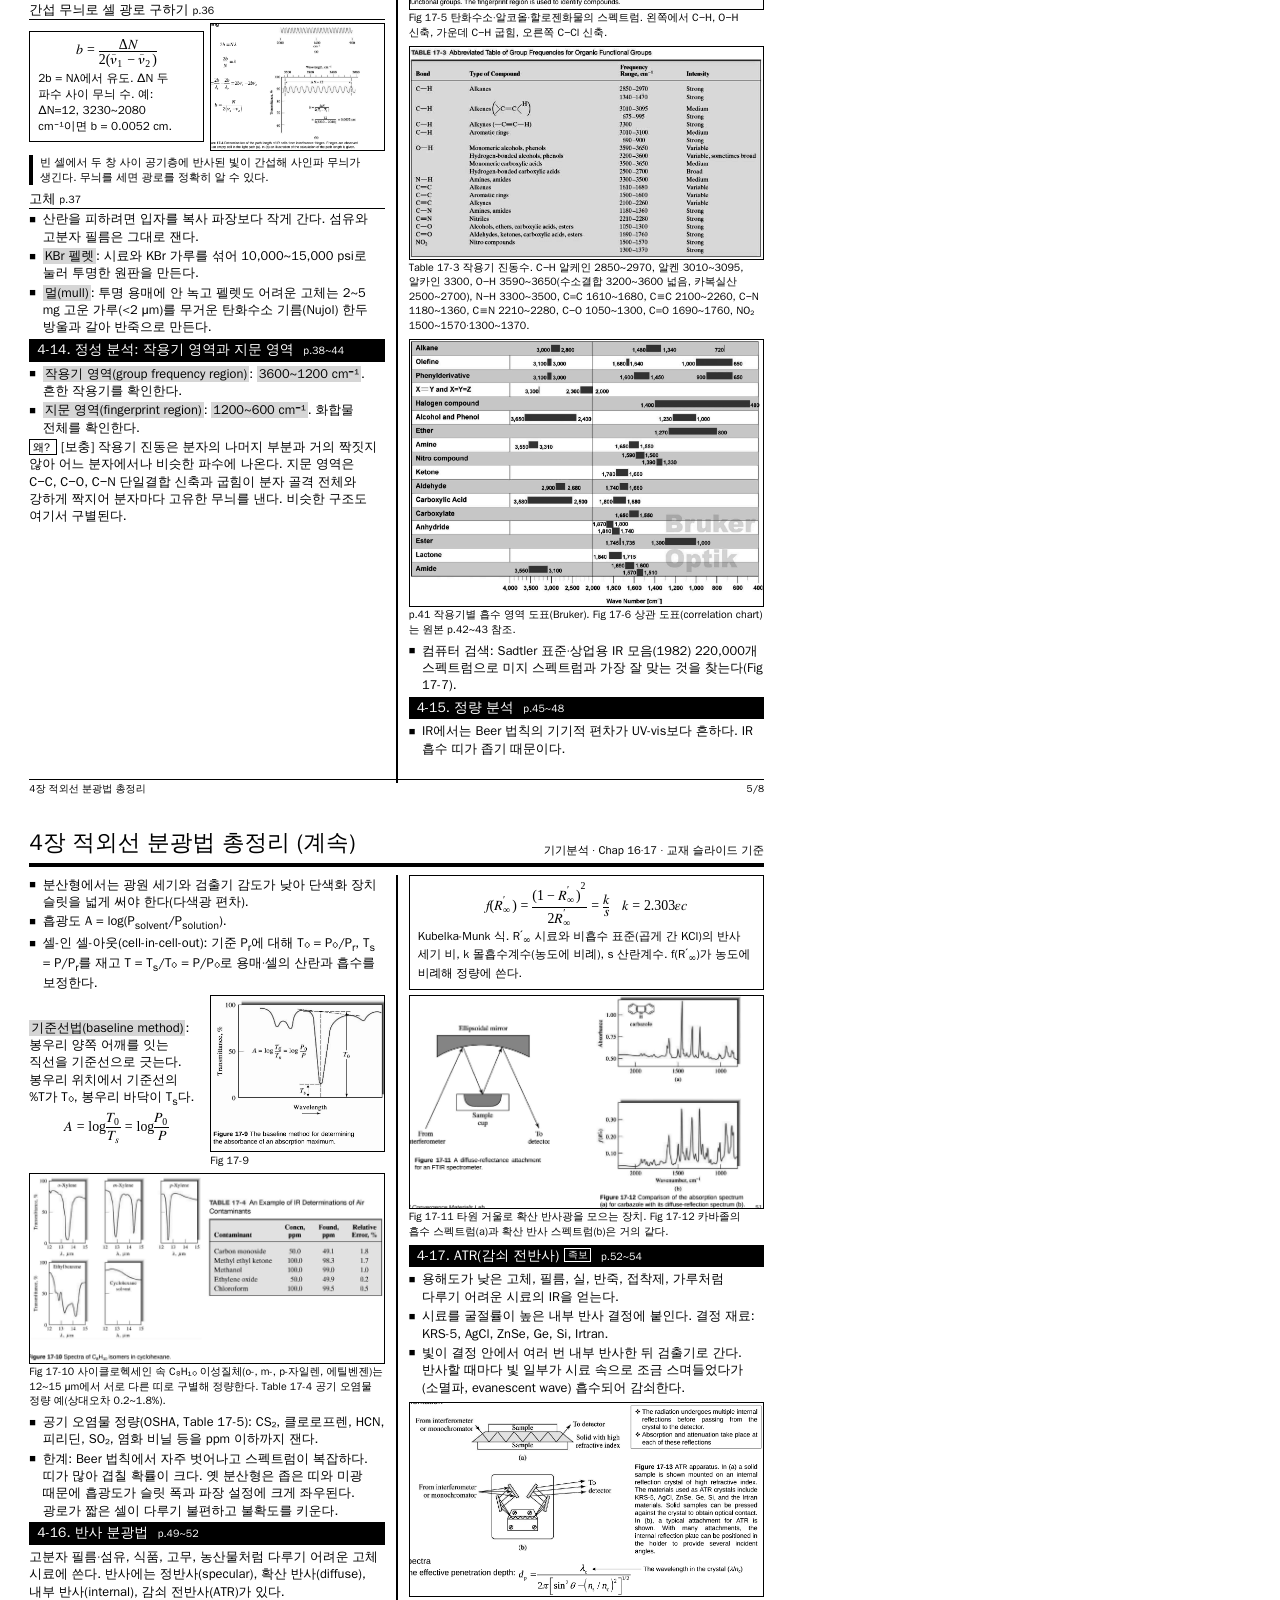
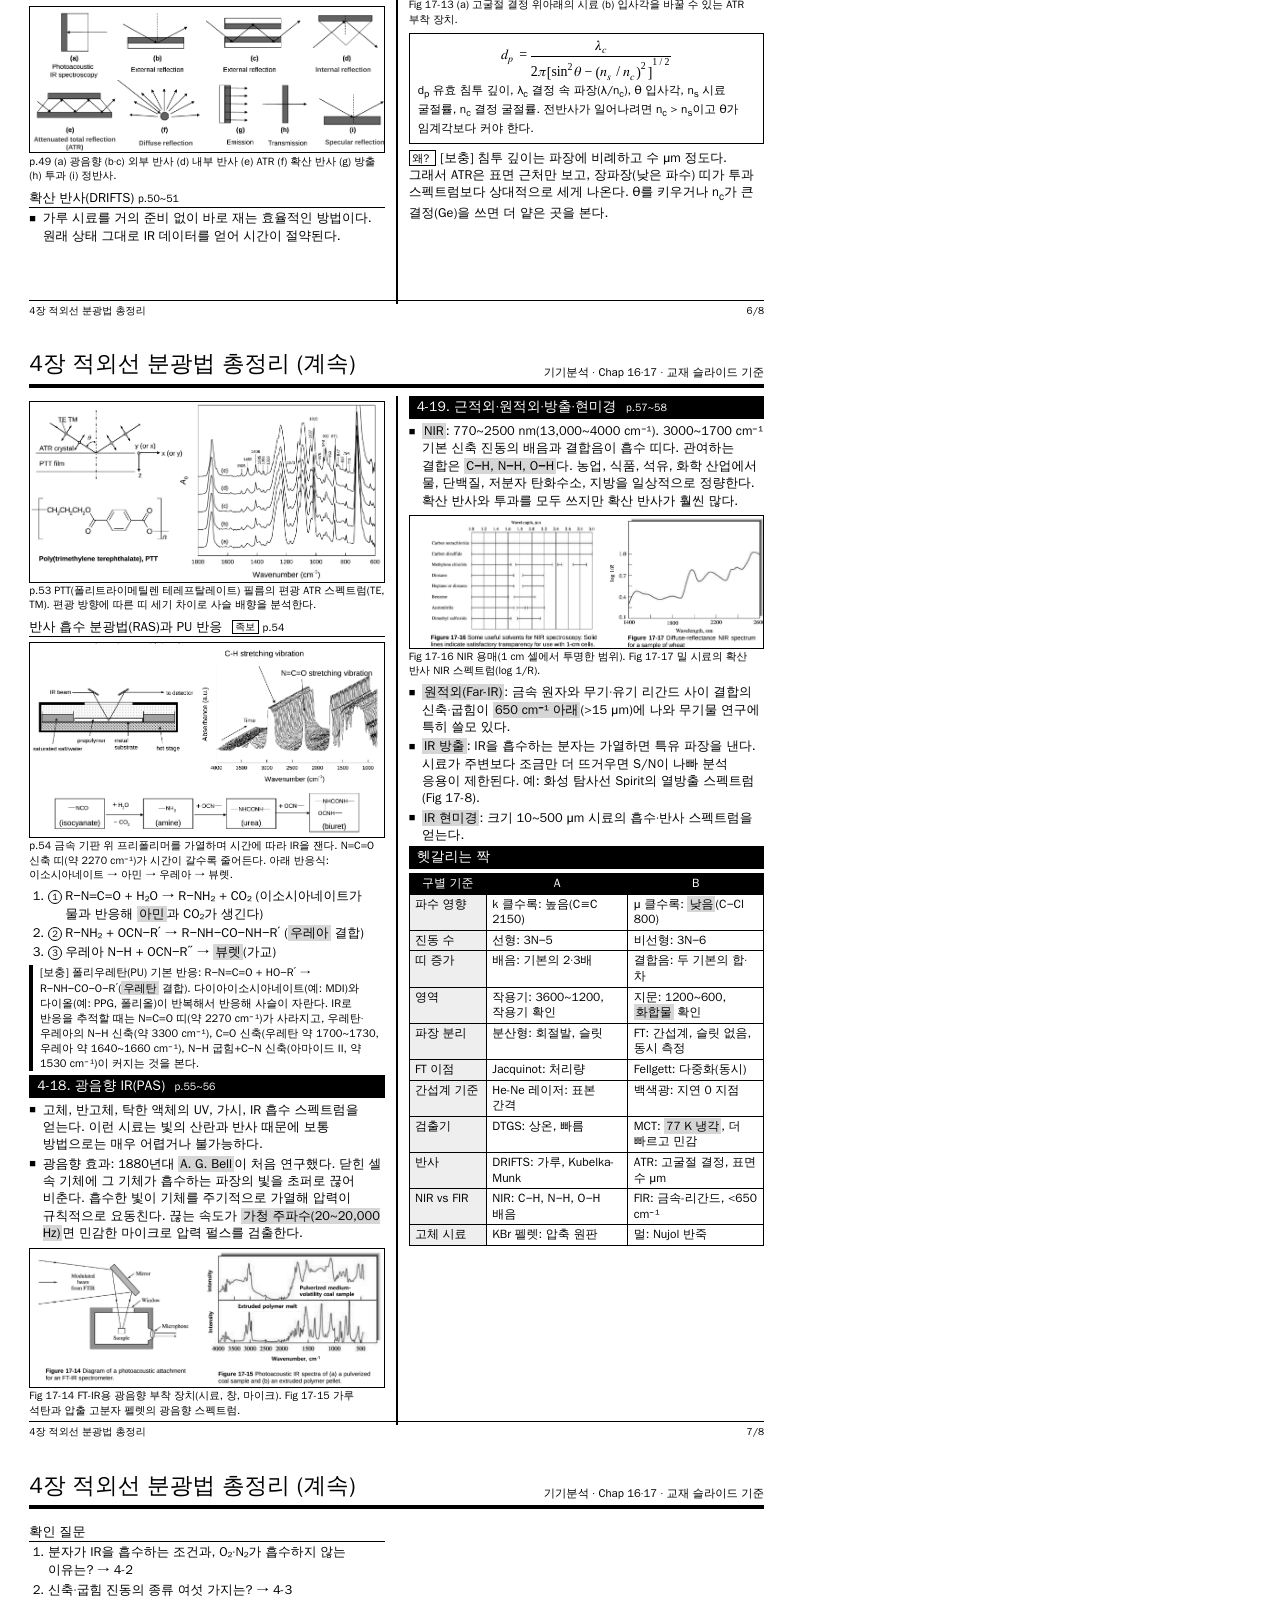
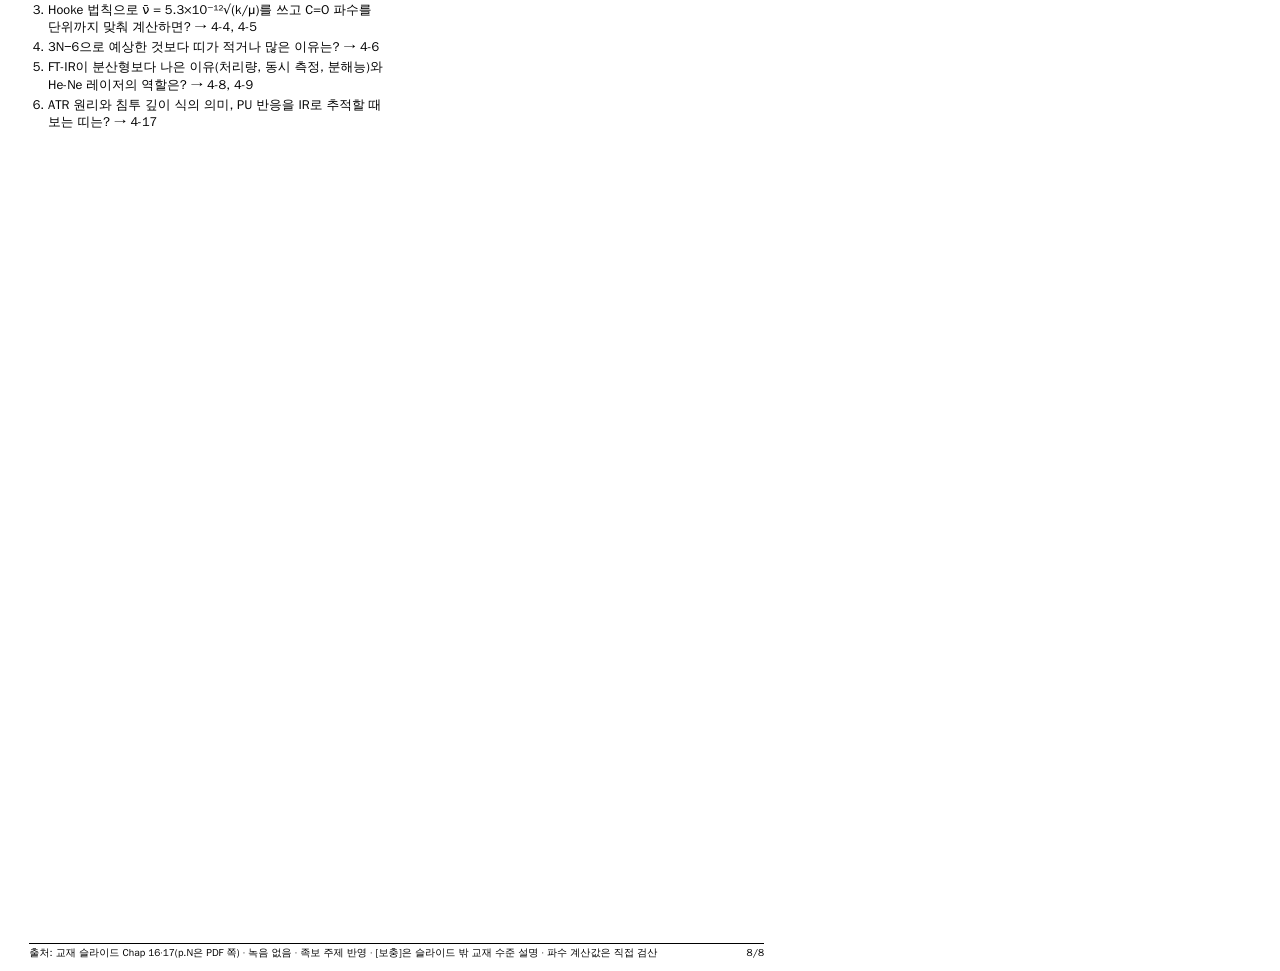
<file: instrumental-analysis/ch04.html>
<!doctype html><html lang=ko><meta charset=utf-8><title>4장 IR 총정리</title>
<link rel=stylesheet href=style.css>
<body>
<div id=src data-title="4장 적외선 분광법 총정리" data-sub="기기분석 · Chap 16·17 · 교재 슬라이드 기준" data-foot="출처: 교재 슬라이드 Chap 16·17(p.N은 PDF 쪽) · 녹음 없음 · 족보 주제 반영 · [보충]은 슬라이드 밖 교재 수준 설명 · 파수 계산값은 직접 검산">

<div class=sec><div class=bar>4-1. IR 영역과 단위 <small>p.3, p.5, p.33</small></div>
<ul>
<li>IR은 파장 <b>0.78~1000 μm</b>, 파수 <b>12,800~10 cm⁻¹</b>이다.</li>
<li>IR 흡수·방출·반사 스펙트럼은 분자가 한 진동·회전 에너지 상태에서 다른 상태로 옮겨 가며 생긴다.</li>
</ul>
<div class=box><math display=block><mrow><mover><mi>ν</mi><mo>‾</mo></mover><mo>(</mo><msup><mtext>cm</mtext><mrow><mo>−</mo><mn>1</mn></mrow></msup><mo>)</mo><mo>=</mo><mfrac><mn>1</mn><mrow><mi>λ</mi><mo>(</mo><mtext>μm</mtext><mo>)</mo></mrow></mfrac><mo>×</mo><msup><mn>10</mn><mn>4</mn></msup><mo>=</mo><mfrac><mrow><mi>ν</mi><mo>(</mo><mtext>Hz</mtext><mo>)</mo></mrow><mrow><mi>c</mi><mo>(</mo><mtext>cm/s</mtext><mo>)</mo></mrow></mfrac><mspace width="10pt"/><mi>E</mi><mo>=</mo><mi mathvariant="normal">h</mi><mi>c</mi><mover><mi>ν</mi><mo>‾</mo></mover></mrow></math>
<p class=en>파수는 에너지와 진동수에 정비례하므로 IR에서는 파장 대신 파수(cm⁻¹)를 쓴다. 예: 2.5 μm는 4000 cm⁻¹.</p></div>
<div class=fig><img src="assets/ch04/table16_1.png" style="width:90%"><small>Table 16-1 근적외(NIR) 12,800~4000, 중적외(MIR) 4000~200, 원적외(FIR) 200~10 cm⁻¹. 가장 많이 쓰는 범위는 4000~670 cm⁻¹(2.5~15 μm).</small></div>
<div class=fig><img src="assets/ch04/table17_1.png"><small>p.33 NIR은 기본 진동의 배음(overtone)과 결합음(combination), MIR은 기본 진동(fundamental), FIR은 무거운 원자와 골격(backbone) 진동. Table 17-1 영역별 측정 형식과 용도.</small></div>
<div class=fig><img src="assets/ch04/polystyrene.png" style="width:80%"><small>Fig 16-1 얇은 폴리스타이렌 필름 IR 스펙트럼. 세로축은 %T라 흡수 봉우리가 아래로 향한다. 2000 cm⁻¹에서 가로축 눈금이 바뀐다.</small></div>
</div>

<div class=sec><div class=bar>4-2. IR 흡수 조건: 쌍극자 모멘트<span class=jb>족보</span> <small>p.6</small></div>
<ul>
<li>IR을 흡수하려면 분자가 진동하거나 회전할 때 <b>알짜 쌍극자 모멘트가 변해야</b> 한다.</li>
<li>빛의 교류 전기장이 분자와 상호작용해 그 운동의 진폭을 바꾼다. 진동수가 맞을 때만 일어난다.</li>
<li>예: HCl은 전하 분포가 비대칭이라 쌍극자 모멘트가 크다(극성). IR 활성이다.</li>
<li>O₂, N₂, Cl₂ 같은 <b>동핵 이원자 분자</b>는 진동·회전해도 쌍극자 모멘트가 변하지 않아 IR을 흡수하지 않는다.</li>
</ul>
<div class=sub>회전 전이와 진동-회전 전이 <small>p.6</small></div>
<ul>
<li>회전 준위 변화에 필요한 에너지는 매우 작아 ν̄ ≤ 100 cm⁻¹(λ &gt; 100 μm)에 해당한다. 기체는 양자화된 회전 준위 때문에 날카로운 선을, 액체·고체는 분자 간 충돌·상호작용 때문에 넓은 연속 띠를 보인다.</li>
<li>진동-회전 전이는 중적외 영역이다. 기체는 진동 준위마다 여러 회전 준위가 있어 가까운 선이 여럿 보인다. 액체·고체는 그 선들이 사라지고 다소 넓은 진동 띠가 된다.</li>
</ul>
</div>

<div class=sec><div class=bar>4-3. 분자 진동의 종류<span class=jb>족보</span> <small>p.7</small></div>
<div class=two style="align-items:center">
<div><ul>
<li><b>신축(stretching)</b>: 결합 축을 따라 원자 간 거리가 계속 변한다.
 대칭(symmetric), 비대칭(asymmetric)</li>
<li><b>굽힘(bending)</b>: 두 결합 사이 각이 변한다.
 가위(scissoring), 흔들기(rocking): 면 안.
 꼬리치기(wagging), 비틀기(twisting): 면 밖.</li>
</ul></div>
<div class=fig style="margin:0"><img src="assets/ch04/vib_types.png"><small>Fig 16-2 (a) 신축 (b) 굽힘. +, −는 지면 앞뒤 움직임.</small></div></div>
<p class=note>[보충] 굽힘은 신축보다 힘상수가 작아 더 낮은 파수에서 나타난다. 예: H₂O 신축 3650·3760 cm⁻¹, 가위 굽힘 1595 cm⁻¹.</p>
</div>

<div class=sec><div class=bar>4-4. 조화 진동자와 Hooke 법칙<span class=jb>족보</span> <small>p.8~10</small></div>
<p>이원자 분자의 신축 진동을 용수철로 연결된 두 질량으로 본다.</p>
<div class=box>
<math display=block><mrow><mi>F</mi><mo>=</mo><mo>−</mo><mi>k</mi><mi>y</mi><mspace width="8pt"/><mi>d</mi><mi>E</mi><mo>=</mo><mo>−</mo><mi>F</mi><mi>d</mi><mi>y</mi><mo>=</mo><mi>k</mi><mi>y</mi><mi>d</mi><mi>y</mi><mspace width="8pt"/><mi>E</mi><mo>=</mo><mfrac><mn>1</mn><mn>2</mn></mfrac><mi>k</mi><msup><mi>y</mi><mn>2</mn></msup></mrow></math>
<p class=en>k 힘상수(force constant, 결합의 단단함), y 평형에서 벗어난 거리. 위치에너지는 포물선이다.</p></div>
<div class=sub>고전적 진동수 유도 <small>p.9</small></div>
<ol class=step>
<li>Newton 제2법칙 F = ma = m(d²y/dt²)와 Hooke 법칙 F = −ky를 같게 놓는다.</li>
<li>해를 y = A cos 2πν<sub>m</sub>t로 두고 두 번 미분해 대입하면 m·4π²ν<sub>m</sub>² = k가 된다.</li>
<li>두 질량이면 m 대신 환산질량 μ를 쓴다.</li>
</ol>
<div class=box>
<math display=block><mrow><msub><mi>ν</mi><mi>m</mi></msub><mo>=</mo><mfrac><mn>1</mn><mrow><mn>2</mn><mi>π</mi></mrow></mfrac><msqrt><mfrac><mi>k</mi><mi>μ</mi></mfrac></msqrt><mo>=</mo><mfrac><mn>1</mn><mrow><mn>2</mn><mi>π</mi></mrow></mfrac><msqrt><mfrac><mrow><mi>k</mi><mo>(</mo><msub><mi>m</mi><mn>1</mn></msub><mo>+</mo><msub><mi>m</mi><mn>2</mn></msub><mo>)</mo></mrow><mrow><msub><mi>m</mi><mn>1</mn></msub><msub><mi>m</mi><mn>2</mn></msub></mrow></mfrac></msqrt><mspace width="10pt"/><mi>μ</mi><mo>=</mo><mfrac><mrow><msub><mi>m</mi><mn>1</mn></msub><msub><mi>m</mi><mn>2</mn></msub></mrow><mrow><msub><mi>m</mi><mn>1</mn></msub><mo>+</mo><msub><mi>m</mi><mn>2</mn></msub></mrow></mfrac></mrow></math>
</div>
<div class=sub>양자역학적 처리 <small>p.10</small></div>
<div class=box>
<math display=block><mrow><mi>E</mi><mo>=</mo><mrow><mo>(</mo><mi>υ</mi><mo>+</mo><mfrac><mn>1</mn><mn>2</mn></mfrac><mo>)</mo></mrow><mfrac><mi mathvariant="normal">h</mi><mrow><mn>2</mn><mi>π</mi></mrow></mfrac><msqrt><mfrac><mi>k</mi><mi>μ</mi></mfrac></msqrt><mo>=</mo><mrow><mo>(</mo><mi>υ</mi><mo>+</mo><mfrac><mn>1</mn><mn>2</mn></mfrac><mo>)</mo></mrow><mi mathvariant="normal">h</mi><msub><mi>ν</mi><mi>m</mi></msub><mspace width="10pt"/><mi mathvariant="normal">Δ</mi><mi>E</mi><mo>=</mo><mi mathvariant="normal">h</mi><msub><mi>ν</mi><mi>m</mi></msub></mrow></math>
<p class=en>v 진동 양자수(0, 1, 2, …). 바닥 상태 E₀ = ½hν<sub>m</sub>(영점 에너지), 첫 들뜬 상태 E₁ = 3/2 hν<sub>m</sub>. 전이 에너지 ΔE = hν<sub>m</sub>이므로 흡수하는 빛의 진동수는 역학적 진동수 ν<sub>m</sub>과 같다. 조화 진동자의 선택 규칙은 Δv = ±1이다.</p></div>
<div class=box>
<math display=block><mrow><mover><mi>ν</mi><mo>‾</mo></mover><mo>=</mo><mfrac><mn>1</mn><mrow><mn>2</mn><mi>π</mi><mi>c</mi></mrow></mfrac><msqrt><mfrac><mi>k</mi><mi>μ</mi></mfrac></msqrt><mo>=</mo><mn>5.3</mn><mo>×</mo><msup><mn>10</mn><mrow><mo>−</mo><mn>12</mn></mrow></msup><msqrt><mfrac><mi>k</mi><mi>μ</mi></mfrac></msqrt></mrow></math>
<p class=en>ν̄ 파수(cm⁻¹), k 힘상수(<b>g/s² = dyn/cm 단위로 대입</b>), μ 환산질량(<b>g/원자</b> = 원자량을 6.02×10²³으로 나눔). 상수 5.3×10⁻¹² = 1/(2πc), c = 3×10¹⁰ cm/s.</p>
<p class=en>힘상수: 단일결합 3×10²~8×10² N/m(평균 <b>5×10² N/m</b>), 이중결합 <b>10×10² N/m</b>, 삼중결합 <b>15×10² N/m</b>. 1 N/m = 1000 g/s².</p></div>
<div class=fig><img src="assets/ch04/potential.png"><small>Fig 16-3 (a) 조화 진동자의 포물선 위치에너지 (b) 곡선 1 조화, 곡선 2 비조화(anharmonic). 실제 분자는 비조화라 준위 간격이 위로 갈수록 좁아지고, 큰 거리에서 해리 에너지에 수렴한다. 그래서 Δv = ±2, ±3 전이(배음, overtone)도 약하게 생긴다.</small></div>
</div>

<div class=sec><div class=bar>4-5. 파수 계산 풀이식<span class=jb>족보</span> <small>p.11</small></div>
<ol class=step>
<li>결합을 보고 k를 고른다. 단일 5×10², 이중 10×10², 삼중 15×10² N/m. <b>×1000 해서 g/s²로 바꾼다.</b></li>
<li>환산질량 μ = m₁m₂/(m₁+m₂)를 원자량으로 계산하고 <b>6.02×10²³으로 나눠 g/원자</b>로 만든다.</li>
<li>ν̄ = 5.3×10⁻¹² √(k/μ)에 대입한다.</li>
<li>단위 점검: √(g·s⁻²/g) = s⁻¹이고, 1/(2πc)의 cm/s로 나누면 cm⁻¹이 나온다. 결과가 대략 500~4000 cm⁻¹ 사이인지 본다.</li>
</ol>
<div class=box>
<p>예: C=C 신축(슬라이드 예제)</p>
<math display=block><mrow><mi>μ</mi><mo>=</mo><mfrac><mrow><mn>12</mn><mo>×</mo><mn>12</mn></mrow><mrow><mn>12</mn><mo>+</mo><mn>12</mn></mrow></mfrac><mo>×</mo><mfrac><mn>1</mn><mrow><mn>6.02</mn><mo>×</mo><msup><mn>10</mn><mn>23</mn></msup></mrow></mfrac><mo>=</mo><mfrac><mn>6</mn><mrow><mn>6.02</mn><mo>×</mo><msup><mn>10</mn><mn>23</mn></msup></mrow></mfrac><mtext> g</mtext></mrow></math>
<math display=block><mrow><mover><mi>ν</mi><mo>‾</mo></mover><mo>=</mo><mfrac><mn>1</mn><mrow><mn>2</mn><mo>×</mo><mn>3.14</mn><mo>×</mo><mn>3</mn><mo>×</mo><msup><mn>10</mn><mn>10</mn></msup></mrow></mfrac><msqrt><mfrac><mrow><mn>10</mn><mo>×</mo><msup><mn>10</mn><mn>5</mn></msup></mrow><mrow><mn>6</mn><mo>/</mo><mn>6.02</mn><mo>×</mo><msup><mn>10</mn><mn>23</mn></msup></mrow></mfrac></msqrt><mo>=</mo><mn>1682</mn><msup><mtext> cm</mtext><mrow><mo>−</mo><mn>1</mn></mrow></msup></mrow></math>
<p class=en>계산 1682 cm⁻¹, 실측 <b>1650 cm⁻¹</b>. k = 10×10² N/m = 10×10⁵ g/s². 실측값이 약간 낮은 것은 실제 결합이 비조화이고 주변 결합과 짝지어 있기 때문이다.</p></div>
<div class=sub>k와 μ에 따른 파수 변화 <small>p.11</small></div>
<ul>
<li><b>k가 클수록(결합 차수가 클수록) 파수가 높다</b>: C≡C 2150 &gt; C=C 1650 &gt; C−C 1200 cm⁻¹.</li>
<li><b>μ가 클수록(원자가 무거울수록) 파수가 낮다</b>: C−H 3000 &gt; C−D 2206 &gt; C−C 1200 &gt; C−O 1100 &gt; C−Cl 800 cm⁻¹.</li>
</ul>
<p class=why>ν̄가 √(k/μ)에 비례하기 때문이다. 결합이 단단하면 빨리 진동하고, 매달린 질량이 무거우면 느리게 진동한다. 같은 k에서 H를 D로 바꾸면 μ가 약 2배가 되어 파수가 약 1/√2배(3000 → 약 2200)로 준다.</p>
<div class=sub>PU 구조의 결합별 파수 계산 <span class=jb>족보</span></div>
<p>[보충] 같은 식, 같은 k(단일 5, 이중 10, 삼중 15 ×10² N/m)로 직접 검산한 계산값이다. 괄호는 Table 17-3·교재의 실측 범위다.</p>
<table><tr><th>결합</th><th>μ (원자량 단위)</th><th>계산 ν̄ (cm⁻¹)</th></tr>
<tr><td>N−H</td><td>14·1/15 = 0.933</td><td><b>약 3010</b> (실측 3300~3500)</td></tr>
<tr><td>C−H</td><td>12·1/13 = 0.923</td><td>약 3030 (2850~2970)</td></tr>
<tr><td>C=O</td><td>12·16/28 = 6.86</td><td><b>약 1570</b> (1690~1760)</td></tr>
<tr><td>C=C</td><td>6.00</td><td>약 1680 (1610~1680)</td></tr>
<tr><td>C−N</td><td>12·14/26 = 6.46</td><td>약 1140 (1180~1360)</td></tr>
<tr><td>C−O</td><td>6.86</td><td>약 1110 (1050~1300)</td></tr>
<tr><td>N=C=O의 C=N</td><td>6.46</td><td>약 1620 (이소시아네이트 비대칭 신축 실측 약 2270)</td></tr></table>
<p class=note>계산값은 평균 k로 어림한 값이라 실측과 차이가 난다. 특히 C=O는 실제 k가 약 12×10² N/m로 커서 1700 근처에 나오고, N=C=O는 두 이중결합이 강하게 짝지어(4-7) 2270 cm⁻¹ 근처에 센 띠를 낸다. 시험에서 주어진 k와 원자량을 그대로 넣어 같은 순서로 풀면 된다.</p>
</div>

<div class=sec><div class=bar>4-6. 진동 모드 수<span class=jb>족보</span> <small>p.12</small></div>
<ul>
<li>N개 원자로 된 분자는 <b>3N 자유도</b>를 가진다. 무게중심의 병진 3개, 전체 분자 회전, 나머지가 원자끼리의 진동이다.</li>
<li><b>선형 분자: 3N − 5</b>개 진동(회전 2개). <b>비선형 분자: 3N − 6</b>개 진동(회전 3개). 이것을 정상 모드(normal mode)라 한다.</li>
<li>예[보충]: CO₂(선형, N=3) 3·3−5 = 4개. H₂O(비선형) 3·3−6 = 3개.</li>
</ul>
<div class=sub>띠가 이론보다 적게 보이는 네 가지 이유</div>
<ol>
<li>대칭 때문에 진동해도 쌍극자 모멘트가 변하지 않는다(IR 불활성).</li>
<li>두 개 이상 진동의 에너지가 같거나 거의 같다(겹침, degenerate).</li>
<li>흡수 세기가 너무 약해 검출되지 않는다.</li>
<li>진동 에너지가 기기의 측정 범위 밖에 있다.</li>
</ol>
<div class=sub>띠가 이론보다 많이 보이는 이유</div>
<ul>
<li><b>배음(overtone)</b>: 기본 진동수의 2배, 3배에 나타난다.</li>
<li><b>결합음(combination band)</b>: 광자 하나가 두 진동 모드를 동시에 들뜨게 한다. 두 기본 진동수의 합이나 차 근처에 나온다.</li>
</ul>
</div>

<div class=sec><div class=bar>4-7. 진동 짝지음(coupling) <small>p.13</small></div>
<div class=two style="align-items:start">
<div><ul>
<li>신축끼리 강한 짝지음은 <b>두 진동이 원자 하나를 공유</b>할 때만 생긴다.</li>
<li>굽힘끼리는 진동하는 기 사이에 공통 결합이 있어야 한다.</li>
<li>신축과 굽힘은 신축 결합이 굽힘 각의 한 변일 때 짝짓는다.</li>
<li>짝지은 기의 에너지가 비슷할수록 상호작용이 크다.</li>
<li>결합 두 개 이상 떨어진 기끼리는 거의 상호작용이 없다.</li>
<li>같은 대칭 종(symmetry species)이어야 짝짓는다.</li>
</ul></div>
<div class=fig style="margin:0"><img src="assets/ch04/coupling.png"><small>CO₂: 대칭 신축은 IR 불활성, 비대칭 신축 2330 cm⁻¹, 굽힘 677 cm⁻¹(겹침 2개). H₂O: 대칭 신축 3650, 비대칭 3760, 가위 1595 cm⁻¹.</small></div></div>
<p class=note>[보충] 짝지음 때문에 CO₂의 C=O 신축은 독립된 C=O(약 1700 cm⁻¹) 하나가 아니라 대칭(1340, Raman 활성)과 비대칭(2330~2350) 두 진동으로 갈라진다. CO₂ 비대칭 신축은 이 장(p.13)에 2330, 5장(p.10)에 2350 cm⁻¹로 적혀 있다.</p>
</div>

<div class=sec><div class=bar>4-8. IR 기기의 세 종류 <small>p.14</small></div>
<ul>
<li>회절발 단색화 장치를 쓰는 <b>분산형 분광광도계</b>.</li>
<li>간섭계를 쓰는 <b>Fourier 변환(FT) 분광기</b>.</li>
<li>필터나 흡수 기체를 쓰는 <b>비분산형 광도계</b>. 특정 파장에서 대기 기체를 분석한다.</li>
</ul>
<p>중·원적외에서 FT 분광기의 장점은 속도, 신뢰성, 신호대잡음비, 편리함이다.</p>
<div class=sub>FT-IR의 고유 장점 <span class=jb>족보</span></div>
<ul>
<li><b>처리량(throughput, Jacquinot) 이점</b>: 광학 요소가 적고 빛을 줄이는 슬릿이 없어 검출기에 들어오는 빛이 많다.</li>
<li>분해능이 매우 높고 파장 재현성이 좋다. 선이 많고 겹친 복잡한 스펙트럼도 분석할 수 있다.</li>
<li>광원의 모든 파장이 <b>동시에</b> 검출기에 도달한다. 전체 스펙트럼을 1초 이내에 얻는다. [보충] 이것을 다중화(multiplex, Fellgett) 이점이라 한다.</li>
</ul>
</div>

<div class=sec><div class=bar>4-9. Fourier 변환과 Michelson 간섭계 <small>p.15~18</small></div>
<div class=box>
<math display=block><mrow><mi>P</mi><mo>(</mo><mi>δ</mi><mo>)</mo><mo>=</mo><msubsup><mo>∫</mo><mrow><mo>−</mo><mi>∞</mi></mrow><mrow><mo>+</mo><mi>∞</mi></mrow></msubsup><mi>B</mi><mo>(</mo><mover><mi>ν</mi><mo>‾</mo></mover><mo>)</mo><mi>cos</mi><mn>2</mn><mi>π</mi><mover><mi>ν</mi><mo>‾</mo></mover><mi>δ</mi><mspace width="2pt"/><mi>d</mi><mover><mi>ν</mi><mo>‾</mo></mover><mspace width="10pt"/><mi>B</mi><mo>(</mo><mover><mi>ν</mi><mo>‾</mo></mover><mo>)</mo><mo>=</mo><msubsup><mo>∫</mo><mrow><mo>−</mo><mi>∞</mi></mrow><mrow><mo>+</mo><mi>∞</mi></mrow></msubsup><mi>P</mi><mo>(</mo><mi>δ</mi><mo>)</mo><mi>cos</mi><mn>2</mn><mi>π</mi><mover><mi>ν</mi><mo>‾</mo></mover><mi>δ</mi><mspace width="2pt"/><mi>d</mi><mi>δ</mi></mrow></math>
<p class=en>P(δ) 간섭도(interferogram, 시간·거리 영역), B(ν̄) 스펙트럼(진동수 영역). 앞 식이 Fourier 변환, 뒤 식이 역변환이다. 컴퓨터가 간섭도를 스펙트럼으로 바꾼다.</p>
<math display=block><mrow><mtext>분해능 </mtext><mi mathvariant="normal">Δ</mi><mover><mi>ν</mi><mo>‾</mo></mover><mo>=</mo><msub><mover><mi>ν</mi><mo>‾</mo></mover><mn>2</mn></msub><mo>−</mo><msub><mover><mi>ν</mi><mo>‾</mo></mover><mn>1</mn></msub><mo>=</mo><mfrac><mn>1</mn><mi>δ</mi></mfrac></mrow></math>
<p class=en>δ 지연(retardation). 거울을 더 멀리 움직일수록(δ가 클수록) 분해능이 좋아진다.</p></div>
<div class=fig><img src="assets/ch04/michelson.png"><small>Fig 7-43 Michelson 간섭계. 빔 분할기가 빛을 고정 거울(F)과 움직이는 거울(M)로 나눈다. 돌아온 두 빔이 다시 합쳐져 간섭한다. 지연 δ = 2(M − F). δ가 λ의 정수배면 보강, 반정수배면 상쇄 간섭이다.</small></div>
<div class=box>
<math display=block><mrow><mi>f</mi><mo>=</mo><mfrac><mrow><mn>2</mn><msub><mi>v</mi><mi>M</mi></msub></mrow><mi>λ</mi></mfrac><mo>=</mo><mn>2</mn><msub><mi>v</mi><mi>M</mi></msub><mover><mi>ν</mi><mo>‾</mo></mover><mo>=</mo><mfrac><mrow><mn>2</mn><msub><mi>v</mi><mi>M</mi></msub><mi>ν</mi></mrow><mi>c</mi></mfrac></mrow></math>
<p class=en>f 간섭도 진동수, v<sub>M</sub> 거울 속도. v<sub>M</sub> = 1.5 cm/s면 f = 10⁻¹⁰ν다. 간섭도 진동수는 빛의 진동수에 비례하고 비례상수가 매우 작다. 그래서 너무 빨라 직접 잴 수 없는 IR·가시광 신호를 같은 모양의 <b>가청 주파수 신호</b>로 바꿔 기록할 수 있다.</p></div>
<div class=fig><img src="assets/ch04/interferogram.png"><small>Fig 7-44 단색광(a~c)은 사인파 간섭도, 두 파장(d~f)은 맥놀이, 넓은 띠(g~i)는 δ = 0(중심 폭발, centerburst)에서 크고 양쪽으로 빠르게 줄어드는 간섭도를 만든다.</small></div>
<div class=sub>거울 구동 장치 <small>p.19~21</small></div>
<ul>
<li>만족스러운 간섭도를 얻으려면 움직이는 거울이 일정한 속도로 움직이고 위치를 매 순간 정확히 알아야 한다. 이동 거리 1~20 cm, 주사 속도 0.01~10 cm/s.</li>
<li>추가로 두 가지가 필요하다. ① 정확히 같은 지연 간격으로 간섭도를 표본 추출하는 방법: <b>He-Ne 레이저(633 nm)</b> 간섭계의 무늬 신호로 정한다. ② 신호 평균을 위해 <b>지연 0 지점</b>을 정확히 찾는 방법: 백색광 간섭계로 정한다.</li>
<li>He-Ne 레이저에서 λ/4 = 0.63/4 ≈ 0.16 μm가 거울 이동 d다(보강→상쇄 전환).</li>
</ul>
<div class=fig><img src="assets/ch04/drive_signals.png" style="width:56%"><small>Fig 16-5 A IR 신호, B 백색광 신호(지연 0 표시), C 레이저 무늬 기준 신호, D 레이저에서 만든 사각파(표본 추출 간격).</small></div>
</div>

<div class=sec><div class=bar>4-10. FT-IR 설계와 성능 <small>p.22~25</small></div>
<ul>
<li>단일 빔 FT-IR: 바탕(공기, 용매)과 시료 스펙트럼을 따로 저장하고 컴퓨터로 비를 구한다(Fig 16-8).</li>
<li>이중 빔 FT-IR: 간섭계를 나온 빔을 시료와 기준 쪽으로 번갈아 보낸다(Fig 16-9).</li>
</ul>
<div class=fig><img src="assets/ch04/single_double.png" style="width:84%"><small>Fig 16-10 단일 빔 모드에서는 대기 H₂O, CO₂ 흡수가 보이지만 이중 빔 모드에서는 상쇄된다.</small></div>
<ul>
<li>가장 싼 기기 성능: 분해능 4 cm⁻¹, 파수 범위 7800~350 cm⁻¹(1.3~29 μm), 주사 시간 1초.</li>
<li>FT 분광기 장점: 좋은 분산형보다 S/N이 보통 한 자릿수 이상 높다. 몇 초 안에 좋은 스펙트럼. 분해능 &lt;0.1 cm⁻¹. 정확하고 재현성 있는 진동수. 에너지 처리량이 1~2 자릿수 크다(분산형은 좁은 슬릿이 처리량을 제한).</li>
<li>FT가 특히 유리한 일: 회전·진동 띠가 겹친 기체 혼합물의 고분해능 측정, 흡광도가 큰 시료, 약한 흡수 띠(촉매 표면 흡착물), 빠른 주사(반응속도, 크로마토그래피 유출물), 아주 작은 시료, 반사 스펙트럼, IR 방출 연구.</li>
</ul>
</div>

<div class=sec><div class=bar>4-11. 분산형과 비분산형 기기 <small>p.26~29</small></div>
<div class=fig><img src="assets/ch04/dispersive.png" style="width:84%"><small>Fig 16-11 이중 빔 분산형 IR: 초퍼가 기준·시료 빔을 번갈아 보내고, 감쇠기(attenuator)가 기준 빔을 줄여 두 빔이 같아지게(광학 영점) 한다. 감쇠기 위치가 투과도다.</small></div>
<div class=sub>분산형 기기의 세 가지 한계</div>
<ol>
<li>감쇠기 응답이 투과도 변화보다 늘 늦다. 신호가 빨리 변하는 곳에서 특히 그렇다.</li>
<li>감쇠기와 기록계의 기계적 관성 때문에 펜이 실제 투과도를 지나칠(overshoot) 수 있다.</li>
<li>투과도가 0에 가까우면 검출기에 빛이 거의 없어 영점을 정확히 못 잡는다.</li>
</ol>
<div class=fig><img src="assets/ch04/overshoot.png" style="width:66%"><small>Fig 16-12 n-헥산알 스펙트럼의 낮은 %T에서 생긴 overshoot.</small></div>
<div class=fig><img src="assets/ch04/nondispersive.png"><small>Fig 16-13 휴대용 필터 광도계(가변 광로 기체 셀). Fig 16-14 필터 없는 CO 감시 광도계: 기준·시료 셀을 지난 빛을 CO가 채워진 감지 셀이 흡수하고, 두 셀의 온도·압력 차이를 금속 격막 축전기로 잰다. Fig 16-15 CO₂용 필터 상관 분석기(N₂/CO₂ 기체 필터 바퀴).</small></div>
</div>

<div class=sec><div class=bar>4-12. IR 광원과 변환기 <small>p.30~31</small></div>
<p>광원은 전기로 <b>1500~2200 K</b>로 가열한 불활성 고체이며 연속 복사를 낸다.</p>
<table><tr><th>광원</th><th>특징</th></tr>
<tr><td>Nernst glower</td><td>희토류 산화물 원통(지름 1~3 mm, 길이 2~5 cm). 약 2200 K에서 1~2 μm 근처 최대(Fig 16-16).</td></tr>
<tr><td>Globar</td><td>탄화규소(SiC) 막대(길이 5 cm, 지름 5 mm), 1300~1500 K.</td></tr>
<tr><td>백열 전선</td><td>니크롬선 나선, 약 1100 K. 세기는 낮지만 수명이 길다.</td></tr>
<tr><td>수은 아크</td><td>원적외(λ &gt; 50 μm).</td></tr>
<tr><td>텅스텐 램프</td><td>근적외 4000~12,800 cm⁻¹.</td></tr>
<tr><td>CO₂ 레이저</td><td>900~1100 cm⁻¹ 띠. 대기 오염물 감시, 수용액 속 흡수 화학종 정량.</td></tr></table>
<table><tr><th>변환기</th><th>특징</th></tr>
<tr><td>초전기 (pyroelectric)</td><td>황산 트라이글리신(DTGS). 응답이 빨라 간섭계의 시간 영역 신호를 따라간다. 중적외 FT-IR 대부분에 쓴다.</td></tr>
<tr><td>광전도 (photoconducting)</td><td>PbS, MCT(수은-카드뮴 텔루라이드), InSb 반도체 박막. <b>PbS</b>: 근적외 10,000~333 cm⁻¹에 가장 많이 쓰고 상온 작동. <b>MCT</b>: DTGS보다 빠르고 감도가 높다. 중·원적외용이며 열잡음을 줄이려고 <b>액체 질소(77 K)로 냉각</b>한다.</td></tr>
<tr><td>열 변환기 (thermal)</td><td>옛 분산형 기기에서 가장 짧은 IR 파장을 빼고 모두 검출했다.</td></tr></table>
</div>

<div class=sec><div class=bar>4-13. 시료 처리 <small>p.34~37</small></div>
<ul>
<li><b>기체</b>: 끓는점 낮은 액체나 기체를 진공 원통형 셀에 퍼지게 해서 잰다. 광로 몇 cm~10 cm 이상.</li>
<li><b>용액</b>: IR에서 투명한 용매가 적어 제한된다. <b>물과 알코올은 쓰기 어렵다</b>(강한 O−H 흡수, 그리고 NaCl·KBr 창을 녹인다).</li>
</ul>
<div class=fig><img src="assets/ch04/ir_solvents.png"><small>Fig 17-1 IR 용매의 쓸 수 있는 영역(가로선). Fig 17-2 물과 수용성 아스피린 수용액의 IR. 물의 흡수가 커서 차이 스펙트럼으로만 아스피린 띠를 본다.</small></div>
<ul>
<li>액체 셀 광로 <b>0.01~1 mm</b>, 시료 농도 <b>0.1~10%</b>.</li>
</ul>
<div class=fig><img src="assets/ch04/cells.png"><small>Fig 17-3 분해 가능한 액체 셀. Table 17-2 창 재료: NaCl 40,000~625, KBr 40,000~385, CsI 40,000~200 cm⁻¹. 이들은 물에 잘 녹는다. CaF₂, BaF₂, ZnSe, KRS-5는 물에 거의 안 녹는다.</small></div>
<div class=sub>간섭 무늬로 셀 광로 구하기 <small>p.36</small></div>
<div class=two style="align-items:center">
<div class=box style="margin:0"><math display=block><mrow><mi>b</mi><mo>=</mo><mfrac><mrow><mi mathvariant="normal">Δ</mi><mi>N</mi></mrow><mrow><mn>2</mn><mo>(</mo><msub><mover><mi>ν</mi><mo>‾</mo></mover><mn>1</mn></msub><mo>−</mo><msub><mover><mi>ν</mi><mo>‾</mo></mover><mn>2</mn></msub><mo>)</mo></mrow></mfrac></mrow></math><p class=en>2b = Nλ에서 유도. ΔN 두 파수 사이 무늬 수. 예: ΔN=12, 3230~2080 cm⁻¹이면 b = 0.0052 cm.</p></div>
<div class=fig style="margin:0"><img src="assets/ch04/fringes.png"></div></div>
<p class=note>빈 셀에서 두 창 사이 공기층에 반사된 빛이 간섭해 사인파 무늬가 생긴다. 무늬를 세면 광로를 정확히 알 수 있다.</p>
<div class=sub>고체 <small>p.37</small></div>
<ul>
<li>산란을 피하려면 입자를 복사 파장보다 작게 간다. 섬유와 고분자 필름은 그대로 잰다.</li>
<li><b>KBr 펠렛</b>: 시료와 KBr 가루를 섞어 10,000~15,000 psi로 눌러 투명한 원판을 만든다.</li>
<li><b>멀(mull)</b>: 투명 용매에 안 녹고 펠렛도 어려운 고체는 2~5 mg 고운 가루(&lt;2 μm)를 무거운 탄화수소 기름(Nujol) 한두 방울과 갈아 반죽으로 만든다.</li>
</ul>
</div>

<div class=sec><div class=bar>4-14. 정성 분석: 작용기 영역과 지문 영역 <small>p.38~44</small></div>
<ul>
<li><b>작용기 영역(group frequency region)</b>: <b>3600~1200 cm⁻¹</b>. 흔한 작용기를 확인한다.</li>
<li><b>지문 영역(fingerprint region)</b>: <b>1200~600 cm⁻¹</b>. 화합물 전체를 확인한다.</li>
</ul>
<p class=why>[보충] 작용기 진동은 분자의 나머지 부분과 거의 짝짓지 않아 어느 분자에서나 비슷한 파수에 나온다. 지문 영역은 C−C, C−O, C−N 단일결합 신축과 굽힘이 분자 골격 전체와 강하게 짝지어 분자마다 고유한 무늬를 낸다. 비슷한 구조도 여기서 구별된다.</p>
<div class=fig><img src="assets/ch04/group_finger.png"><small>Fig 17-5 탄화수소·알코올·할로젠화물의 스펙트럼. 왼쪽에서 C−H, O−H 신축, 가운데 C−H 굽힘, 오른쪽 C−Cl 신축.</small></div>
<div class=fig><img src="assets/ch04/table17_3.png"><small>Table 17-3 작용기 진동수. C−H 알케인 2850~2970, 알켄 3010~3095, 알카인 3300, O−H 3590~3650(수소결합 3200~3600 넓음, 카복실산 2500~2700), N−H 3300~3500, C=C 1610~1680, C≡C 2100~2260, C−N 1180~1360, C≡N 2210~2280, C−O 1050~1300, C=O 1690~1760, NO₂ 1500~1570·1300~1370.</small></div>
<div class=fig><img src="assets/ch04/bruker_chart.png"><small>p.41 작용기별 흡수 영역 도표(Bruker). Fig 17-6 상관 도표(correlation chart)는 원본 p.42~43 참조.</small></div>
<ul><li>컴퓨터 검색: Sadtler 표준·상업용 IR 모음(1982) 220,000개 스펙트럼으로 미지 스펙트럼과 가장 잘 맞는 것을 찾는다(Fig 17-7).</li></ul>
</div>

<div class=sec><div class=bar>4-15. 정량 분석 <small>p.45~48</small></div>
<ul>
<li>IR에서는 Beer 법칙의 기기적 편차가 UV-vis보다 흔하다. IR 흡수 띠가 좁기 때문이다.</li>
<li>분산형에서는 광원 세기와 검출기 감도가 낮아 단색화 장치 슬릿을 넓게 써야 한다(다색광 편차).</li>
<li>흡광도 A = log(P<sub>solvent</sub>/P<sub>solution</sub>).</li>
<li>셀-인 셀-아웃(cell-in-cell-out): 기준 P<sub>r</sub>에 대해 T₀ = P₀/P<sub>r</sub>, T<sub>s</sub> = P/P<sub>r</sub>를 재고 T = T<sub>s</sub>/T₀ = P/P₀로 용매·셀의 산란과 흡수를 보정한다.</li>
</ul>
<div class=two style="align-items:center">
<div><p><b>기준선법(baseline method)</b>: 봉우리 양쪽 어깨를 잇는 직선을 기준선으로 긋는다. 봉우리 위치에서 기준선의 %T가 T₀, 봉우리 바닥이 T<sub>s</sub>다.</p>
<math display=block><mrow><mi>A</mi><mo>=</mo><mi>log</mi><mfrac><msub><mi>T</mi><mn>0</mn></msub><msub><mi>T</mi><mi>s</mi></msub></mfrac><mo>=</mo><mi>log</mi><mfrac><msub><mi>P</mi><mn>0</mn></msub><mi>P</mi></mfrac></mrow></math></div>
<div class=fig style="margin:0"><img src="assets/ch04/baseline.png"><small>Fig 17-9</small></div></div>
<div class=fig><img src="assets/ch04/xylene.png"><small>Fig 17-10 사이클로헥세인 속 C₈H₁₀ 이성질체(o-, m-, p-자일렌, 에틸벤젠)는 12~15 μm에서 서로 다른 띠로 구별해 정량한다. Table 17-4 공기 오염물 정량 예(상대오차 0.2~1.8%).</small></div>
<ul>
<li>공기 오염물 정량(OSHA, Table 17-5): CS₂, 클로로프렌, HCN, 피리딘, SO₂, 염화 비닐 등을 ppm 이하까지 잰다.</li>
<li>한계: Beer 법칙에서 자주 벗어나고 스펙트럼이 복잡하다. 띠가 많아 겹칠 확률이 크다. 옛 분산형은 좁은 띠와 미광 때문에 흡광도가 슬릿 폭과 파장 설정에 크게 좌우된다. 광로가 짧은 셀이 다루기 불편하고 불확도를 키운다.</li>
</ul>
</div>

<div class=sec><div class=bar>4-16. 반사 분광법 <small>p.49~52</small></div>
<p>고분자 필름·섬유, 식품, 고무, 농산물처럼 다루기 어려운 고체 시료에 쓴다. 반사에는 정반사(specular), 확산 반사(diffuse), 내부 반사(internal), 감쇠 전반사(ATR)가 있다.</p>
<div class=fig><img src="assets/ch04/reflection_types.png"><small>p.49 (a) 광음향 (b·c) 외부 반사 (d) 내부 반사 (e) ATR (f) 확산 반사 (g) 방출 (h) 투과 (i) 정반사.</small></div>
<div class=sub>확산 반사(DRIFTS) <small>p.50~51</small></div>
<ul>
<li>가루 시료를 거의 준비 없이 바로 재는 효율적인 방법이다. 원래 상태 그대로 IR 데이터를 얻어 시간이 절약된다.</li>
</ul>
<div class=box><math display=block><mrow><mi>f</mi><mo>(</mo><msubsup><mi>R</mi><mi>∞</mi><mo>′</mo></msubsup><mo>)</mo><mo>=</mo><mfrac><msup><mrow><mo>(</mo><mn>1</mn><mo>−</mo><msubsup><mi>R</mi><mi>∞</mi><mo>′</mo></msubsup><mo>)</mo></mrow><mn>2</mn></msup><mrow><mn>2</mn><msubsup><mi>R</mi><mi>∞</mi><mo>′</mo></msubsup></mrow></mfrac><mo>=</mo><mfrac><mi>k</mi><mi>s</mi></mfrac><mspace width="10pt"/><mi>k</mi><mo>=</mo><mn>2.303</mn><mi>ε</mi><mi>c</mi></mrow></math>
<p class=en>Kubelka-Munk 식. R′<sub>∞</sub> 시료와 비흡수 표준(곱게 간 KCl)의 반사 세기 비, k 몰흡수계수(농도에 비례), s 산란계수. f(R′<sub>∞</sub>)가 농도에 비례해 정량에 쓴다.</p></div>
<div class=fig><img src="assets/ch04/drift.png"><small>Fig 17-11 타원 거울로 확산 반사광을 모으는 장치. Fig 17-12 카바졸의 흡수 스펙트럼(a)과 확산 반사 스펙트럼(b)은 거의 같다.</small></div>
</div>

<div class=sec><div class=bar>4-17. ATR(감쇠 전반사)<span class=jb>족보</span> <small>p.52~54</small></div>
<ul>
<li>용해도가 낮은 고체, 필름, 실, 반죽, 접착제, 가루처럼 다루기 어려운 시료의 IR을 얻는다.</li>
<li>시료를 굴절률이 높은 내부 반사 결정에 붙인다. 결정 재료: KRS-5, AgCl, ZnSe, Ge, Si, Irtran.</li>
<li>빛이 결정 안에서 여러 번 내부 반사한 뒤 검출기로 간다. 반사할 때마다 빛 일부가 시료 속으로 조금 스며들었다가(소멸파, evanescent wave) 흡수되어 감쇠한다.</li>
</ul>
<div class=fig><img src="assets/ch04/atr.png"><small>Fig 17-13 (a) 고굴절 결정 위아래의 시료 (b) 입사각을 바꿀 수 있는 ATR 부착 장치.</small></div>
<div class=box><math display=block><mrow><msub><mi>d</mi><mi>p</mi></msub><mo>=</mo><mfrac><msub><mi>λ</mi><mi>c</mi></msub><mrow><mn>2</mn><mi>π</mi><msup><mrow><mo>[</mo><msup><mi>sin</mi><mn>2</mn></msup><mi>θ</mi><mo>−</mo><msup><mrow><mo>(</mo><msub><mi>n</mi><mi>s</mi></msub><mo>/</mo><msub><mi>n</mi><mi>c</mi></msub><mo>)</mo></mrow><mn>2</mn></msup><mo>]</mo></mrow><mrow><mn>1</mn><mo>/</mo><mn>2</mn></mrow></msup></mrow></mfrac></mrow></math>
<p class=en>d<sub>p</sub> 유효 침투 깊이, λ<sub>c</sub> 결정 속 파장(λ/n<sub>c</sub>), θ 입사각, n<sub>s</sub> 시료 굴절률, n<sub>c</sub> 결정 굴절률. 전반사가 일어나려면 n<sub>c</sub> &gt; n<sub>s</sub>이고 θ가 임계각보다 커야 한다.</p></div>
<p class=why>[보충] 침투 깊이는 파장에 비례하고 수 μm 정도다. 그래서 ATR은 표면 근처만 보고, 장파장(낮은 파수) 띠가 투과 스펙트럼보다 상대적으로 세게 나온다. θ를 키우거나 n<sub>c</sub>가 큰 결정(Ge)을 쓰면 더 얕은 곳을 본다.</p>
<div class=fig><img src="assets/ch04/ptt_atr.png"><small>p.53 PTT(폴리트라이메틸렌 테레프탈레이트) 필름의 편광 ATR 스펙트럼(TE, TM). 편광 방향에 따른 띠 세기 차이로 사슬 배향을 분석한다.</small></div>
<div class=sub>반사 흡수 분광법(RAS)과 PU 반응 <span class=jb>족보</span> <small>p.54</small></div>
<div class=fig><img src="assets/ch04/ras_pu.png"><small>p.54 금속 기판 위 프리폴리머를 가열하며 시간에 따라 IR을 잰다. N=C=O 신축 띠(약 2270 cm⁻¹)가 시간이 갈수록 줄어든다. 아래 반응식: 이소시아네이트 → 아민 → 우레아 → 뷰렛.</small></div>
<ol class=step>
<li>R−N=C=O + H₂O → R−NH₂ + CO₂ (이소시아네이트가 물과 반응해 <b>아민</b>과 CO₂가 생긴다)</li>
<li>R−NH₂ + OCN−R′ → R−NH−CO−NH−R′ (<b>우레아</b> 결합)</li>
<li>우레아 N−H + OCN−R″ → <b>뷰렛</b>(가교)</li>
</ol>
<p class=note>[보충] 폴리우레탄(PU) 기본 반응: R−N=C=O + HO−R′ → R−NH−CO−O−R′(<b>우레탄</b> 결합). 다이아이소시아네이트(예: MDI)와 다이올(예: PPG, 폴리올)이 반복해서 반응해 사슬이 자란다. IR로 반응을 추적할 때는 N=C=O 띠(약 2270 cm⁻¹)가 사라지고, 우레탄·우레아의 N−H 신축(약 3300 cm⁻¹), C=O 신축(우레탄 약 1700~1730, 우레아 약 1640~1660 cm⁻¹), N−H 굽힘+C−N 신축(아마이드 II, 약 1530 cm⁻¹)이 커지는 것을 본다.</p>
</div>

<div class=sec><div class=bar>4-18. 광음향 IR(PAS) <small>p.55~56</small></div>
<ul>
<li>고체, 반고체, 탁한 액체의 UV, 가시, IR 흡수 스펙트럼을 얻는다. 이런 시료는 빛의 산란과 반사 때문에 보통 방법으로는 매우 어렵거나 불가능하다.</li>
<li>광음향 효과: 1880년대 <b>A. G. Bell</b>이 처음 연구했다. 닫힌 셀 속 기체에 그 기체가 흡수하는 파장의 빛을 초퍼로 끊어 비춘다. 흡수한 빛이 기체를 주기적으로 가열해 압력이 규칙적으로 요동친다. 끊는 속도가 <b>가청 주파수(20~20,000 Hz)</b>면 민감한 마이크로 압력 펄스를 검출한다.</li>
</ul>
<div class=fig><img src="assets/ch04/photoacoustic.png"><small>Fig 17-14 FT-IR용 광음향 부착 장치(시료, 창, 마이크). Fig 17-15 가루 석탄과 압출 고분자 펠렛의 광음향 스펙트럼.</small></div>
</div>

<div class=sec><div class=bar>4-19. 근적외·원적외·방출·현미경 <small>p.57~58</small></div>
<ul>
<li><b>NIR</b>: 770~2500 nm(13,000~4000 cm⁻¹). 3000~1700 cm⁻¹ 기본 신축 진동의 배음과 결합음이 흡수 띠다. 관여하는 결합은 <b>C−H, N−H, O−H</b>다. 농업, 식품, 석유, 화학 산업에서 물, 단백질, 저분자 탄화수소, 지방을 일상적으로 정량한다. 확산 반사와 투과를 모두 쓰지만 확산 반사가 훨씬 많다.</li>
</ul>
<div class=fig><img src="assets/ch04/nir.png"><small>Fig 17-16 NIR 용매(1 cm 셀에서 투명한 범위). Fig 17-17 밀 시료의 확산 반사 NIR 스펙트럼(log 1/R).</small></div>
<ul>
<li><b>원적외(Far-IR)</b>: 금속 원자와 무기·유기 리간드 사이 결합의 신축·굽힘이 <b>650 cm⁻¹ 아래</b>(&gt;15 μm)에 나와 무기물 연구에 특히 쓸모 있다.</li>
<li><b>IR 방출</b>: IR을 흡수하는 분자는 가열하면 특유 파장을 낸다. 시료가 주변보다 조금만 더 뜨거우면 S/N이 나빠 분석 응용이 제한된다. 예: 화성 탐사선 Spirit의 열방출 스펙트럼(Fig 17-8).</li>
<li><b>IR 현미경</b>: 크기 10~500 μm 시료의 흡수·반사 스펙트럼을 얻는다.</li>
</ul>
</div>

<div class=sec><div class=bar>헷갈리는 짝</div>
<table>
<tr><th>구별 기준</th><th>A</th><th>B</th></tr>
<tr><td>파수 영향</td><td>k 클수록: 높음(C≡C 2150)</td><td>μ 클수록: <b>낮음</b>(C−Cl 800)</td></tr>
<tr><td>진동 수</td><td>선형: 3N−5</td><td>비선형: 3N−6</td></tr>
<tr><td>띠 증가</td><td>배음: 기본의 2·3배</td><td>결합음: 두 기본의 합·차</td></tr>
<tr><td>영역</td><td>작용기: 3600~1200, 작용기 확인</td><td>지문: 1200~600, <b>화합물</b> 확인</td></tr>
<tr><td>파장 분리</td><td>분산형: 회절발, 슬릿</td><td>FT: 간섭계, 슬릿 없음, 동시 측정</td></tr>
<tr><td>FT 이점</td><td>Jacquinot: 처리량</td><td>Fellgett: 다중화(동시)</td></tr>
<tr><td>간섭계 기준</td><td>He-Ne 레이저: 표본 간격</td><td>백색광: 지연 0 지점</td></tr>
<tr><td>검출기</td><td>DTGS: 상온, 빠름</td><td>MCT: <b>77 K 냉각</b>, 더 빠르고 민감</td></tr>
<tr><td>반사</td><td>DRIFTS: 가루, Kubelka-Munk</td><td>ATR: 고굴절 결정, 표면 수 μm</td></tr>
<tr><td>NIR vs FIR</td><td>NIR: C−H, N−H, O−H 배음</td><td>FIR: 금속-리간드, &lt;650 cm⁻¹</td></tr>
<tr><td>고체 시료</td><td>KBr 펠렛: 압축 원판</td><td>멀: Nujol 반죽</td></tr>
</table></div>

<div class=sec><div class=sub>확인 질문</div>
<ol class=q>
<li>분자가 IR을 흡수하는 조건과, O₂·N₂가 흡수하지 않는 이유는? → 4-2</li>
<li>신축·굽힘 진동의 종류 여섯 가지는? → 4-3</li>
<li>Hooke 법칙으로 ν̄ = 5.3×10⁻¹²√(k/μ)를 쓰고 C=O 파수를 단위까지 맞춰 계산하면? → 4-4, 4-5</li>
<li>3N−6으로 예상한 것보다 띠가 적거나 많은 이유는? → 4-6</li>
<li>FT-IR이 분산형보다 나은 이유(처리량, 동시 측정, 분해능)와 He-Ne 레이저의 역할은? → 4-8, 4-9</li>
<li>ATR 원리와 침투 깊이 식의 의미, PU 반응을 IR로 추적할 때 보는 띠는? → 4-17</li>
</ol></div>

</div>
<script src=paginate.js></script>
</body></html>
</file>
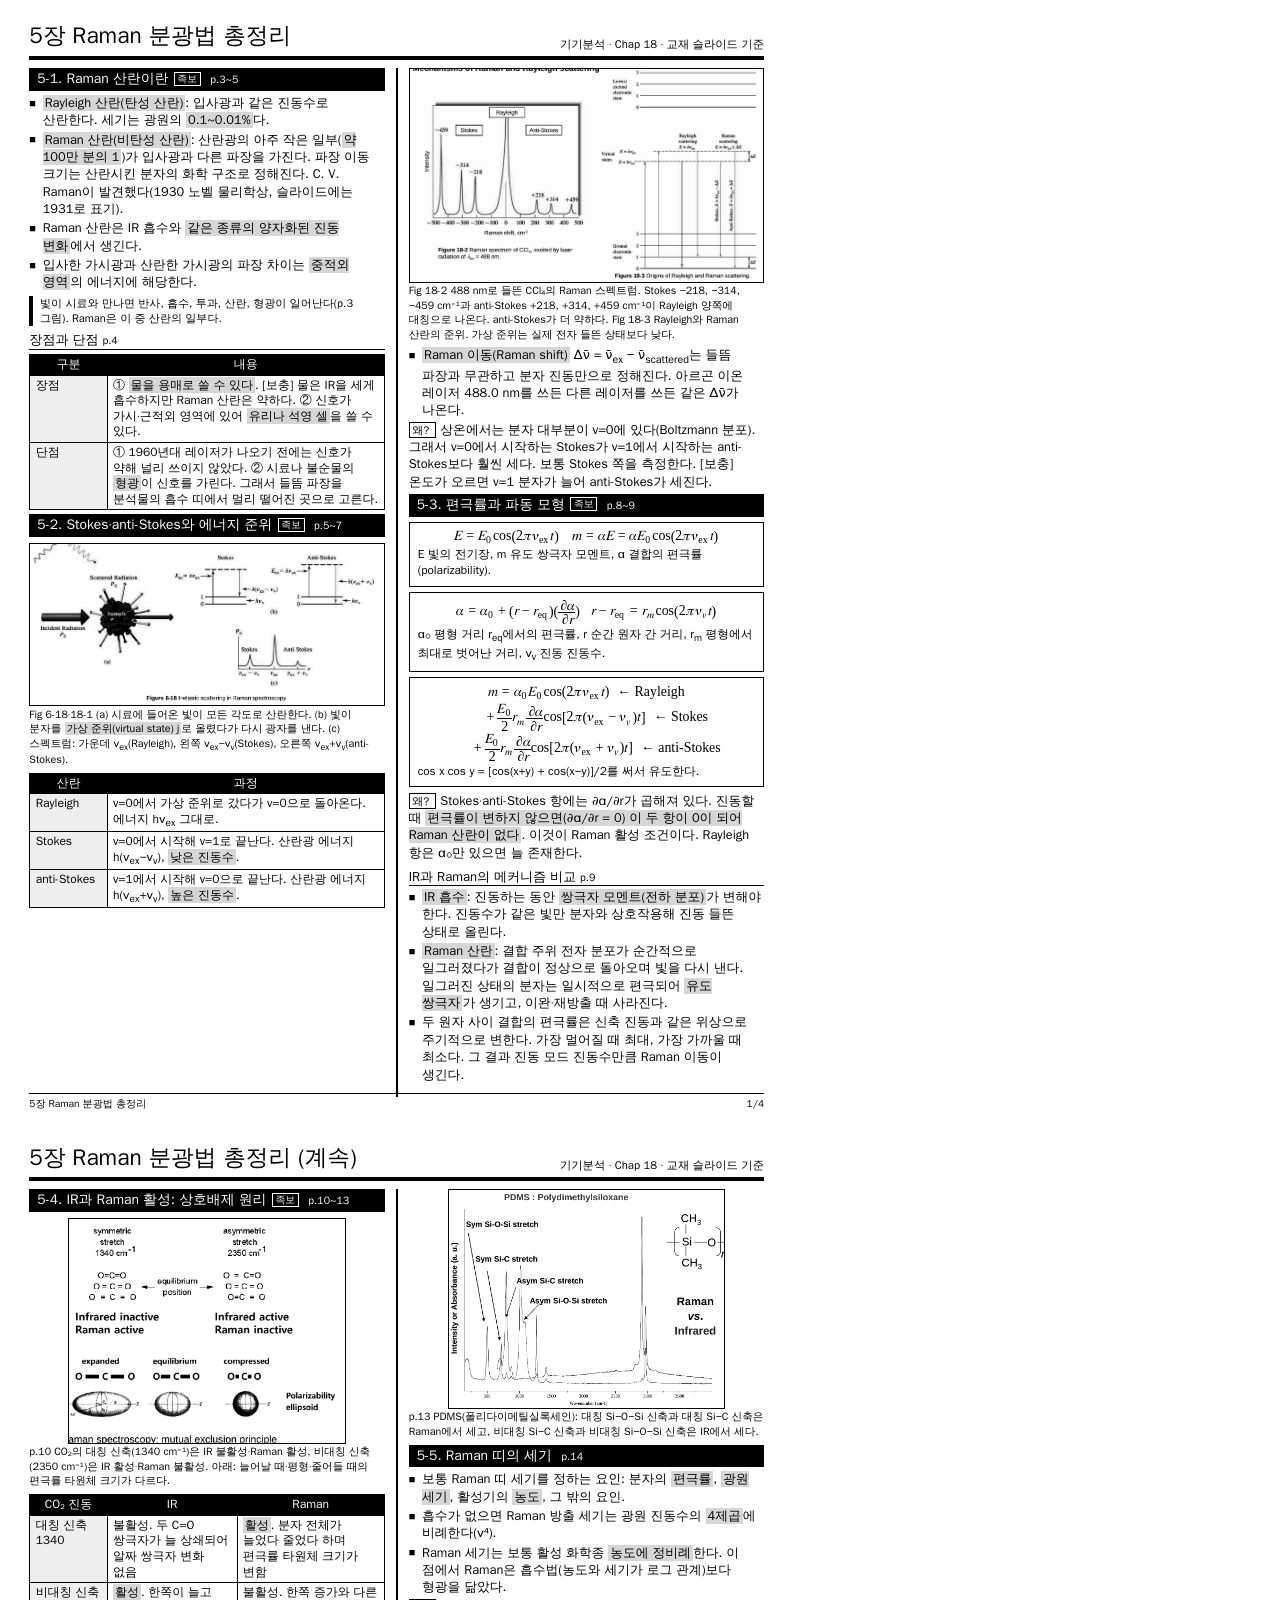
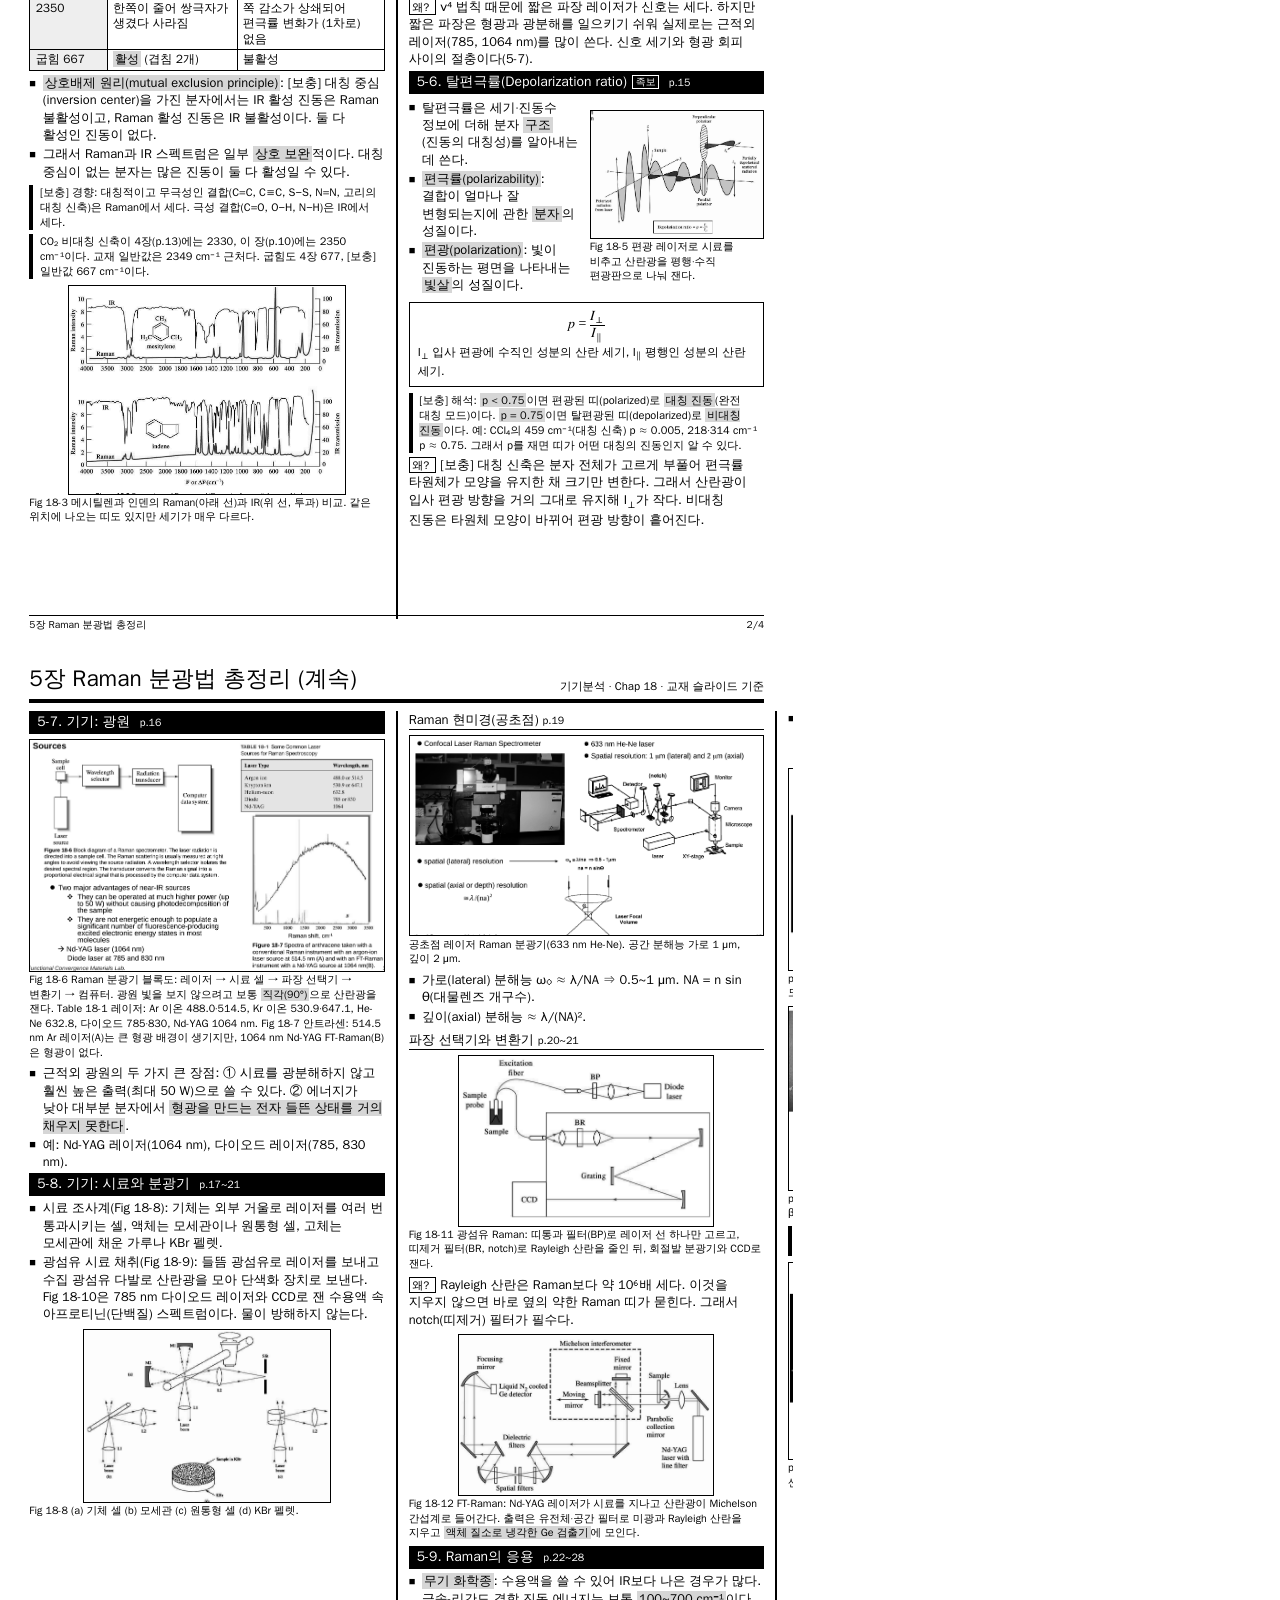
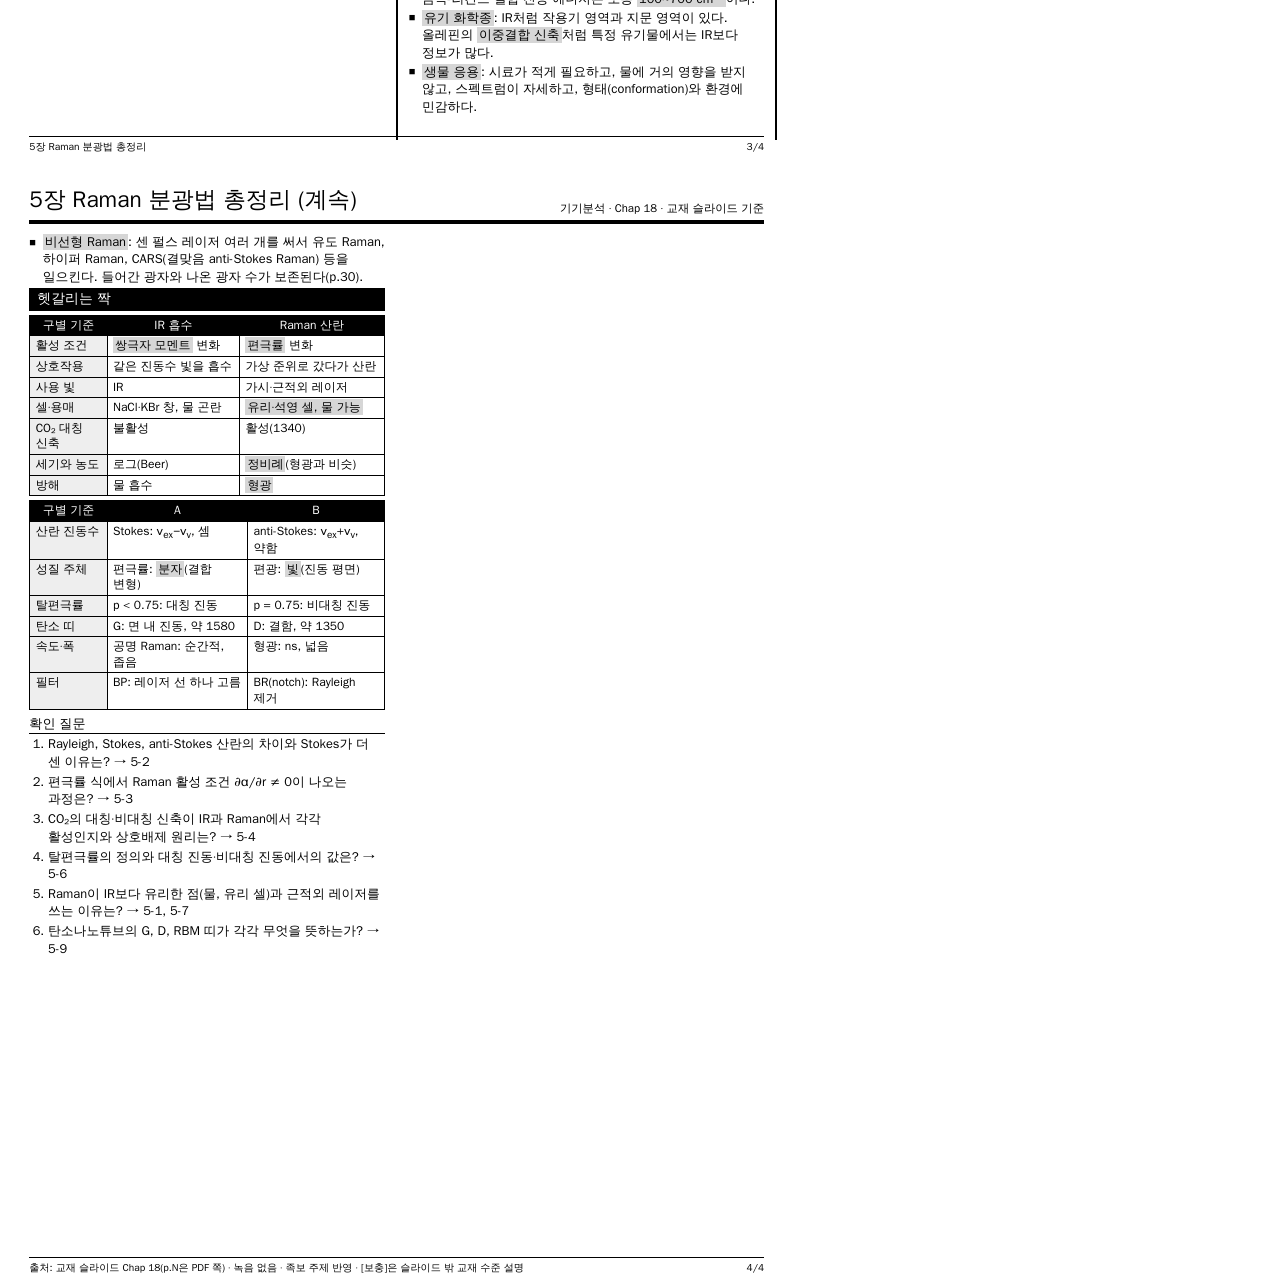
<file: instrumental-analysis/ch05.html>
<!doctype html><html lang=ko><meta charset=utf-8><title>5장 Raman 총정리</title>
<link rel=stylesheet href=style.css>
<body>
<div id=src data-title="5장 Raman 분광법 총정리" data-sub="기기분석 · Chap 18 · 교재 슬라이드 기준" data-foot="출처: 교재 슬라이드 Chap 18(p.N은 PDF 쪽) · 녹음 없음 · 족보 주제 반영 · [보충]은 슬라이드 밖 교재 수준 설명">

<div class=sec><div class=bar>5-1. Raman 산란이란<span class=jb>족보</span> <small>p.3~5</small></div>
<ul>
<li><b>Rayleigh 산란(탄성 산란)</b>: 입사광과 같은 진동수로 산란한다. 세기는 광원의 <b>0.1~0.01%</b>다.</li>
<li><b>Raman 산란(비탄성 산란)</b>: 산란광의 아주 작은 일부(<b>약 100만 분의 1</b>)가 입사광과 다른 파장을 가진다. 파장 이동 크기는 산란시킨 분자의 화학 구조로 정해진다. C. V. Raman이 발견했다(1930 노벨 물리학상, 슬라이드에는 1931로 표기).</li>
<li>Raman 산란은 IR 흡수와 <b>같은 종류의 양자화된 진동 변화</b>에서 생긴다.</li>
<li>입사한 가시광과 산란한 가시광의 파장 차이는 <b>중적외 영역</b>의 에너지에 해당한다.</li>
</ul>
<p class=note>빛이 시료와 만나면 반사, 흡수, 투과, 산란, 형광이 일어난다(p.3 그림). Raman은 이 중 산란의 일부다.</p>
<div class=sub>장점과 단점 <small>p.4</small></div>
<table><tr><th>구분</th><th>내용</th></tr>
<tr><td>장점</td><td>① <b>물을 용매로 쓸 수 있다</b>. [보충] 물은 IR을 세게 흡수하지만 Raman 산란은 약하다. ② 신호가 가시·근적외 영역에 있어 <b>유리나 석영 셀</b>을 쓸 수 있다.</td></tr>
<tr><td>단점</td><td>① 1960년대 레이저가 나오기 전에는 신호가 약해 널리 쓰이지 않았다. ② 시료나 불순물의 <b>형광</b>이 신호를 가린다. 그래서 들뜸 파장을 분석물의 흡수 띠에서 멀리 떨어진 곳으로 고른다.</td></tr></table>
</div>

<div class=sec><div class=bar>5-2. Stokes·anti-Stokes와 에너지 준위<span class=jb>족보</span> <small>p.5~7</small></div>
<div class=fig><img src="assets/ch05/inelastic.png"><small>Fig 6-18·18-1 (a) 시료에 들어온 빛이 모든 각도로 산란한다. (b) 빛이 분자를 <b>가상 준위(virtual state) j</b>로 올렸다가 다시 광자를 낸다. (c) 스펙트럼: 가운데 ν<sub>ex</sub>(Rayleigh), 왼쪽 ν<sub>ex</sub>−ν<sub>v</sub>(Stokes), 오른쪽 ν<sub>ex</sub>+ν<sub>v</sub>(anti-Stokes).</small></div>
<table><tr><th>산란</th><th>과정</th></tr>
<tr><td>Rayleigh</td><td>v=0에서 가상 준위로 갔다가 v=0으로 돌아온다. 에너지 hν<sub>ex</sub> 그대로.</td></tr>
<tr><td>Stokes</td><td>v=0에서 시작해 v=1로 끝난다. 산란광 에너지 h(ν<sub>ex</sub>−ν<sub>v</sub>), <b>낮은 진동수</b>.</td></tr>
<tr><td>anti-Stokes</td><td>v=1에서 시작해 v=0으로 끝난다. 산란광 에너지 h(ν<sub>ex</sub>+ν<sub>v</sub>), <b>높은 진동수</b>.</td></tr></table>
<div class=fig><img src="assets/ch05/ccl4.png"><small>Fig 18-2 488 nm로 들뜬 CCl₄의 Raman 스펙트럼. Stokes −218, −314, −459 cm⁻¹과 anti-Stokes +218, +314, +459 cm⁻¹이 Rayleigh 양쪽에 대칭으로 나온다. anti-Stokes가 더 약하다. Fig 18-3 Rayleigh와 Raman 산란의 준위. 가상 준위는 실제 전자 들뜬 상태보다 낮다.</small></div>
<ul>
<li><b>Raman 이동(Raman shift)</b> Δν̄ = ν̄<sub>ex</sub> − ν̄<sub>scattered</sub>는 들뜸 파장과 무관하고 분자 진동만으로 정해진다. 아르곤 이온 레이저 488.0 nm를 쓰든 다른 레이저를 쓰든 같은 Δν̄가 나온다.</li>
</ul>
<p class=why>상온에서는 분자 대부분이 v=0에 있다(Boltzmann 분포). 그래서 v=0에서 시작하는 Stokes가 v=1에서 시작하는 anti-Stokes보다 훨씬 세다. 보통 Stokes 쪽을 측정한다. [보충] 온도가 오르면 v=1 분자가 늘어 anti-Stokes가 세진다.</p>
</div>

<div class=sec><div class=bar>5-3. 편극률과 파동 모형<span class=jb>족보</span> <small>p.8~9</small></div>
<div class=box>
<math display=block><mrow><mi>E</mi><mo>=</mo><msub><mi>E</mi><mn>0</mn></msub><mi>cos</mi><mo>(</mo><mn>2</mn><mi>π</mi><msub><mi>ν</mi><mtext>ex</mtext></msub><mi>t</mi><mo>)</mo><mspace width="10pt"/><mi>m</mi><mo>=</mo><mi>α</mi><mi>E</mi><mo>=</mo><mi>α</mi><msub><mi>E</mi><mn>0</mn></msub><mi>cos</mi><mo>(</mo><mn>2</mn><mi>π</mi><msub><mi>ν</mi><mtext>ex</mtext></msub><mi>t</mi><mo>)</mo></mrow></math>
<p class=en>E 빛의 전기장, m 유도 쌍극자 모멘트, α 결합의 편극률(polarizability).</p>
</div><div class=box><math display=block><mrow><mi>α</mi><mo>=</mo><msub><mi>α</mi><mn>0</mn></msub><mo>+</mo><mo>(</mo><mi>r</mi><mo>−</mo><msub><mi>r</mi><mtext>eq</mtext></msub><mo>)</mo><mrow><mo>(</mo><mfrac><mrow><mo>∂</mo><mi>α</mi></mrow><mrow><mo>∂</mo><mi>r</mi></mrow></mfrac><mo>)</mo></mrow><mspace width="8pt"/><mi>r</mi><mo>−</mo><msub><mi>r</mi><mtext>eq</mtext></msub><mo>=</mo><msub><mi>r</mi><mi>m</mi></msub><mi>cos</mi><mo>(</mo><mn>2</mn><mi>π</mi><msub><mi>ν</mi><mi>v</mi></msub><mi>t</mi><mo>)</mo></mrow></math>
<p class=en>α₀ 평형 거리 r<sub>eq</sub>에서의 편극률, r 순간 원자 간 거리, r<sub>m</sub> 평형에서 최대로 벗어난 거리, ν<sub>v</sub> 진동 진동수.</p></div><div class=box>
<math display=block><mrow><mi>m</mi><mo>=</mo><msub><mi>α</mi><mn>0</mn></msub><msub><mi>E</mi><mn>0</mn></msub><mi>cos</mi><mo>(</mo><mn>2</mn><mi>π</mi><msub><mi>ν</mi><mtext>ex</mtext></msub><mi>t</mi><mo>)</mo><mspace width="6pt"/><mtext>← Rayleigh</mtext></mrow></math><math display=block><mrow><mspace width="14pt"/><mo>+</mo><mfrac><msub><mi>E</mi><mn>0</mn></msub><mn>2</mn></mfrac><msub><mi>r</mi><mi>m</mi></msub><mfrac><mrow><mo>∂</mo><mi>α</mi></mrow><mrow><mo>∂</mo><mi>r</mi></mrow></mfrac><mi>cos</mi><mo>[</mo><mn>2</mn><mi>π</mi><mo>(</mo><msub><mi>ν</mi><mtext>ex</mtext></msub><mo>−</mo><msub><mi>ν</mi><mi>v</mi></msub><mo>)</mo><mi>t</mi><mo>]</mo><mspace width="6pt"/><mtext>← Stokes</mtext></mrow></math><math display=block><mrow><mspace width="14pt"/><mo>+</mo><mfrac><msub><mi>E</mi><mn>0</mn></msub><mn>2</mn></mfrac><msub><mi>r</mi><mi>m</mi></msub><mfrac><mrow><mo>∂</mo><mi>α</mi></mrow><mrow><mo>∂</mo><mi>r</mi></mrow></mfrac><mi>cos</mi><mo>[</mo><mn>2</mn><mi>π</mi><mo>(</mo><msub><mi>ν</mi><mtext>ex</mtext></msub><mo>+</mo><msub><mi>ν</mi><mi>v</mi></msub><mo>)</mo><mi>t</mi><mo>]</mo><mspace width="6pt"/><mtext>← anti-Stokes</mtext></mrow></math>
<p class=en>cos x cos y = [cos(x+y) + cos(x−y)]/2를 써서 유도한다.</p></div>
<p class=why>Stokes·anti-Stokes 항에는 ∂α/∂r가 곱해져 있다. 진동할 때 <b>편극률이 변하지 않으면(∂α/∂r = 0) 이 두 항이 0이 되어 Raman 산란이 없다</b>. 이것이 Raman 활성 조건이다. Rayleigh 항은 α₀만 있으면 늘 존재한다.</p>
<div class=sub>IR과 Raman의 메커니즘 비교 <small>p.9</small></div>
<ul>
<li><b>IR 흡수</b>: 진동하는 동안 <b>쌍극자 모멘트(전하 분포)</b>가 변해야 한다. 진동수가 같은 빛만 분자와 상호작용해 진동 들뜬 상태로 올린다.</li>
<li><b>Raman 산란</b>: 결합 주위 전자 분포가 순간적으로 일그러졌다가 결합이 정상으로 돌아오며 빛을 다시 낸다. 일그러진 상태의 분자는 일시적으로 편극되어 <b>유도 쌍극자</b>가 생기고, 이완·재방출 때 사라진다.</li>
<li>두 원자 사이 결합의 편극률은 신축 진동과 같은 위상으로 주기적으로 변한다. 가장 멀어질 때 최대, 가장 가까울 때 최소다. 그 결과 진동 모드 진동수만큼 Raman 이동이 생긴다.</li>
</ul>
</div>

<div class=sec><div class=bar>5-4. IR과 Raman 활성: 상호배제 원리<span class=jb>족보</span> <small>p.10~13</small></div>
<div class=fig><img src="assets/ch05/co2_polar.png" style="width:78%"><small>p.10 CO₂의 대칭 신축(1340 cm⁻¹)은 IR 불활성·Raman 활성, 비대칭 신축(2350 cm⁻¹)은 IR 활성·Raman 불활성. 아래: 늘어날 때·평형·줄어들 때의 편극률 타원체 크기가 다르다.</small></div>
<table><tr><th>CO₂ 진동</th><th>IR</th><th>Raman</th></tr>
<tr><td>대칭 신축 1340</td><td>불활성. 두 C=O 쌍극자가 늘 상쇄되어 알짜 쌍극자 변화 없음</td><td><b>활성</b>. 분자 전체가 늘었다 줄었다 하며 편극률 타원체 크기가 변함</td></tr>
<tr><td>비대칭 신축 2350</td><td><b>활성</b>. 한쪽이 늘고 한쪽이 줄어 쌍극자가 생겼다 사라짐</td><td>불활성. 한쪽 증가와 다른 쪽 감소가 상쇄되어 편극률 변화가 (1차로) 없음</td></tr>
<tr><td>굽힘 667</td><td><b>활성</b> (겹침 2개)</td><td>불활성</td></tr></table>
<ul>
<li><b>상호배제 원리(mutual exclusion principle)</b>: [보충] 대칭 중심(inversion center)을 가진 분자에서는 IR 활성 진동은 Raman 불활성이고, Raman 활성 진동은 IR 불활성이다. 둘 다 활성인 진동이 없다.</li>
<li>그래서 Raman과 IR 스펙트럼은 일부 <b>상호 보완</b>적이다. 대칭 중심이 없는 분자는 많은 진동이 둘 다 활성일 수 있다.</li>
</ul>
<p class=note>[보충] 경향: 대칭적이고 무극성인 결합(C=C, C≡C, S−S, N=N, 고리의 대칭 신축)은 Raman에서 세다. 극성 결합(C=O, O−H, N−H)은 IR에서 세다.</p>
<p class=note>CO₂ 비대칭 신축이 4장(p.13)에는 2330, 이 장(p.10)에는 2350 cm⁻¹이다. 교재 일반값은 2349 cm⁻¹ 근처다. 굽힘도 4장 677, [보충] 일반값 667 cm⁻¹이다.</p>
<div class=fig><img src="assets/ch05/mesitylene.png" style="width:78%"><small>Fig 18-3 메시틸렌과 인덴의 Raman(아래 선)과 IR(위 선, 투과) 비교. 같은 위치에 나오는 띠도 있지만 세기가 매우 다르다.</small></div>
<div class=fig><img src="assets/ch05/pdms.png" style="width:78%"><small>p.13 PDMS(폴리다이메틸실록세인): 대칭 Si−O−Si 신축과 대칭 Si−C 신축은 Raman에서 세고, 비대칭 Si−C 신축과 비대칭 Si−O−Si 신축은 IR에서 세다.</small></div>
</div>

<div class=sec><div class=bar>5-5. Raman 띠의 세기 <small>p.14</small></div>
<ul>
<li>보통 Raman 띠 세기를 정하는 요인: 분자의 <b>편극률</b>, <b>광원 세기</b>, 활성기의 <b>농도</b>, 그 밖의 요인.</li>
<li>흡수가 없으면 Raman 방출 세기는 광원 진동수의 <b>4제곱</b>에 비례한다(ν⁴).</li>
<li>Raman 세기는 보통 활성 화학종 <b>농도에 정비례</b>한다. 이 점에서 Raman은 흡수법(농도와 세기가 로그 관계)보다 형광을 닮았다.</li>
</ul>
<p class=why>ν⁴ 법칙 때문에 짧은 파장 레이저가 신호는 세다. 하지만 짧은 파장은 형광과 광분해를 일으키기 쉬워 실제로는 근적외 레이저(785, 1064 nm)를 많이 쓴다. 신호 세기와 형광 회피 사이의 절충이다(5-7).</p>
</div>

<div class=sec><div class=bar>5-6. 탈편극률(Depolarization ratio)<span class=jb>족보</span> <small>p.15</small></div>
<div class=two style="align-items:center">
<div><ul>
<li>탈편극률은 세기·진동수 정보에 더해 분자 <b>구조</b>(진동의 대칭성)를 알아내는 데 쓴다.</li>
<li><b>편극률(polarizability)</b>: 결합이 얼마나 잘 변형되는지에 관한 <b>분자</b>의 성질이다.</li>
<li><b>편광(polarization)</b>: 빛이 진동하는 평면을 나타내는 <b>빛살</b>의 성질이다.</li>
</ul></div>
<div class=fig style="margin:0"><img src="assets/ch05/depol.png"><small>Fig 18-5 편광 레이저로 시료를 비추고 산란광을 평행·수직 편광판으로 나눠 잰다.</small></div></div>
<div class=box><math display=block><mrow><mi>p</mi><mo>=</mo><mfrac><msub><mi>I</mi><mo>⊥</mo></msub><msub><mi>I</mi><mo>∥</mo></msub></mfrac></mrow></math>
<p class=en>I<sub>⊥</sub> 입사 편광에 수직인 성분의 산란 세기, I<sub>∥</sub> 평행인 성분의 산란 세기.</p></div>
<p class=note>[보충] 해석: <b>p &lt; 0.75</b>이면 편광된 띠(polarized)로 <b>대칭 진동</b>(완전 대칭 모드)이다. <b>p = 0.75</b>이면 탈편광된 띠(depolarized)로 <b>비대칭 진동</b>이다. 예: CCl₄의 459 cm⁻¹(대칭 신축) p ≈ 0.005, 218·314 cm⁻¹ p ≈ 0.75. 그래서 p를 재면 띠가 어떤 대칭의 진동인지 알 수 있다.</p>
<p class=why>[보충] 대칭 신축은 분자 전체가 고르게 부풀어 편극률 타원체가 모양을 유지한 채 크기만 변한다. 그래서 산란광이 입사 편광 방향을 거의 그대로 유지해 I<sub>⊥</sub>가 작다. 비대칭 진동은 타원체 모양이 바뀌어 편광 방향이 흩어진다.</p>
</div>

<div class=sec><div class=bar>5-7. 기기: 광원 <small>p.16</small></div>
<div class=fig><img src="assets/ch05/raman_source.png"><small>Fig 18-6 Raman 분광기 블록도: 레이저 → 시료 셀 → 파장 선택기 → 변환기 → 컴퓨터. 광원 빛을 보지 않으려고 보통 <b>직각(90°)</b>으로 산란광을 잰다. Table 18-1 레이저: Ar 이온 488.0·514.5, Kr 이온 530.9·647.1, He-Ne 632.8, 다이오드 785·830, Nd-YAG 1064 nm. Fig 18-7 안트라센: 514.5 nm Ar 레이저(A)는 큰 형광 배경이 생기지만, 1064 nm Nd-YAG FT-Raman(B)은 형광이 없다.</small></div>
<ul>
<li>근적외 광원의 두 가지 큰 장점:
 ① 시료를 광분해하지 않고 훨씬 높은 출력(최대 50 W)으로 쓸 수 있다.
 ② 에너지가 낮아 대부분 분자에서 <b>형광을 만드는 전자 들뜬 상태를 거의 채우지 못한다</b>.</li>
<li>예: Nd-YAG 레이저(1064 nm), 다이오드 레이저(785, 830 nm).</li>
</ul>
</div>

<div class=sec><div class=bar>5-8. 기기: 시료와 분광기 <small>p.17~21</small></div>
<ul>
<li>시료 조사계(Fig 18-8): 기체는 외부 거울로 레이저를 여러 번 통과시키는 셀, 액체는 모세관이나 원통형 셀, 고체는 모세관에 채운 가루나 KBr 펠렛.</li>
<li>광섬유 시료 채취(Fig 18-9): 들뜸 광섬유로 레이저를 보내고 수집 광섬유 다발로 산란광을 모아 단색화 장치로 보낸다. Fig 18-10은 785 nm 다이오드 레이저와 CCD로 잰 수용액 속 아프로티닌(단백질) 스펙트럼이다. 물이 방해하지 않는다.</li>
</ul>
<div class=fig><img src="assets/ch05/illumination.png" style="width:70%"><small>Fig 18-8 (a) 기체 셀 (b) 모세관 (c) 원통형 셀 (d) KBr 펠렛.</small></div>
<div class=sub>Raman 현미경(공초점) <small>p.19</small></div>
<div class=fig><img src="assets/ch05/confocal.png"><small>공초점 레이저 Raman 분광기(633 nm He-Ne). 공간 분해능 가로 1 μm, 깊이 2 μm.</small></div>
<ul>
<li>가로(lateral) 분해능 ω₀ ≈ λ/NA ⇒ 0.5~1 μm. NA = n sin θ(대물렌즈 개구수).</li>
<li>깊이(axial) 분해능 ≈ λ/(NA)².</li>
</ul>
<div class=sub>파장 선택기와 변환기 <small>p.20~21</small></div>
<div class=fig><img src="assets/ch05/fiber_raman.png" style="width:72%"><small>Fig 18-11 광섬유 Raman: 띠통과 필터(BP)로 레이저 선 하나만 고르고, 띠제거 필터(BR, notch)로 Rayleigh 산란을 줄인 뒤, 회절발 분광기와 CCD로 잰다.</small></div>
<p class=why>Rayleigh 산란은 Raman보다 약 10⁶배 세다. 이것을 지우지 않으면 바로 옆의 약한 Raman 띠가 묻힌다. 그래서 notch(띠제거) 필터가 필수다.</p>
<div class=fig><img src="assets/ch05/ft_raman.png" style="width:72%"><small>Fig 18-12 FT-Raman: Nd-YAG 레이저가 시료를 지나고 산란광이 Michelson 간섭계로 들어간다. 출력은 유전체·공간 필터로 미광과 Rayleigh 산란을 지우고 <b>액체 질소로 냉각한 Ge 검출기</b>에 모인다.</small></div>
</div>

<div class=sec><div class=bar>5-9. Raman의 응용 <small>p.22~28</small></div>
<ul>
<li><b>무기 화학종</b>: 수용액을 쓸 수 있어 IR보다 나은 경우가 많다. 금속-리간드 결합 진동 에너지는 보통 <b>100~700 cm⁻¹</b>이다.</li>
<li><b>유기 화학종</b>: IR처럼 작용기 영역과 지문 영역이 있다. 올레핀의 <b>이중결합 신축</b>처럼 특정 유기물에서는 IR보다 정보가 많다.</li>
<li><b>생물 응용</b>: 시료가 적게 필요하고, 물에 거의 영향을 받지 않고, 스펙트럼이 자세하고, 형태(conformation)와 환경에 민감하다.</li>
<li><b>정량 응용</b>: 스펙트럼이 IR보다 덜 복잡하다(띠가 적다). 시료 속 소량의 물에 방해받지 않는다. 표면 영역의 이미지를 얻을 수 있다.</li>
</ul>
<div class=fig><img src="assets/ch05/blend.png"><small>p.23 상분리 고분자 블렌드(PHMA/PPG/아크릴 = 36/36/29): 매트릭스와 도메인의 Raman 스펙트럼을 각 성분과 비교해 조성을 분석한다.</small></div>
<div class=fig><img src="assets/ch05/silk.png"><small>p.24 누에 비단샘: 뒤쪽(등방성) → 가운데(Silk-I) → 앞쪽(액정) → 실(Silk-II, β-sheet)로 갈수록 구조 변화가 Raman 띠로 보인다.</small></div>
<p class=note>p.25 PTT 섬유 구조 분석: 편광 Raman으로 C=O 신축 띠(1720 cm⁻¹ 근처)를 나눠 사슬 배향 분포 함수를 구한다.</p>
<div class=fig><img src="assets/ch05/carbon.png"><small>p.26 탄소 동소체: (A) 고배향 흑연 1582 cm⁻¹ 하나(단결정 흑연의 유일한 센 띠) (B) 다결정 흑연 (C) 유리질 탄소 (D) 다이아몬드 막 1332 cm⁻¹.</small></div>
<div class=fig><img src="assets/ch05/cnt.png"><small>p.27 단일벽 탄소나노튜브(SWNT): RBM(185, 303 cm⁻¹), D 띠, G 띠. 오른쪽은 AFM 탐침으로 당긴 나노튜브의 G·D 띠가 변형에 따라 낮은 파수로 이동하는 모습.</small></div>
<table><tr><th>띠</th><th>뜻</th></tr>
<tr><td>G band</td><td>면 내(in-plane) 진동 모드. 약 1580 cm⁻¹.</td></tr>
<tr><td>D band</td><td>무질서 유도 모드. 비정질 탄소 불순물과 그래핀 구조 결함에서 생긴다. 약 1350 cm⁻¹. [보충] D/G 세기비가 결함 정도의 지표다.</td></tr>
<tr><td>RBM</td><td>방사 호흡 모드. 튜브가 숨 쉬듯 탄소 원자가 반지름 방향으로 진동한다. d = 248/ω<sub>RBM</sub>(d 지름 nm, ω<sub>RBM</sub> cm⁻¹)으로 지름을 구한다.</td></tr></table>
<div class=fig><img src="assets/ch05/triazine.png" style="width:66%"><small>p.28 PT 수지 경화: Raman(A, B)과 IR(C, D). 경화가 진행되면 OCN 띠가 줄고, 트라이아진 고리의 대칭 N−C 신축(호흡 모드) <b>985 cm⁻¹</b>가 Raman에 새로 나타난다.</small></div>
</div>

<div class=sec><div class=bar>5-10. 다른 Raman 분광법 <small>p.29~30</small></div>
<div class=two style="align-items:center">
<div><ul>
<li><b>공명 Raman(resonance Raman)</b>: 들뜸 파장을 분석물의 전자 흡수 띠에 맞춘다. 들뜬 전자가 곧바로 바닥 전자 상태의 진동 준위로 이완하며 Stokes 광자를 낸다. 거의 순간적이고 띠가 매우 좁다. [보충] 발색단 근처 진동의 세기가 10²~10⁶배 커져 낮은 농도도 잰다.</li>
<li>형광과 차이: 형광은 들뜬 전자 상태의 가장 낮은 진동 준위로 먼저 이완한 뒤 방출한다. ns 단위로 걸리고, 여러 진동 상태 때문에 띠가 넓다.</li>
</ul></div>
<div class=fig style="margin:0"><img src="assets/ch05/resonance.png"><small>Fig 18-13 (a) 공명 Raman (b) 형광. 물결 화살표는 비복사 이완.</small></div></div>
<div class=fig><img src="assets/ch05/sers.png" style="width:72%"><small>SERS: 금속 나노입자 표면 근처에서 전기장이 크게 강해진다. (a) 보통 Raman (b) 귀금속 기판에 흡착한 피리딘의 표면 증강 Raman.</small></div>
<ul>
<li><b>표면 증강 Raman(SERS)</b>: 은, 금 같은 거친 귀금속 표면이나 콜로이드에 흡착한 분자의 Raman 신호가 매우 커진다. [보충] 금속 표면 플라스몬이 국소 전기장을 키우는 효과가 주된 원인이며 신호가 10³~10⁶배 이상 커진다.</li>
<li><b>비선형 Raman</b>: 센 펄스 레이저 여러 개를 써서 유도 Raman, 하이퍼 Raman, CARS(결맞음 anti-Stokes Raman) 등을 일으킨다. 들어간 광자와 나온 광자 수가 보존된다(p.30).</li>
</ul>
</div>

<div class=sec><div class=bar>헷갈리는 짝</div>
<table>
<tr><th>구별 기준</th><th>IR 흡수</th><th>Raman 산란</th></tr>
<tr><td>활성 조건</td><td><b>쌍극자 모멘트</b> 변화</td><td><b>편극률</b> 변화</td></tr>
<tr><td>상호작용</td><td>같은 진동수 빛을 흡수</td><td>가상 준위로 갔다가 산란</td></tr>
<tr><td>사용 빛</td><td>IR</td><td>가시·근적외 레이저</td></tr>
<tr><td>셀·용매</td><td>NaCl·KBr 창, 물 곤란</td><td><b>유리·석영 셀, 물 가능</b></td></tr>
<tr><td>CO₂ 대칭 신축</td><td>불활성</td><td>활성(1340)</td></tr>
<tr><td>세기와 농도</td><td>로그(Beer)</td><td><b>정비례</b>(형광과 비슷)</td></tr>
<tr><td>방해</td><td>물 흡수</td><td><b>형광</b></td></tr>
</table>
<table>
<tr><th>구별 기준</th><th>A</th><th>B</th></tr>
<tr><td>산란 진동수</td><td>Stokes: ν<sub>ex</sub>−ν<sub>v</sub>, 셈</td><td>anti-Stokes: ν<sub>ex</sub>+ν<sub>v</sub>, 약함</td></tr>
<tr><td>성질 주체</td><td>편극률: <b>분자</b>(결합 변형)</td><td>편광: <b>빛</b>(진동 평면)</td></tr>
<tr><td>탈편극률</td><td>p &lt; 0.75: 대칭 진동</td><td>p = 0.75: 비대칭 진동</td></tr>
<tr><td>탄소 띠</td><td>G: 면 내 진동, 약 1580</td><td>D: 결함, 약 1350</td></tr>
<tr><td>속도·폭</td><td>공명 Raman: 순간적, 좁음</td><td>형광: ns, 넓음</td></tr>
<tr><td>필터</td><td>BP: 레이저 선 하나 고름</td><td>BR(notch): Rayleigh 제거</td></tr>
</table></div>

<div class=sec><div class=sub>확인 질문</div>
<ol class=q>
<li>Rayleigh, Stokes, anti-Stokes 산란의 차이와 Stokes가 더 센 이유는? → 5-2</li>
<li>편극률 식에서 Raman 활성 조건 ∂α/∂r ≠ 0이 나오는 과정은? → 5-3</li>
<li>CO₂의 대칭·비대칭 신축이 IR과 Raman에서 각각 활성인지와 상호배제 원리는? → 5-4</li>
<li>탈편극률의 정의와 대칭 진동·비대칭 진동에서의 값은? → 5-6</li>
<li>Raman이 IR보다 유리한 점(물, 유리 셀)과 근적외 레이저를 쓰는 이유는? → 5-1, 5-7</li>
<li>탄소나노튜브의 G, D, RBM 띠가 각각 무엇을 뜻하는가? → 5-9</li>
</ol></div>

</div>
<script src=paginate.js></script>
</body></html>
</file>
